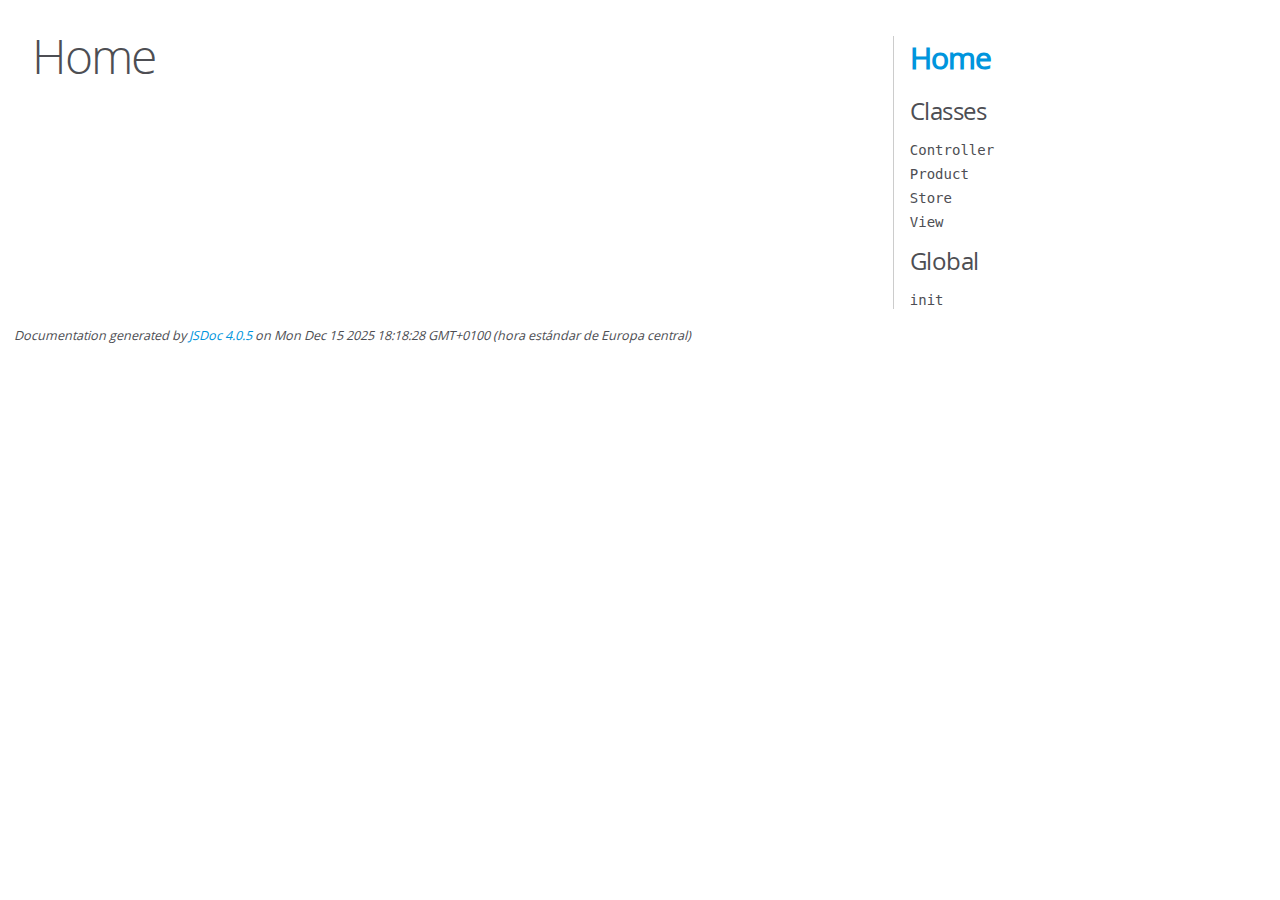
<file: docs/index.html>
<!DOCTYPE html>
<html lang="en">
<head>
    <meta charset="utf-8">
    <title>JSDoc: Home</title>

    <script src="scripts/prettify/prettify.js"> </script>
    <script src="scripts/prettify/lang-css.js"> </script>
    <!--[if lt IE 9]>
      <script src="//html5shiv.googlecode.com/svn/trunk/html5.js"></script>
    <![endif]-->
    <link type="text/css" rel="stylesheet" href="styles/prettify-tomorrow.css">
    <link type="text/css" rel="stylesheet" href="styles/jsdoc-default.css">
</head>

<body>

<div id="main">

    <h1 class="page-title">Home</h1>

    



    


    <h3> </h3>










    









</div>

<nav>
    <h2><a href="index.html">Home</a></h2><h3>Classes</h3><ul><li><a href="Controller.html">Controller</a></li><li><a href="Product.html">Product</a></li><li><a href="Store_Store.html">Store</a></li><li><a href="View.html">View</a></li></ul><h3>Global</h3><ul><li><a href="global.html#init">init</a></li></ul>
</nav>

<br class="clear">

<footer>
    Documentation generated by <a href="https://github.com/jsdoc/jsdoc">JSDoc 4.0.5</a> on Mon Dec 15 2025 18:18:28 GMT+0100 (hora estándar de Europa central)
</footer>

<script> prettyPrint(); </script>
<script src="scripts/linenumber.js"> </script>
</body>
</html>
</file>
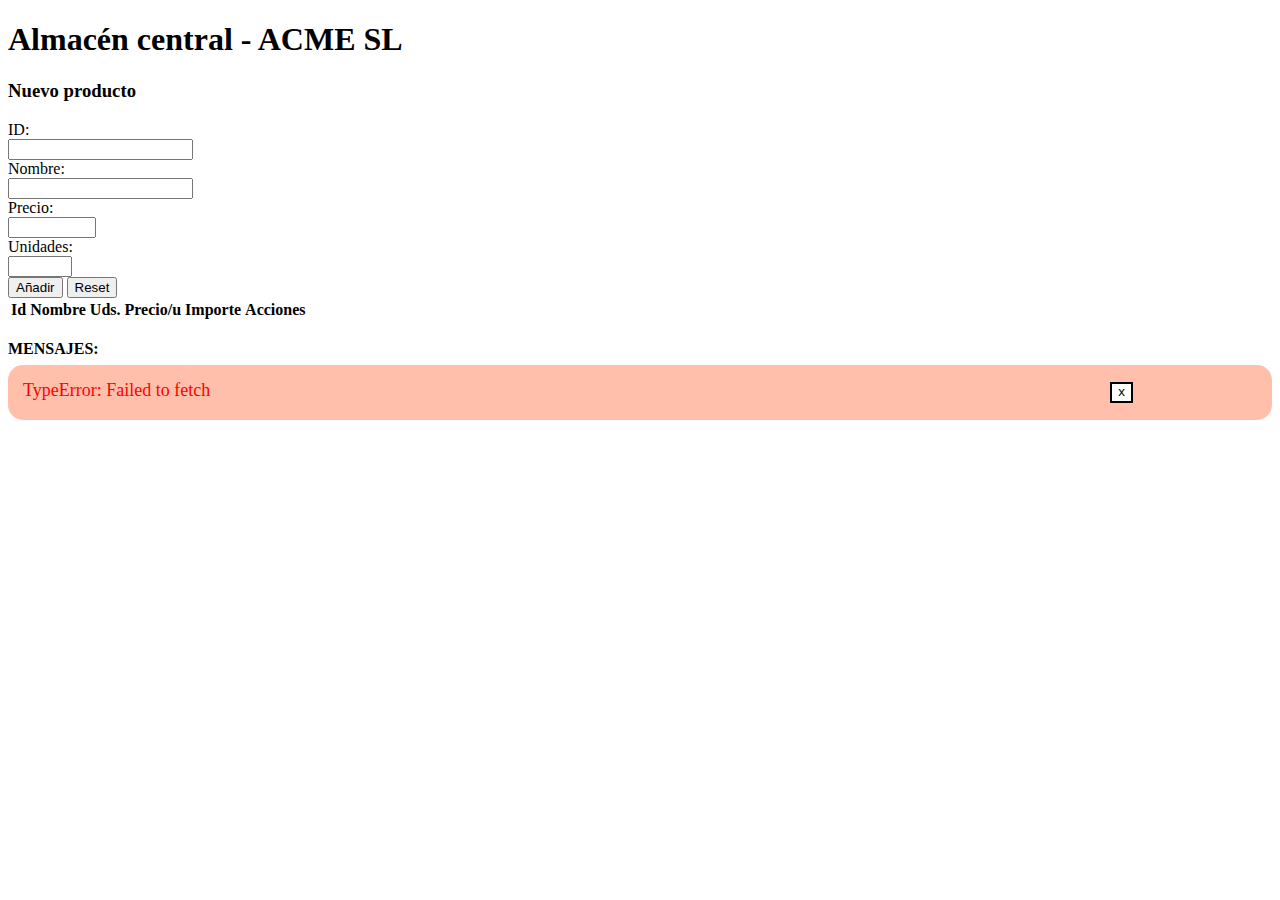
<file: src/index.html>
<!DOCTYPE html>
<html lang="en">
<head>
    <meta charset="UTF-8">
    <meta name="viewport" content="width=device-width, initial-scale=1.0">
    <title>Document</title>
    <link href="https://cdn.jsdelivr.net/npm/bootstrap@5.3.8/dist/css/bootstrap.min.css" rel="stylesheet" integrity="sha384-sRIl4kxILFvY47J16cr9ZwB07vP4J8+LH7qKQnuqkuIAvNWLzeN8tE5YBujZqJLB" crossorigin="anonymous">
    <link rel="stylesheet" href="https://cdn.jsdelivr.net/npm/bootstrap-icons@1.13.1/font/bootstrap-icons.min.css">
    <link href="css/style.css" rel="stylesheet">
</head>
<body>
    
    <div class="container">
        <h1>Almacén central - ACME SL</h1>
        
        <div class="col">
            <form id="newprod" class="border border-1 border-black p-2">
                <h3>Nuevo producto</h3>
                <label class="form-label" for="id">ID:</label><br><input type="text" id="id" class="form-control" pattern="^[A-Z]{3}-[0-9]{4}$" required><br>
                <label class="form-label" for="name">Nombre:</label><br><input type="text" id="name" class="form-control" minlength="5" maxlength="25" required><br>
                <label class="form-label" for="price">Precio:</label><br><input type="number" id="price" class="form-control" step="0.01" min="0.01" max="999.99" required><br>
                <label name="uds" class="form-label" for="units">Unidades:</label><br><input type="number" id="units" min="0" max="100" class="form-control"><br>
                <input type="submit" class="btn btn-primary" value="Añadir"></input>
                <input type="reset" class="btn btn-secondary" value="Reset"></input>
            </form>
        </div>
        

        <div class="row">
            <table class="table table-light table-striped table-hover" id="table">
                <thead class="table-dark">
                    <th>Id</th>
                    <th>Nombre</th>
                    <th>Uds.</th>
                    <th>Precio/u</th>
                    <th>Importe</th>
                    <th>Acciones</th>
                </thead>
                <tbody>
                    
                </tbody>
            </table>
        </div>
        <div id="total">
        </div>
        <br>
        <div id="messages">
            <strong>MENSAJES:</strong>
        </div>
    </div>
    
    <script src="https://cdn.jsdelivr.net/npm/bootstrap@5.3.8/dist/js/bootstrap.bundle.min.js" integrity="sha384-FKyoEForCGlyvwx9Hj09JcYn3nv7wiPVlz7YYwJrWVcXK/BmnVDxM+D2scQbITxI" crossorigin="anonymous"></script>
    
    <script src="index.js" type="module"></script>
</body>
</html>
</file>
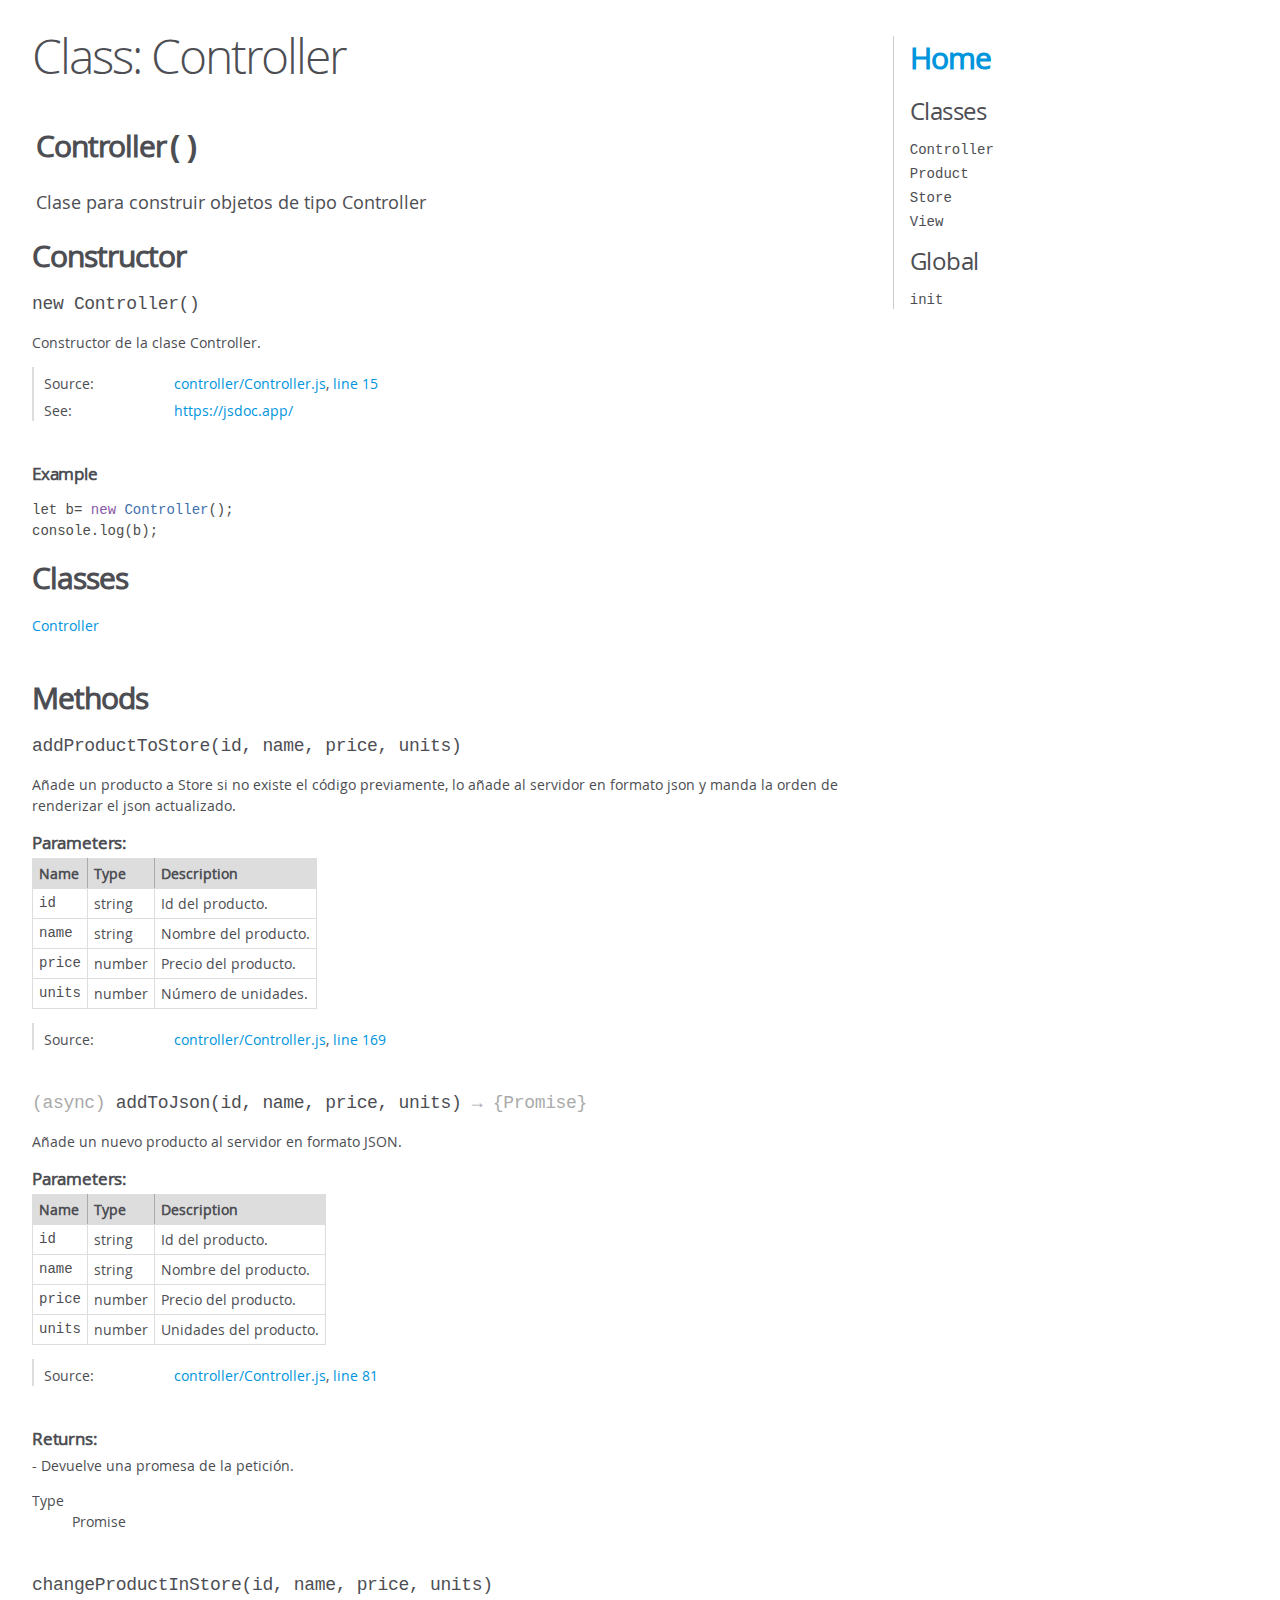
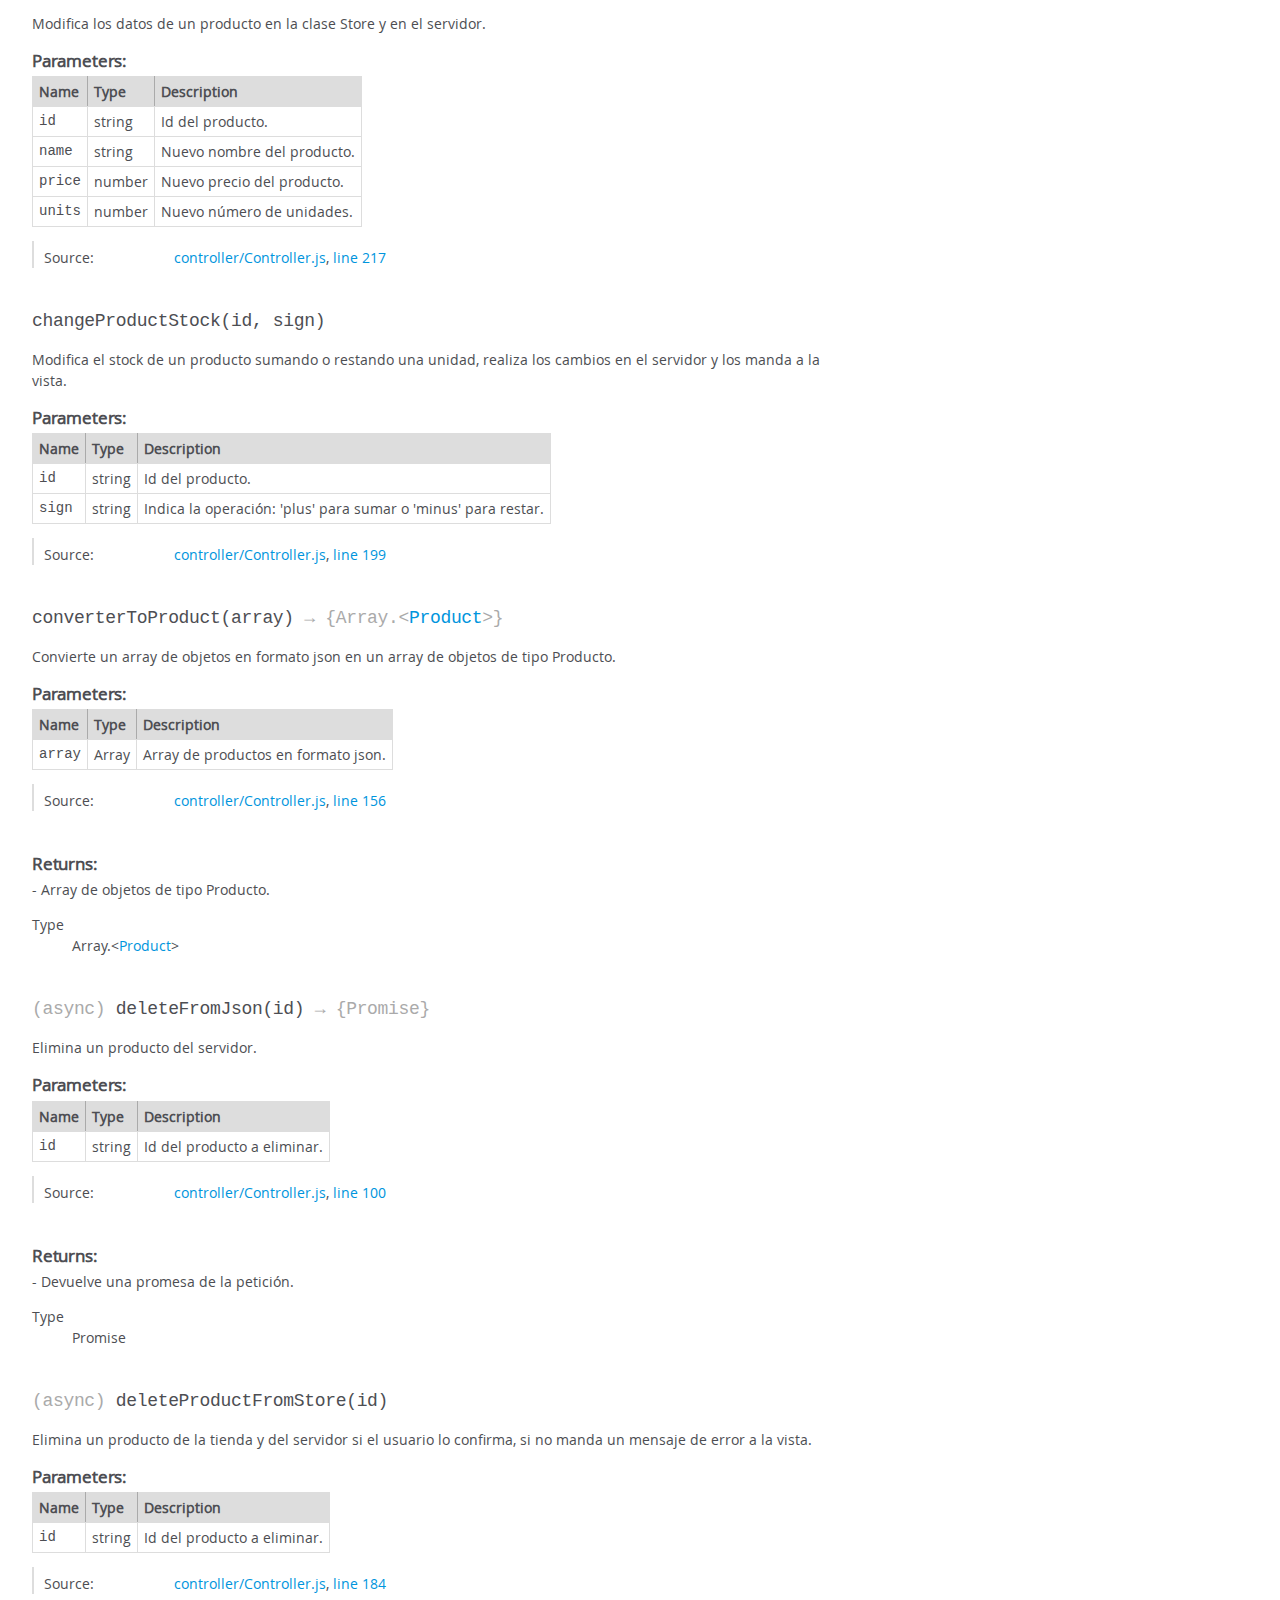
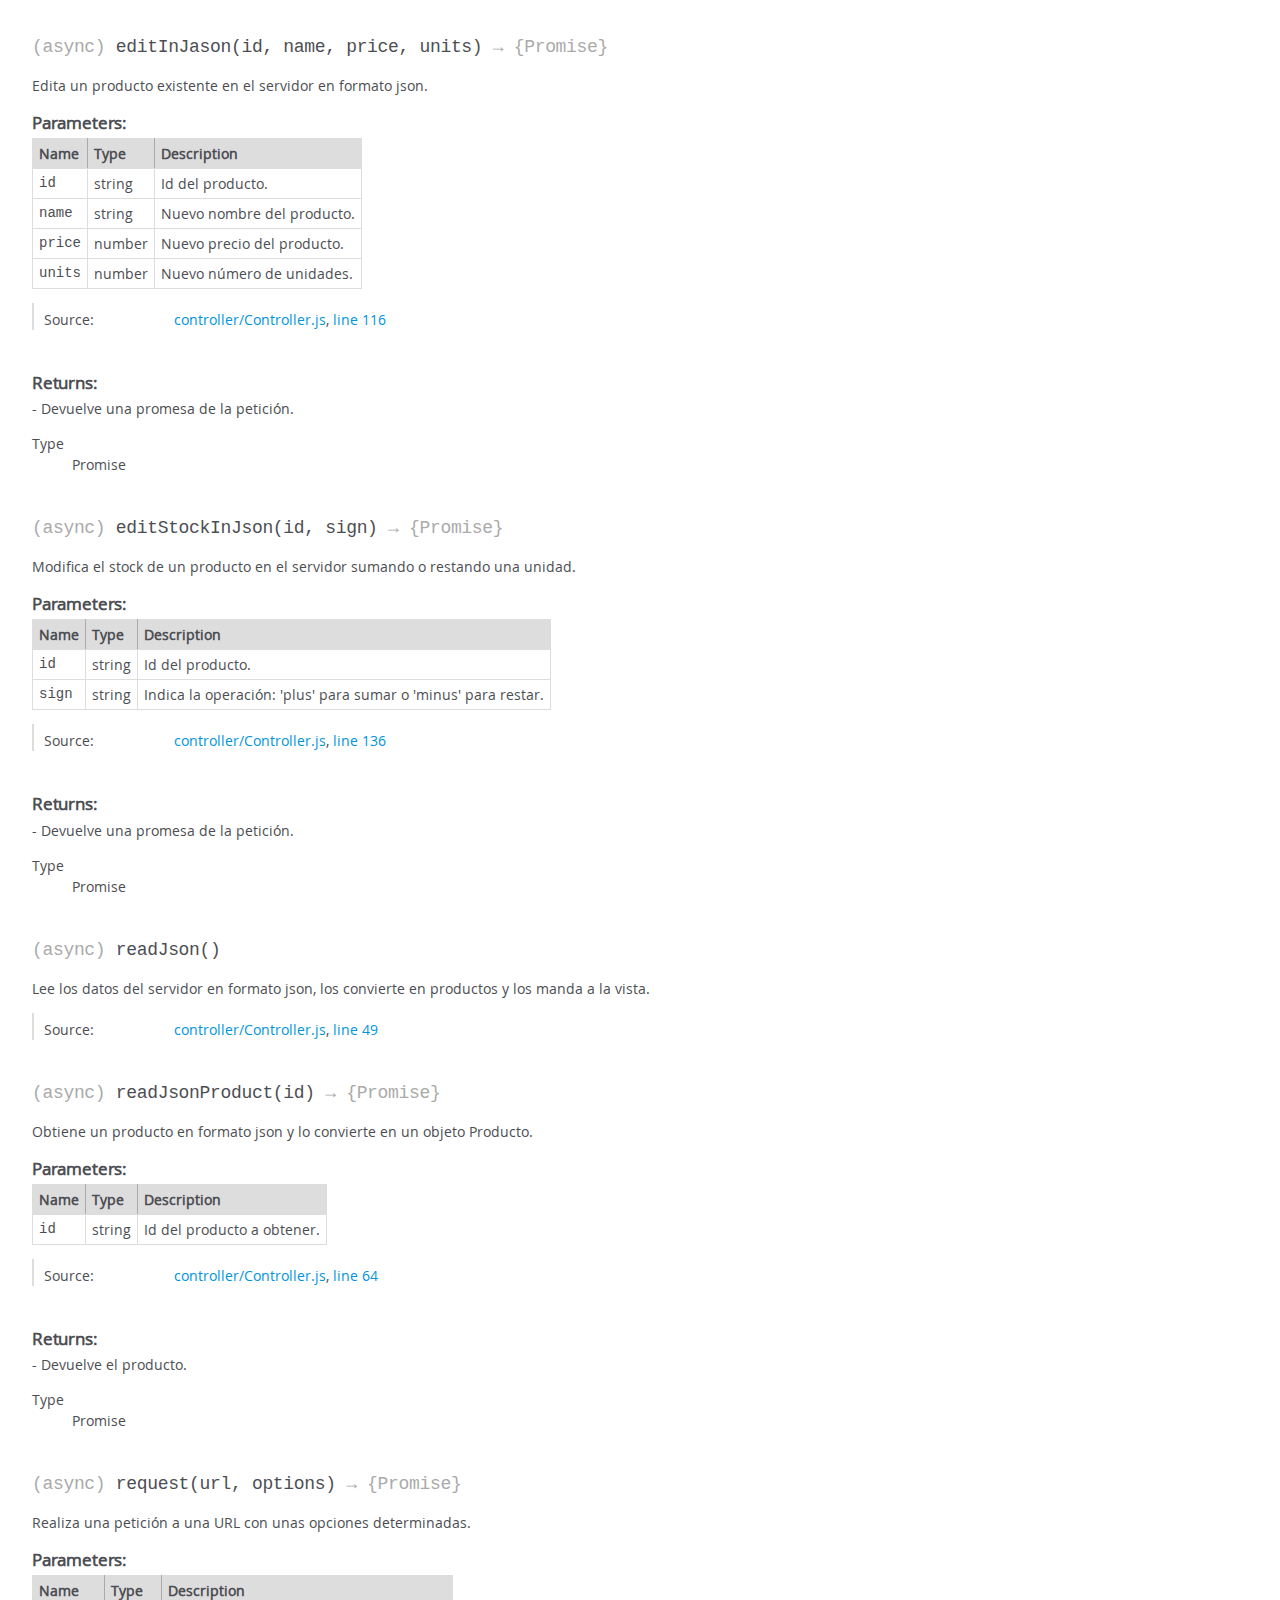
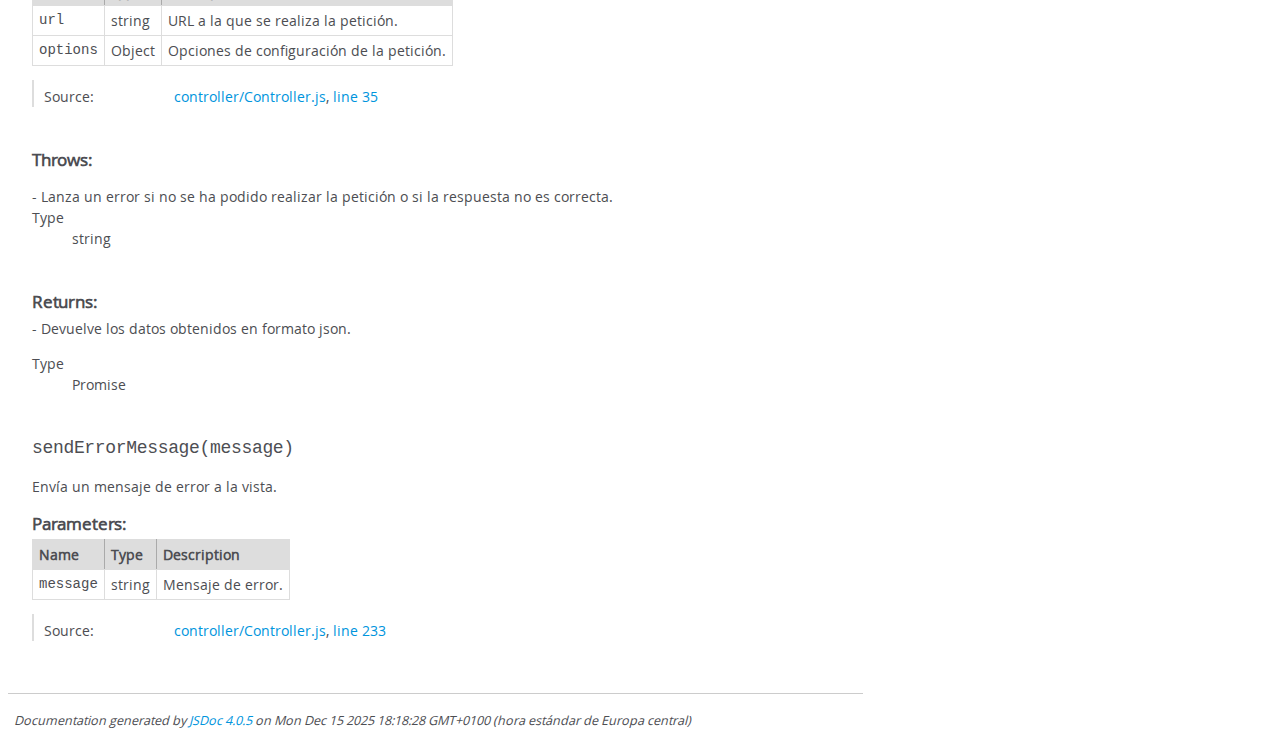
<file: docs/Controller.html>
<!DOCTYPE html>
<html lang="en">
<head>
    <meta charset="utf-8">
    <title>JSDoc: Class: Controller</title>

    <script src="scripts/prettify/prettify.js"> </script>
    <script src="scripts/prettify/lang-css.js"> </script>
    <!--[if lt IE 9]>
      <script src="//html5shiv.googlecode.com/svn/trunk/html5.js"></script>
    <![endif]-->
    <link type="text/css" rel="stylesheet" href="styles/prettify-tomorrow.css">
    <link type="text/css" rel="stylesheet" href="styles/jsdoc-default.css">
</head>

<body>

<div id="main">

    <h1 class="page-title">Class: Controller</h1>

    




<section>

<header>
    
        <h2><span class="attribs"><span class="type-signature"></span></span>Controller<span class="signature">()</span><span class="type-signature"></span></h2>
        
            <div class="class-description">Clase para construir objetos de tipo Controller</div>
        
    
</header>

<article>
    <div class="container-overview">
    
        

    
    <h2>Constructor</h2>
    

    
    <h4 class="name" id="Controller"><span class="type-signature"></span>new Controller<span class="signature">()</span><span class="type-signature"></span></h4>
    

    



<div class="description">
    Constructor de la clase Controller.
</div>













<dl class="details">

    

    

    

    

    

    

    

    

    

    

    

    

    
    <dt class="tag-source">Source:</dt>
    <dd class="tag-source"><ul class="dummy"><li>
        <a href="controller_Controller.js.html">controller/Controller.js</a>, <a href="controller_Controller.js.html#line15">line 15</a>
    </li></ul></dd>
    

    

    
    <dt class="tag-see">See:</dt>
    <dd class="tag-see">
        <ul>
            <li><a href="https://jsdoc.app/">https://jsdoc.app/</a></li>
        </ul>
    </dd>
    

    
</dl>



















    <h5>Example</h5>
    
    <pre class="prettyprint"><code>let b= new Controller();console.log(b);</code></pre>



    
    </div>

    

    

    
        <h3 class="subsection-title">Classes</h3>

        <dl>
            <dt><a href="Controller.html">Controller</a></dt>
            <dd></dd>
        </dl>
    

    

    

    

    

    
        <h3 class="subsection-title">Methods</h3>

        
            

    

    
    <h4 class="name" id="addProductToStore"><span class="type-signature"></span>addProductToStore<span class="signature">(id, name, price, units)</span><span class="type-signature"></span></h4>
    

    



<div class="description">
    Añade un producto a Store si no existe el código previamente, lo añade al servidor en formato json y manda la orden de renderizar el json actualizado.
</div>









    <h5>Parameters:</h5>
    

<table class="params">
    <thead>
    <tr>
        
        <th>Name</th>
        

        <th>Type</th>

        

        

        <th class="last">Description</th>
    </tr>
    </thead>

    <tbody>
    

        <tr>
            
                <td class="name"><code>id</code></td>
            

            <td class="type">
            
                
<span class="param-type">string</span>


            
            </td>

            

            

            <td class="description last">Id del producto.</td>
        </tr>

    

        <tr>
            
                <td class="name"><code>name</code></td>
            

            <td class="type">
            
                
<span class="param-type">string</span>


            
            </td>

            

            

            <td class="description last">Nombre del producto.</td>
        </tr>

    

        <tr>
            
                <td class="name"><code>price</code></td>
            

            <td class="type">
            
                
<span class="param-type">number</span>


            
            </td>

            

            

            <td class="description last">Precio del producto.</td>
        </tr>

    

        <tr>
            
                <td class="name"><code>units</code></td>
            

            <td class="type">
            
                
<span class="param-type">number</span>


            
            </td>

            

            

            <td class="description last">Número de unidades.</td>
        </tr>

    
    </tbody>
</table>






<dl class="details">

    

    

    

    

    

    

    

    

    

    

    

    

    
    <dt class="tag-source">Source:</dt>
    <dd class="tag-source"><ul class="dummy"><li>
        <a href="controller_Controller.js.html">controller/Controller.js</a>, <a href="controller_Controller.js.html#line169">line 169</a>
    </li></ul></dd>
    

    

    

    
</dl>




















        
            

    

    
    <h4 class="name" id="addToJson"><span class="type-signature">(async) </span>addToJson<span class="signature">(id, name, price, units)</span><span class="type-signature"> &rarr; {Promise}</span></h4>
    

    



<div class="description">
    Añade un nuevo producto al servidor en formato JSON.
</div>









    <h5>Parameters:</h5>
    

<table class="params">
    <thead>
    <tr>
        
        <th>Name</th>
        

        <th>Type</th>

        

        

        <th class="last">Description</th>
    </tr>
    </thead>

    <tbody>
    

        <tr>
            
                <td class="name"><code>id</code></td>
            

            <td class="type">
            
                
<span class="param-type">string</span>


            
            </td>

            

            

            <td class="description last">Id del producto.</td>
        </tr>

    

        <tr>
            
                <td class="name"><code>name</code></td>
            

            <td class="type">
            
                
<span class="param-type">string</span>


            
            </td>

            

            

            <td class="description last">Nombre del producto.</td>
        </tr>

    

        <tr>
            
                <td class="name"><code>price</code></td>
            

            <td class="type">
            
                
<span class="param-type">number</span>


            
            </td>

            

            

            <td class="description last">Precio del producto.</td>
        </tr>

    

        <tr>
            
                <td class="name"><code>units</code></td>
            

            <td class="type">
            
                
<span class="param-type">number</span>


            
            </td>

            

            

            <td class="description last">Unidades del producto.</td>
        </tr>

    
    </tbody>
</table>






<dl class="details">

    

    

    

    

    

    

    

    

    

    

    

    

    
    <dt class="tag-source">Source:</dt>
    <dd class="tag-source"><ul class="dummy"><li>
        <a href="controller_Controller.js.html">controller/Controller.js</a>, <a href="controller_Controller.js.html#line81">line 81</a>
    </li></ul></dd>
    

    

    

    
</dl>















<h5>Returns:</h5>

        
<div class="param-desc">
    - Devuelve una promesa de la petición.
</div>



<dl>
    <dt>
        Type
    </dt>
    <dd>
        
<span class="param-type">Promise</span>


    </dd>
</dl>

    





        
            

    

    
    <h4 class="name" id="changeProductInStore"><span class="type-signature"></span>changeProductInStore<span class="signature">(id, name, price, units)</span><span class="type-signature"></span></h4>
    

    



<div class="description">
    Modifica los datos de un producto en la clase Store y en el servidor.
</div>









    <h5>Parameters:</h5>
    

<table class="params">
    <thead>
    <tr>
        
        <th>Name</th>
        

        <th>Type</th>

        

        

        <th class="last">Description</th>
    </tr>
    </thead>

    <tbody>
    

        <tr>
            
                <td class="name"><code>id</code></td>
            

            <td class="type">
            
                
<span class="param-type">string</span>


            
            </td>

            

            

            <td class="description last">Id del producto.</td>
        </tr>

    

        <tr>
            
                <td class="name"><code>name</code></td>
            

            <td class="type">
            
                
<span class="param-type">string</span>


            
            </td>

            

            

            <td class="description last">Nuevo nombre del producto.</td>
        </tr>

    

        <tr>
            
                <td class="name"><code>price</code></td>
            

            <td class="type">
            
                
<span class="param-type">number</span>


            
            </td>

            

            

            <td class="description last">Nuevo precio del producto.</td>
        </tr>

    

        <tr>
            
                <td class="name"><code>units</code></td>
            

            <td class="type">
            
                
<span class="param-type">number</span>


            
            </td>

            

            

            <td class="description last">Nuevo número de unidades.</td>
        </tr>

    
    </tbody>
</table>






<dl class="details">

    

    

    

    

    

    

    

    

    

    

    

    

    
    <dt class="tag-source">Source:</dt>
    <dd class="tag-source"><ul class="dummy"><li>
        <a href="controller_Controller.js.html">controller/Controller.js</a>, <a href="controller_Controller.js.html#line217">line 217</a>
    </li></ul></dd>
    

    

    

    
</dl>




















        
            

    

    
    <h4 class="name" id="changeProductStock"><span class="type-signature"></span>changeProductStock<span class="signature">(id, sign)</span><span class="type-signature"></span></h4>
    

    



<div class="description">
    Modifica el stock de un producto sumando o restando una unidad, realiza los cambios en el servidor y los manda a la vista.
</div>









    <h5>Parameters:</h5>
    

<table class="params">
    <thead>
    <tr>
        
        <th>Name</th>
        

        <th>Type</th>

        

        

        <th class="last">Description</th>
    </tr>
    </thead>

    <tbody>
    

        <tr>
            
                <td class="name"><code>id</code></td>
            

            <td class="type">
            
                
<span class="param-type">string</span>


            
            </td>

            

            

            <td class="description last">Id del producto.</td>
        </tr>

    

        <tr>
            
                <td class="name"><code>sign</code></td>
            

            <td class="type">
            
                
<span class="param-type">string</span>


            
            </td>

            

            

            <td class="description last">Indica la operación: 'plus' para sumar o 'minus' para restar.</td>
        </tr>

    
    </tbody>
</table>






<dl class="details">

    

    

    

    

    

    

    

    

    

    

    

    

    
    <dt class="tag-source">Source:</dt>
    <dd class="tag-source"><ul class="dummy"><li>
        <a href="controller_Controller.js.html">controller/Controller.js</a>, <a href="controller_Controller.js.html#line199">line 199</a>
    </li></ul></dd>
    

    

    

    
</dl>




















        
            

    

    
    <h4 class="name" id="converterToProduct"><span class="type-signature"></span>converterToProduct<span class="signature">(array)</span><span class="type-signature"> &rarr; {Array.&lt;<a href="Product.html">Product</a>>}</span></h4>
    

    



<div class="description">
    Convierte un array de objetos en formato json en un array de objetos de tipo Producto.
</div>









    <h5>Parameters:</h5>
    

<table class="params">
    <thead>
    <tr>
        
        <th>Name</th>
        

        <th>Type</th>

        

        

        <th class="last">Description</th>
    </tr>
    </thead>

    <tbody>
    

        <tr>
            
                <td class="name"><code>array</code></td>
            

            <td class="type">
            
                
<span class="param-type">Array</span>


            
            </td>

            

            

            <td class="description last">Array de productos en formato json.</td>
        </tr>

    
    </tbody>
</table>






<dl class="details">

    

    

    

    

    

    

    

    

    

    

    

    

    
    <dt class="tag-source">Source:</dt>
    <dd class="tag-source"><ul class="dummy"><li>
        <a href="controller_Controller.js.html">controller/Controller.js</a>, <a href="controller_Controller.js.html#line156">line 156</a>
    </li></ul></dd>
    

    

    

    
</dl>















<h5>Returns:</h5>

        
<div class="param-desc">
    - Array de objetos de tipo Producto.
</div>



<dl>
    <dt>
        Type
    </dt>
    <dd>
        
<span class="param-type">Array.&lt;<a href="Product.html">Product</a>></span>


    </dd>
</dl>

    





        
            

    

    
    <h4 class="name" id="deleteFromJson"><span class="type-signature">(async) </span>deleteFromJson<span class="signature">(id)</span><span class="type-signature"> &rarr; {Promise}</span></h4>
    

    



<div class="description">
    Elimina un producto del servidor.
</div>









    <h5>Parameters:</h5>
    

<table class="params">
    <thead>
    <tr>
        
        <th>Name</th>
        

        <th>Type</th>

        

        

        <th class="last">Description</th>
    </tr>
    </thead>

    <tbody>
    

        <tr>
            
                <td class="name"><code>id</code></td>
            

            <td class="type">
            
                
<span class="param-type">string</span>


            
            </td>

            

            

            <td class="description last">Id del producto a eliminar.</td>
        </tr>

    
    </tbody>
</table>






<dl class="details">

    

    

    

    

    

    

    

    

    

    

    

    

    
    <dt class="tag-source">Source:</dt>
    <dd class="tag-source"><ul class="dummy"><li>
        <a href="controller_Controller.js.html">controller/Controller.js</a>, <a href="controller_Controller.js.html#line100">line 100</a>
    </li></ul></dd>
    

    

    

    
</dl>















<h5>Returns:</h5>

        
<div class="param-desc">
    - Devuelve una promesa de la petición.
</div>



<dl>
    <dt>
        Type
    </dt>
    <dd>
        
<span class="param-type">Promise</span>


    </dd>
</dl>

    





        
            

    

    
    <h4 class="name" id="deleteProductFromStore"><span class="type-signature">(async) </span>deleteProductFromStore<span class="signature">(id)</span><span class="type-signature"></span></h4>
    

    



<div class="description">
    Elimina un producto de la tienda y del servidor si el usuario lo confirma, si no manda un mensaje de error a la vista.
</div>









    <h5>Parameters:</h5>
    

<table class="params">
    <thead>
    <tr>
        
        <th>Name</th>
        

        <th>Type</th>

        

        

        <th class="last">Description</th>
    </tr>
    </thead>

    <tbody>
    

        <tr>
            
                <td class="name"><code>id</code></td>
            

            <td class="type">
            
                
<span class="param-type">string</span>


            
            </td>

            

            

            <td class="description last">Id del producto a eliminar.</td>
        </tr>

    
    </tbody>
</table>






<dl class="details">

    

    

    

    

    

    

    

    

    

    

    

    

    
    <dt class="tag-source">Source:</dt>
    <dd class="tag-source"><ul class="dummy"><li>
        <a href="controller_Controller.js.html">controller/Controller.js</a>, <a href="controller_Controller.js.html#line184">line 184</a>
    </li></ul></dd>
    

    

    

    
</dl>




















        
            

    

    
    <h4 class="name" id="editInJason"><span class="type-signature">(async) </span>editInJason<span class="signature">(id, name, price, units)</span><span class="type-signature"> &rarr; {Promise}</span></h4>
    

    



<div class="description">
    Edita un producto existente en el servidor en formato json.
</div>









    <h5>Parameters:</h5>
    

<table class="params">
    <thead>
    <tr>
        
        <th>Name</th>
        

        <th>Type</th>

        

        

        <th class="last">Description</th>
    </tr>
    </thead>

    <tbody>
    

        <tr>
            
                <td class="name"><code>id</code></td>
            

            <td class="type">
            
                
<span class="param-type">string</span>


            
            </td>

            

            

            <td class="description last">Id del producto.</td>
        </tr>

    

        <tr>
            
                <td class="name"><code>name</code></td>
            

            <td class="type">
            
                
<span class="param-type">string</span>


            
            </td>

            

            

            <td class="description last">Nuevo nombre del producto.</td>
        </tr>

    

        <tr>
            
                <td class="name"><code>price</code></td>
            

            <td class="type">
            
                
<span class="param-type">number</span>


            
            </td>

            

            

            <td class="description last">Nuevo precio del producto.</td>
        </tr>

    

        <tr>
            
                <td class="name"><code>units</code></td>
            

            <td class="type">
            
                
<span class="param-type">number</span>


            
            </td>

            

            

            <td class="description last">Nuevo número de unidades.</td>
        </tr>

    
    </tbody>
</table>






<dl class="details">

    

    

    

    

    

    

    

    

    

    

    

    

    
    <dt class="tag-source">Source:</dt>
    <dd class="tag-source"><ul class="dummy"><li>
        <a href="controller_Controller.js.html">controller/Controller.js</a>, <a href="controller_Controller.js.html#line116">line 116</a>
    </li></ul></dd>
    

    

    

    
</dl>















<h5>Returns:</h5>

        
<div class="param-desc">
    - Devuelve una promesa de la petición.
</div>



<dl>
    <dt>
        Type
    </dt>
    <dd>
        
<span class="param-type">Promise</span>


    </dd>
</dl>

    





        
            

    

    
    <h4 class="name" id="editStockInJson"><span class="type-signature">(async) </span>editStockInJson<span class="signature">(id, sign)</span><span class="type-signature"> &rarr; {Promise}</span></h4>
    

    



<div class="description">
    Modifica el stock de un producto en el servidor sumando o restando una unidad.
</div>









    <h5>Parameters:</h5>
    

<table class="params">
    <thead>
    <tr>
        
        <th>Name</th>
        

        <th>Type</th>

        

        

        <th class="last">Description</th>
    </tr>
    </thead>

    <tbody>
    

        <tr>
            
                <td class="name"><code>id</code></td>
            

            <td class="type">
            
                
<span class="param-type">string</span>


            
            </td>

            

            

            <td class="description last">Id del producto.</td>
        </tr>

    

        <tr>
            
                <td class="name"><code>sign</code></td>
            

            <td class="type">
            
                
<span class="param-type">string</span>


            
            </td>

            

            

            <td class="description last">Indica la operación: 'plus' para sumar o 'minus' para restar.</td>
        </tr>

    
    </tbody>
</table>






<dl class="details">

    

    

    

    

    

    

    

    

    

    

    

    

    
    <dt class="tag-source">Source:</dt>
    <dd class="tag-source"><ul class="dummy"><li>
        <a href="controller_Controller.js.html">controller/Controller.js</a>, <a href="controller_Controller.js.html#line136">line 136</a>
    </li></ul></dd>
    

    

    

    
</dl>















<h5>Returns:</h5>

        
<div class="param-desc">
    - Devuelve una promesa de la petición.
</div>



<dl>
    <dt>
        Type
    </dt>
    <dd>
        
<span class="param-type">Promise</span>


    </dd>
</dl>

    





        
            

    

    
    <h4 class="name" id="readJson"><span class="type-signature">(async) </span>readJson<span class="signature">()</span><span class="type-signature"></span></h4>
    

    



<div class="description">
    Lee los datos del servidor en formato json, los convierte en productos y los manda a la vista.
</div>













<dl class="details">

    

    

    

    

    

    

    

    

    

    

    

    

    
    <dt class="tag-source">Source:</dt>
    <dd class="tag-source"><ul class="dummy"><li>
        <a href="controller_Controller.js.html">controller/Controller.js</a>, <a href="controller_Controller.js.html#line49">line 49</a>
    </li></ul></dd>
    

    

    

    
</dl>




















        
            

    

    
    <h4 class="name" id="readJsonProduct"><span class="type-signature">(async) </span>readJsonProduct<span class="signature">(id)</span><span class="type-signature"> &rarr; {Promise}</span></h4>
    

    



<div class="description">
    Obtiene un producto en formato json y lo convierte en un objeto Producto.
</div>









    <h5>Parameters:</h5>
    

<table class="params">
    <thead>
    <tr>
        
        <th>Name</th>
        

        <th>Type</th>

        

        

        <th class="last">Description</th>
    </tr>
    </thead>

    <tbody>
    

        <tr>
            
                <td class="name"><code>id</code></td>
            

            <td class="type">
            
                
<span class="param-type">string</span>


            
            </td>

            

            

            <td class="description last">Id del producto a obtener.</td>
        </tr>

    
    </tbody>
</table>






<dl class="details">

    

    

    

    

    

    

    

    

    

    

    

    

    
    <dt class="tag-source">Source:</dt>
    <dd class="tag-source"><ul class="dummy"><li>
        <a href="controller_Controller.js.html">controller/Controller.js</a>, <a href="controller_Controller.js.html#line64">line 64</a>
    </li></ul></dd>
    

    

    

    
</dl>















<h5>Returns:</h5>

        
<div class="param-desc">
    - Devuelve el producto.
</div>



<dl>
    <dt>
        Type
    </dt>
    <dd>
        
<span class="param-type">Promise</span>


    </dd>
</dl>

    





        
            

    

    
    <h4 class="name" id="request"><span class="type-signature">(async) </span>request<span class="signature">(url, options)</span><span class="type-signature"> &rarr; {Promise}</span></h4>
    

    



<div class="description">
    Realiza una petición a una URL con unas opciones determinadas.
</div>









    <h5>Parameters:</h5>
    

<table class="params">
    <thead>
    <tr>
        
        <th>Name</th>
        

        <th>Type</th>

        

        

        <th class="last">Description</th>
    </tr>
    </thead>

    <tbody>
    

        <tr>
            
                <td class="name"><code>url</code></td>
            

            <td class="type">
            
                
<span class="param-type">string</span>


            
            </td>

            

            

            <td class="description last">URL a la que se realiza la petición.</td>
        </tr>

    

        <tr>
            
                <td class="name"><code>options</code></td>
            

            <td class="type">
            
                
<span class="param-type">Object</span>


            
            </td>

            

            

            <td class="description last">Opciones de configuración de la petición.</td>
        </tr>

    
    </tbody>
</table>






<dl class="details">

    

    

    

    

    

    

    

    

    

    

    

    

    
    <dt class="tag-source">Source:</dt>
    <dd class="tag-source"><ul class="dummy"><li>
        <a href="controller_Controller.js.html">controller/Controller.js</a>, <a href="controller_Controller.js.html#line35">line 35</a>
    </li></ul></dd>
    

    

    

    
</dl>













<h5>Throws:</h5>

        

<dl>
    <dt>
        <div class="param-desc">
        - Lanza un error si no se ha podido realizar la petición o si la respuesta no es correcta.
        </div>
    </dt>
    <dd></dd>
    <dt>
        <dl>
            <dt>
                Type
            </dt>
            <dd>
                
<span class="param-type">string</span>


            </dd>
        </dl>
    </dt>
    <dd></dd>
</dl>


    


<h5>Returns:</h5>

        
<div class="param-desc">
    - Devuelve los datos obtenidos en formato json.
</div>



<dl>
    <dt>
        Type
    </dt>
    <dd>
        
<span class="param-type">Promise</span>


    </dd>
</dl>

    





        
            

    

    
    <h4 class="name" id="sendErrorMessage"><span class="type-signature"></span>sendErrorMessage<span class="signature">(message)</span><span class="type-signature"></span></h4>
    

    



<div class="description">
    Envía un mensaje de error a la vista.
</div>









    <h5>Parameters:</h5>
    

<table class="params">
    <thead>
    <tr>
        
        <th>Name</th>
        

        <th>Type</th>

        

        

        <th class="last">Description</th>
    </tr>
    </thead>

    <tbody>
    

        <tr>
            
                <td class="name"><code>message</code></td>
            

            <td class="type">
            
                
<span class="param-type">string</span>


            
            </td>

            

            

            <td class="description last">Mensaje de error.</td>
        </tr>

    
    </tbody>
</table>






<dl class="details">

    

    

    

    

    

    

    

    

    

    

    

    

    
    <dt class="tag-source">Source:</dt>
    <dd class="tag-source"><ul class="dummy"><li>
        <a href="controller_Controller.js.html">controller/Controller.js</a>, <a href="controller_Controller.js.html#line233">line 233</a>
    </li></ul></dd>
    

    

    

    
</dl>




















        
    

    

    
</article>

</section>




</div>

<nav>
    <h2><a href="index.html">Home</a></h2><h3>Classes</h3><ul><li><a href="Controller.html">Controller</a></li><li><a href="Product.html">Product</a></li><li><a href="Store_Store.html">Store</a></li><li><a href="View.html">View</a></li></ul><h3>Global</h3><ul><li><a href="global.html#init">init</a></li></ul>
</nav>

<br class="clear">

<footer>
    Documentation generated by <a href="https://github.com/jsdoc/jsdoc">JSDoc 4.0.5</a> on Mon Dec 15 2025 18:18:28 GMT+0100 (hora estándar de Europa central)
</footer>

<script> prettyPrint(); </script>
<script src="scripts/linenumber.js"> </script>
</body>
</html>
</file>
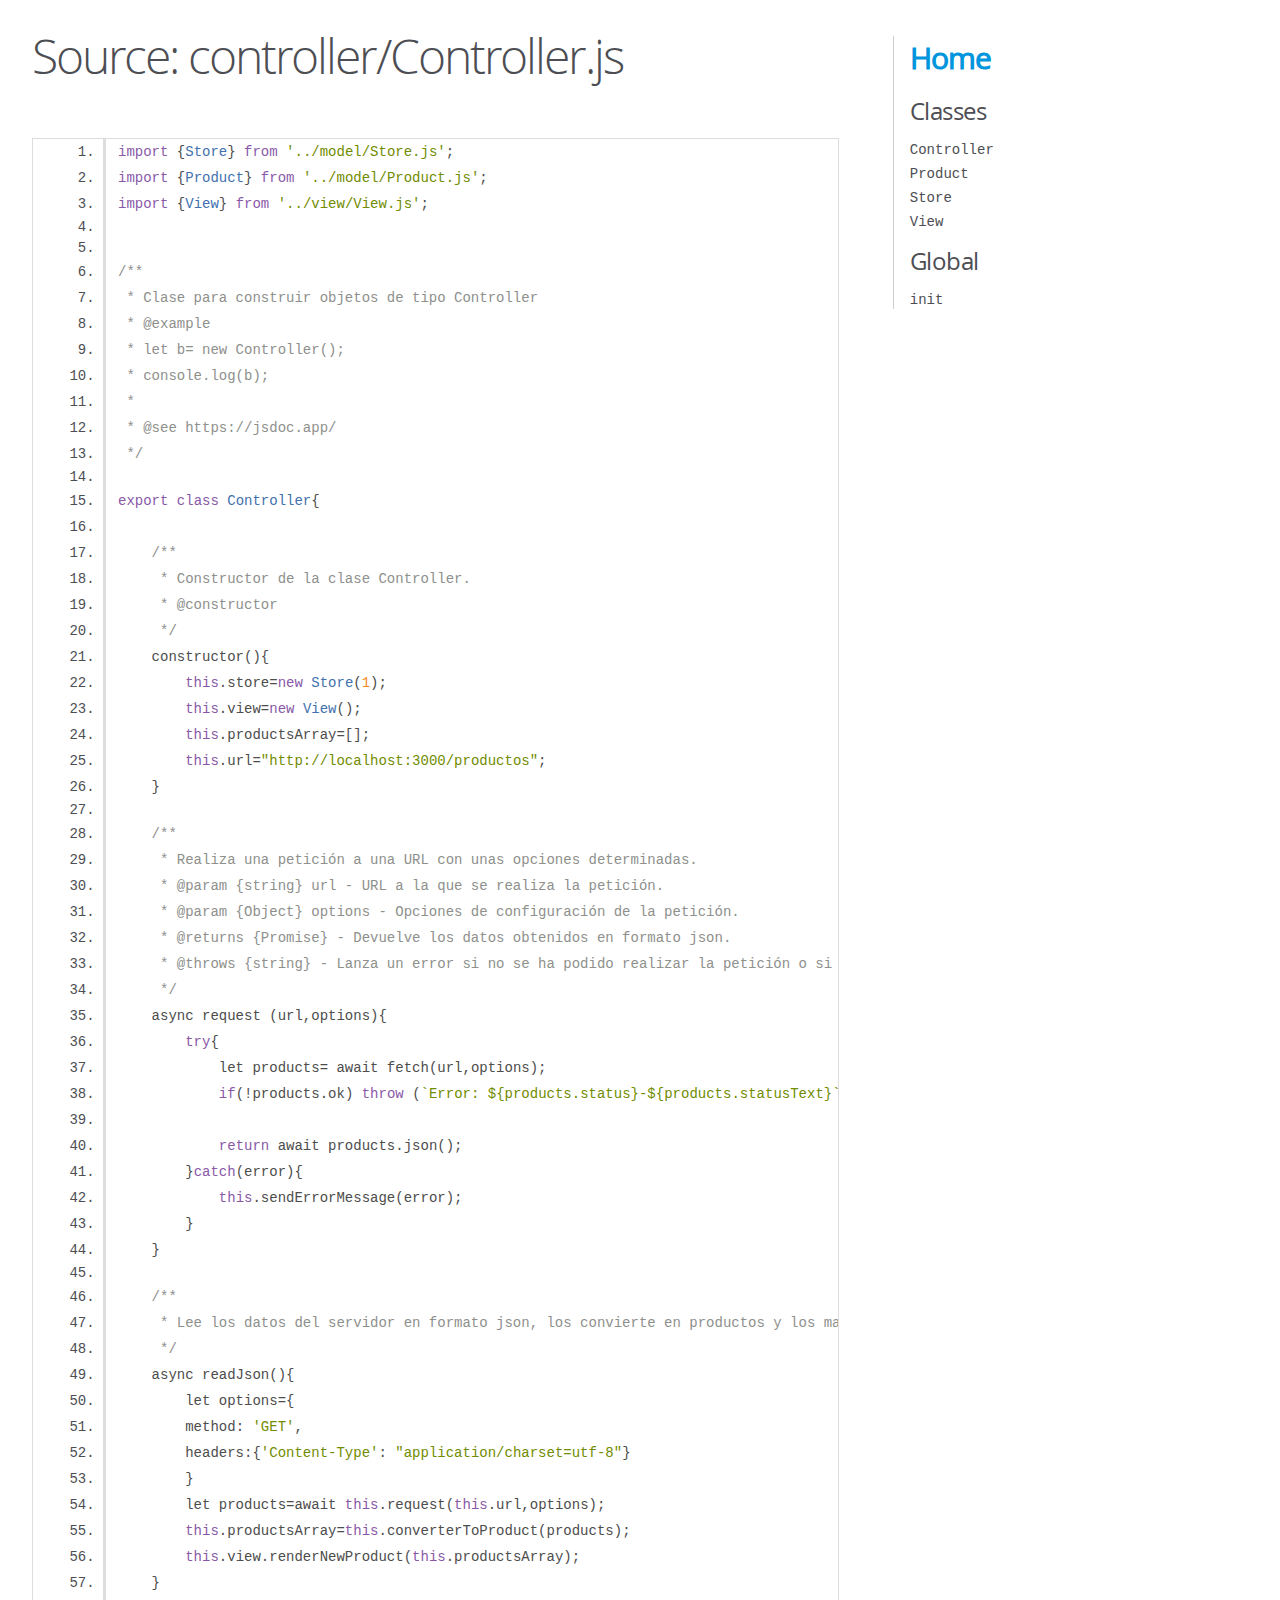
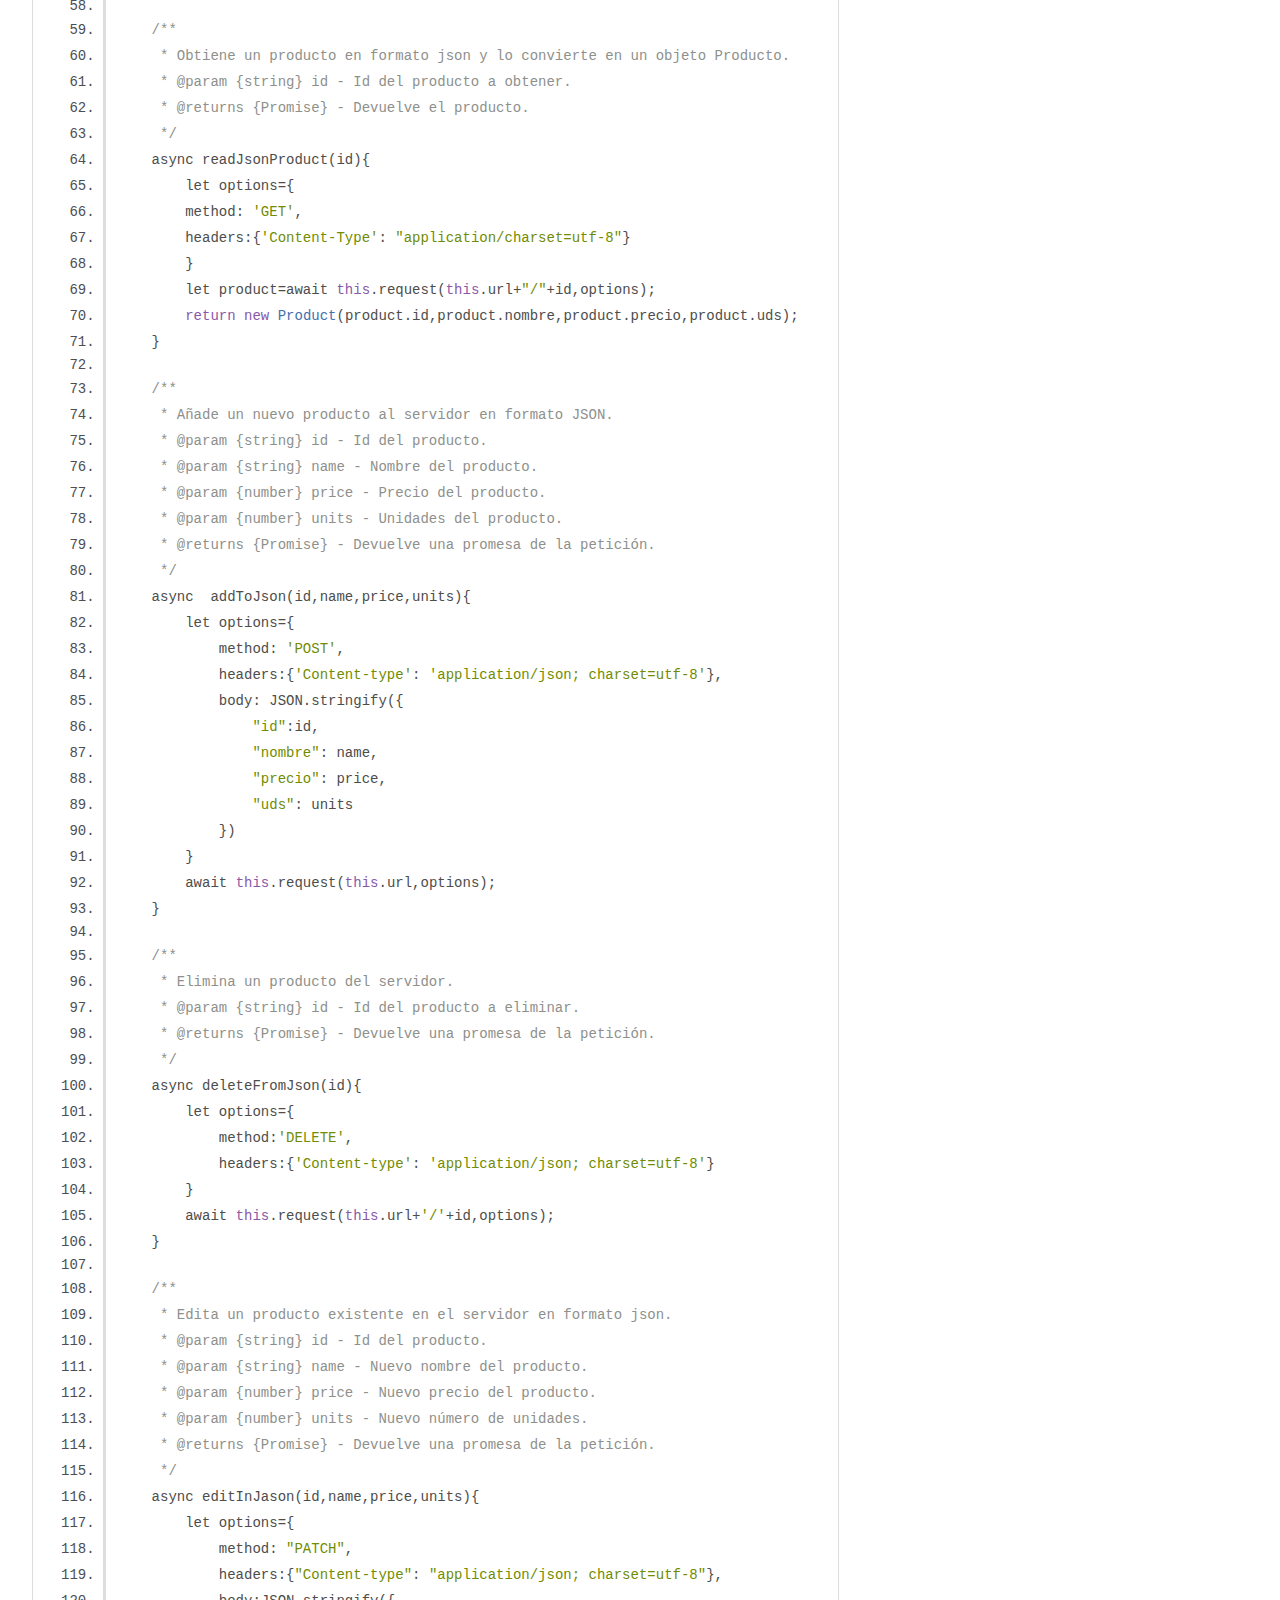
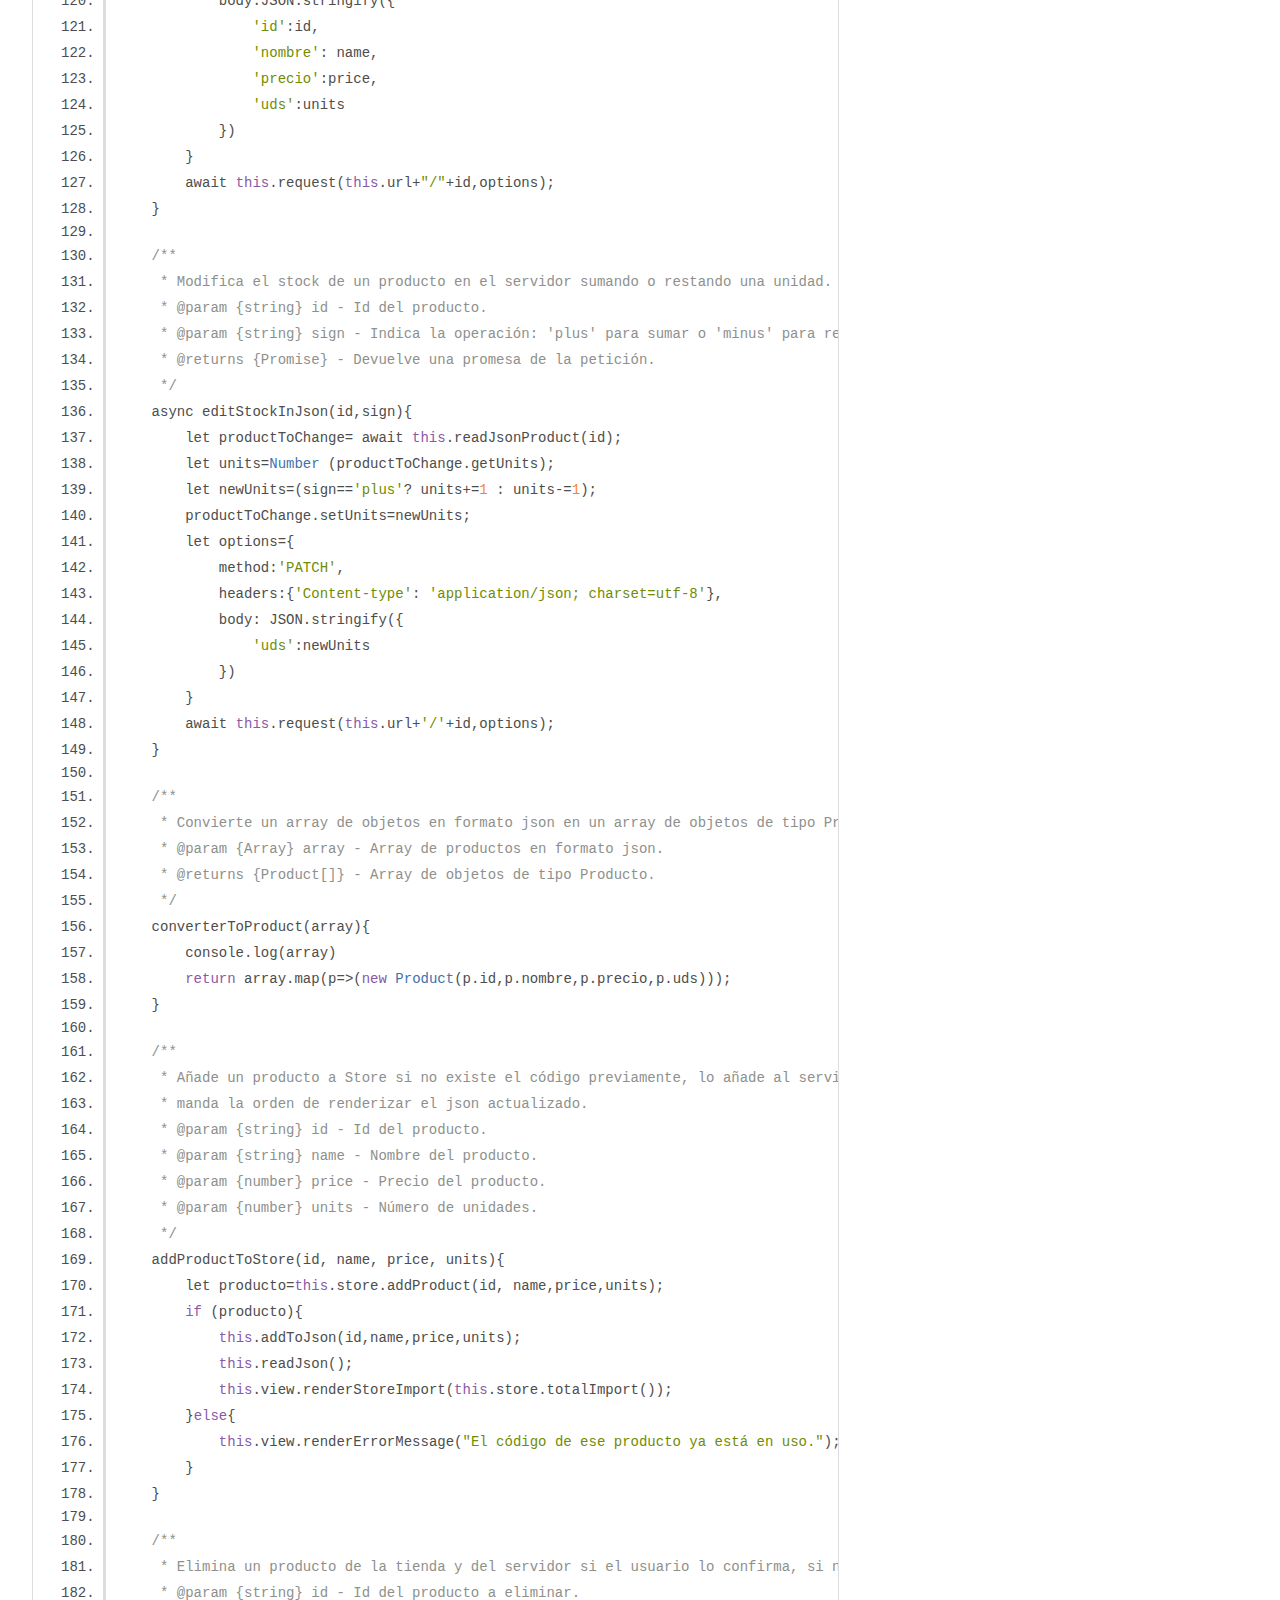
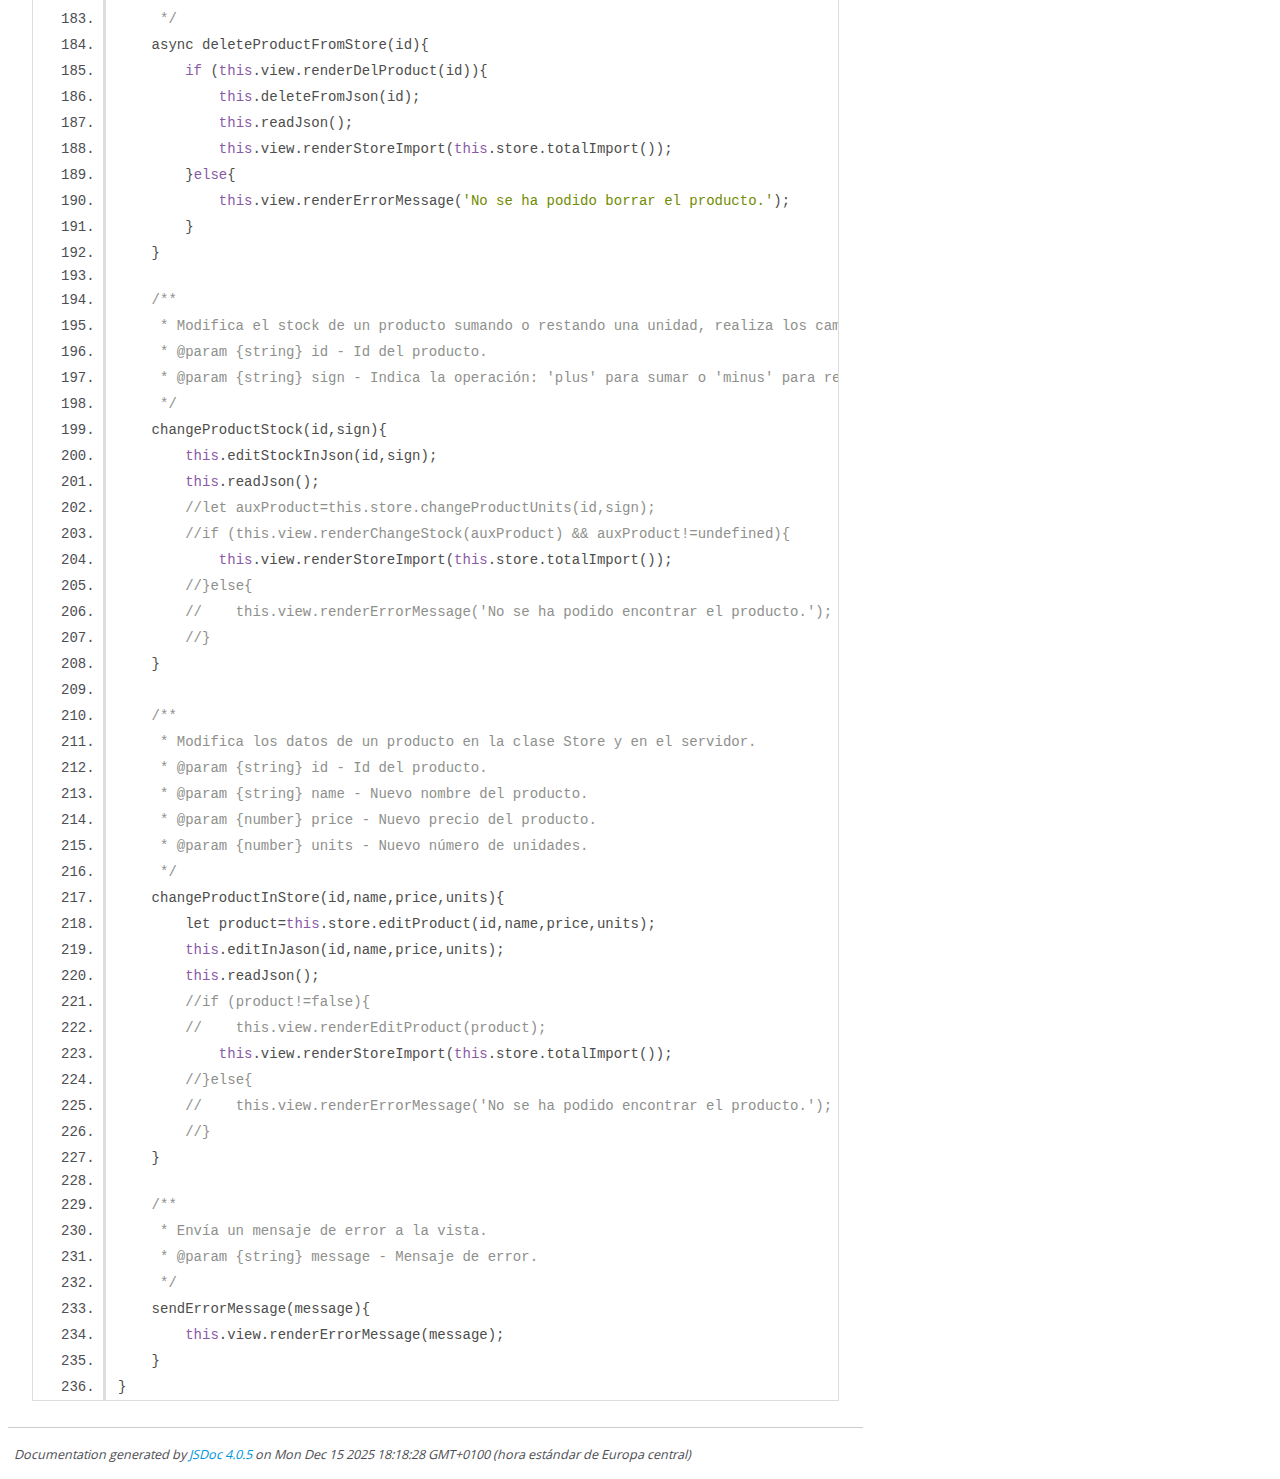
<file: docs/controller_Controller.js.html>
<!DOCTYPE html>
<html lang="en">
<head>
    <meta charset="utf-8">
    <title>JSDoc: Source: controller/Controller.js</title>

    <script src="scripts/prettify/prettify.js"> </script>
    <script src="scripts/prettify/lang-css.js"> </script>
    <!--[if lt IE 9]>
      <script src="//html5shiv.googlecode.com/svn/trunk/html5.js"></script>
    <![endif]-->
    <link type="text/css" rel="stylesheet" href="styles/prettify-tomorrow.css">
    <link type="text/css" rel="stylesheet" href="styles/jsdoc-default.css">
</head>

<body>

<div id="main">

    <h1 class="page-title">Source: controller/Controller.js</h1>

    



    
    <section>
        <article>
            <pre class="prettyprint source linenums"><code>import {Store} from '../model/Store.js';
import {Product} from '../model/Product.js';
import {View} from '../view/View.js';


/**
 * Clase para construir objetos de tipo Controller
 * @example
 * let b= new Controller();
 * console.log(b);
 * 
 * @see https://jsdoc.app/
 */

export class Controller{
    
    /**
     * Constructor de la clase Controller.
     * @constructor
     */
    constructor(){
        this.store=new Store(1);
        this.view=new View();
        this.productsArray=[];
        this.url="http://localhost:3000/productos";
    }

    /**
     * Realiza una petición a una URL con unas opciones determinadas.
     * @param {string} url - URL a la que se realiza la petición.
     * @param {Object} options - Opciones de configuración de la petición.
     * @returns {Promise} - Devuelve los datos obtenidos en formato json.
     * @throws {string} - Lanza un error si no se ha podido realizar la petición o si la respuesta no es correcta.
     */
    async request (url,options){
        try{
            let products= await fetch(url,options);
            if(!products.ok) throw (`Error: ${products.status}-${products.statusText}`);
            
            return await products.json();
        }catch(error){
            this.sendErrorMessage(error);
        }
    }

    /**
     * Lee los datos del servidor en formato json, los convierte en productos y los manda a la vista.
     */
    async readJson(){  
        let options={
        method: 'GET', 
        headers:{'Content-Type': "application/charset=utf-8"}
        }
        let products=await this.request(this.url,options);
        this.productsArray=this.converterToProduct(products);
        this.view.renderNewProduct(this.productsArray);
    }

    /**
     * Obtiene un producto en formato json y lo convierte en un objeto Producto.
     * @param {string} id - Id del producto a obtener.
     * @returns {Promise} - Devuelve el producto.
     */
    async readJsonProduct(id){  
        let options={
        method: 'GET', 
        headers:{'Content-Type': "application/charset=utf-8"}
        }
        let product=await this.request(this.url+"/"+id,options);
        return new Product(product.id,product.nombre,product.precio,product.uds);
    }

    /**
     * Añade un nuevo producto al servidor en formato JSON.
     * @param {string} id - Id del producto.
     * @param {string} name - Nombre del producto.
     * @param {number} price - Precio del producto.
     * @param {number} units - Unidades del producto.
     * @returns {Promise} - Devuelve una promesa de la petición.
     */
    async  addToJson(id,name,price,units){
        let options={
            method: 'POST',
            headers:{'Content-type': 'application/json; charset=utf-8'},
            body: JSON.stringify({
                "id":id,
                "nombre": name,
                "precio": price,
                "uds": units
            })
        }
        await this.request(this.url,options);
    }

    /**
     * Elimina un producto del servidor.
     * @param {string} id - Id del producto a eliminar.
     * @returns {Promise} - Devuelve una promesa de la petición.
     */
    async deleteFromJson(id){
        let options={
            method:'DELETE',
            headers:{'Content-type': 'application/json; charset=utf-8'}
        }
        await this.request(this.url+'/'+id,options);
    }

    /**
     * Edita un producto existente en el servidor en formato json.
     * @param {string} id - Id del producto.
     * @param {string} name - Nuevo nombre del producto.
     * @param {number} price - Nuevo precio del producto.
     * @param {number} units - Nuevo número de unidades.
     * @returns {Promise} - Devuelve una promesa de la petición.
     */
    async editInJason(id,name,price,units){
        let options={
            method: "PATCH",
            headers:{"Content-type": "application/json; charset=utf-8"},
            body:JSON.stringify({
                'id':id,
                'nombre': name,
                'precio':price,
                'uds':units
            })
        }
        await this.request(this.url+"/"+id,options);
    }

    /**
     * Modifica el stock de un producto en el servidor sumando o restando una unidad.
     * @param {string} id - Id del producto.
     * @param {string} sign - Indica la operación: 'plus' para sumar o 'minus' para restar.
     * @returns {Promise} - Devuelve una promesa de la petición.
     */
    async editStockInJson(id,sign){
        let productToChange= await this.readJsonProduct(id);
        let units=Number (productToChange.getUnits);
        let newUnits=(sign=='plus'? units+=1 : units-=1);
        productToChange.setUnits=newUnits;
        let options={
            method:'PATCH',
            headers:{'Content-type': 'application/json; charset=utf-8'},
            body: JSON.stringify({
                'uds':newUnits
            })
        }
        await this.request(this.url+'/'+id,options);
    }

    /**
     * Convierte un array de objetos en formato json en un array de objetos de tipo Producto.
     * @param {Array} array - Array de productos en formato json.
     * @returns {Product[]} - Array de objetos de tipo Producto.
     */
    converterToProduct(array){
        console.log(array)
        return array.map(p=>(new Product(p.id,p.nombre,p.precio,p.uds)));
    }

    /**
     * Añade un producto a Store si no existe el código previamente, lo añade al servidor en formato json y 
     * manda la orden de renderizar el json actualizado.
     * @param {string} id - Id del producto.
     * @param {string} name - Nombre del producto.
     * @param {number} price - Precio del producto.
     * @param {number} units - Número de unidades.
     */
    addProductToStore(id, name, price, units){
        let producto=this.store.addProduct(id, name,price,units);
        if (producto){
            this.addToJson(id,name,price,units);
            this.readJson();
            this.view.renderStoreImport(this.store.totalImport());
        }else{
            this.view.renderErrorMessage("El código de ese producto ya está en uso.");
        }
    }

    /**
     * Elimina un producto de la tienda y del servidor si el usuario lo confirma, si no manda un mensaje de error a la vista.
     * @param {string} id - Id del producto a eliminar.
     */
    async deleteProductFromStore(id){
        if (this.view.renderDelProduct(id)){
            this.deleteFromJson(id);
            this.readJson();
            this.view.renderStoreImport(this.store.totalImport());
        }else{
            this.view.renderErrorMessage('No se ha podido borrar el producto.');
        }
    }

    /**
     * Modifica el stock de un producto sumando o restando una unidad, realiza los cambios en el servidor y los manda a la vista.
     * @param {string} id - Id del producto.
     * @param {string} sign - Indica la operación: 'plus' para sumar o 'minus' para restar.
     */
    changeProductStock(id,sign){
        this.editStockInJson(id,sign);
        this.readJson();
        //let auxProduct=this.store.changeProductUnits(id,sign);
        //if (this.view.renderChangeStock(auxProduct) &amp;&amp; auxProduct!=undefined){
            this.view.renderStoreImport(this.store.totalImport());
        //}else{
        //    this.view.renderErrorMessage('No se ha podido encontrar el producto.');
        //}
    }
    
    /**
     * Modifica los datos de un producto en la clase Store y en el servidor.
     * @param {string} id - Id del producto.
     * @param {string} name - Nuevo nombre del producto.
     * @param {number} price - Nuevo precio del producto.
     * @param {number} units - Nuevo número de unidades.
     */
    changeProductInStore(id,name,price,units){
        let product=this.store.editProduct(id,name,price,units);
        this.editInJason(id,name,price,units);
        this.readJson();
        //if (product!=false){
        //    this.view.renderEditProduct(product);
            this.view.renderStoreImport(this.store.totalImport());
        //}else{
        //    this.view.renderErrorMessage('No se ha podido encontrar el producto.');
        //}
    }

    /**
     * Envía un mensaje de error a la vista.
     * @param {string} message - Mensaje de error.
     */
    sendErrorMessage(message){
        this.view.renderErrorMessage(message);
    }
}</code></pre>
        </article>
    </section>




</div>

<nav>
    <h2><a href="index.html">Home</a></h2><h3>Classes</h3><ul><li><a href="Controller.html">Controller</a></li><li><a href="Product.html">Product</a></li><li><a href="Store_Store.html">Store</a></li><li><a href="View.html">View</a></li></ul><h3>Global</h3><ul><li><a href="global.html#init">init</a></li></ul>
</nav>

<br class="clear">

<footer>
    Documentation generated by <a href="https://github.com/jsdoc/jsdoc">JSDoc 4.0.5</a> on Mon Dec 15 2025 18:18:28 GMT+0100 (hora estándar de Europa central)
</footer>

<script> prettyPrint(); </script>
<script src="scripts/linenumber.js"> </script>
</body>
</html>
</file>
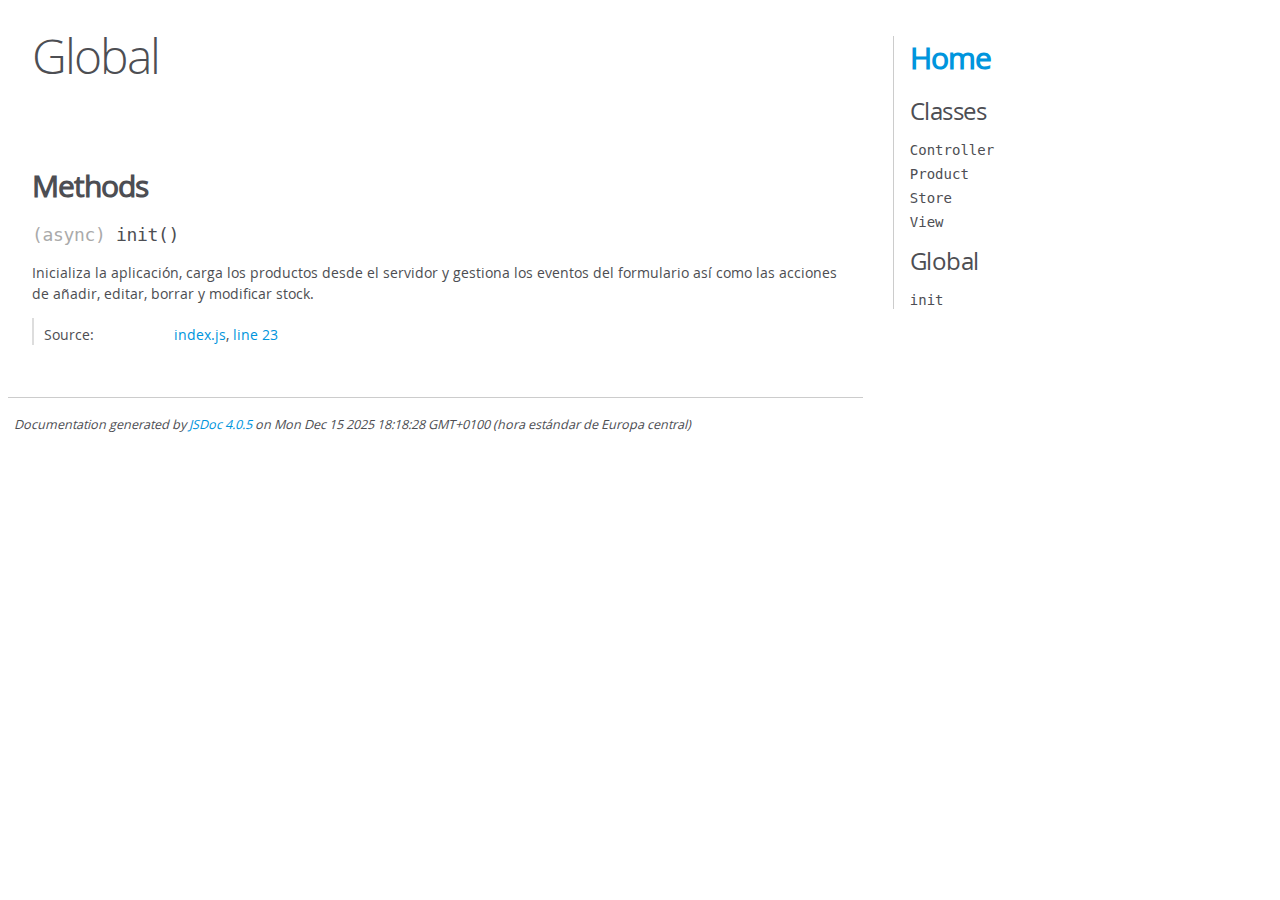
<file: docs/global.html>
<!DOCTYPE html>
<html lang="en">
<head>
    <meta charset="utf-8">
    <title>JSDoc: Global</title>

    <script src="scripts/prettify/prettify.js"> </script>
    <script src="scripts/prettify/lang-css.js"> </script>
    <!--[if lt IE 9]>
      <script src="//html5shiv.googlecode.com/svn/trunk/html5.js"></script>
    <![endif]-->
    <link type="text/css" rel="stylesheet" href="styles/prettify-tomorrow.css">
    <link type="text/css" rel="stylesheet" href="styles/jsdoc-default.css">
</head>

<body>

<div id="main">

    <h1 class="page-title">Global</h1>

    




<section>

<header>
    
        <h2></h2>
        
    
</header>

<article>
    <div class="container-overview">
    
        

        


<dl class="details">

    

    

    

    

    

    

    

    

    

    

    

    

    

    

    

    
</dl>


        
    
    </div>

    

    

    

    

    

    

    

    
        <h3 class="subsection-title">Methods</h3>

        
            

    

    
    <h4 class="name" id="init"><span class="type-signature">(async) </span>init<span class="signature">()</span><span class="type-signature"></span></h4>
    

    



<div class="description">
    Inicializa la aplicación, carga los productos desde el servidor y gestiona los eventos del formulario así como las
   acciones de añadir, editar, borrar y modificar stock.
</div>













<dl class="details">

    

    

    

    

    

    

    

    

    

    

    

    

    
    <dt class="tag-source">Source:</dt>
    <dd class="tag-source"><ul class="dummy"><li>
        <a href="index.js.html">index.js</a>, <a href="index.js.html#line23">line 23</a>
    </li></ul></dd>
    

    

    

    
</dl>




















        
    

    

    
</article>

</section>




</div>

<nav>
    <h2><a href="index.html">Home</a></h2><h3>Classes</h3><ul><li><a href="Controller.html">Controller</a></li><li><a href="Product.html">Product</a></li><li><a href="Store_Store.html">Store</a></li><li><a href="View.html">View</a></li></ul><h3>Global</h3><ul><li><a href="global.html#init">init</a></li></ul>
</nav>

<br class="clear">

<footer>
    Documentation generated by <a href="https://github.com/jsdoc/jsdoc">JSDoc 4.0.5</a> on Mon Dec 15 2025 18:18:28 GMT+0100 (hora estándar de Europa central)
</footer>

<script> prettyPrint(); </script>
<script src="scripts/linenumber.js"> </script>
</body>
</html>
</file>
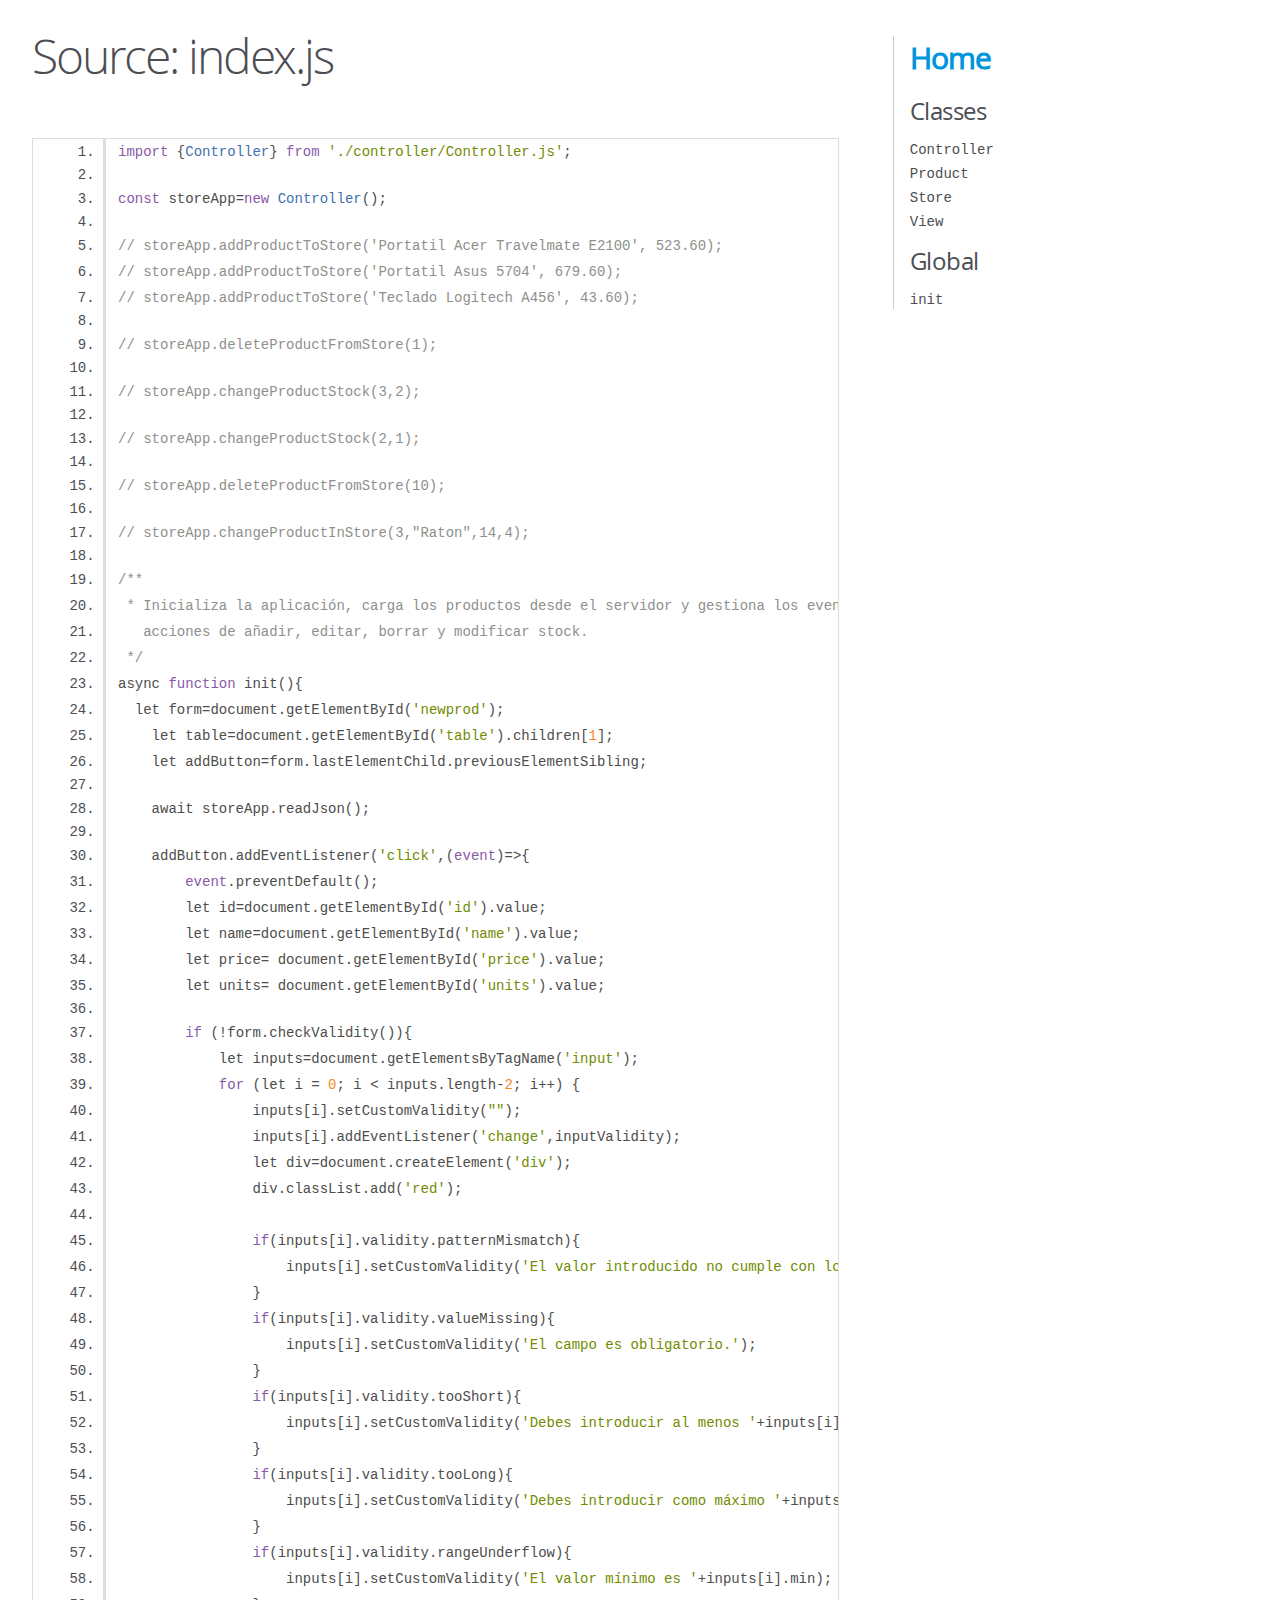
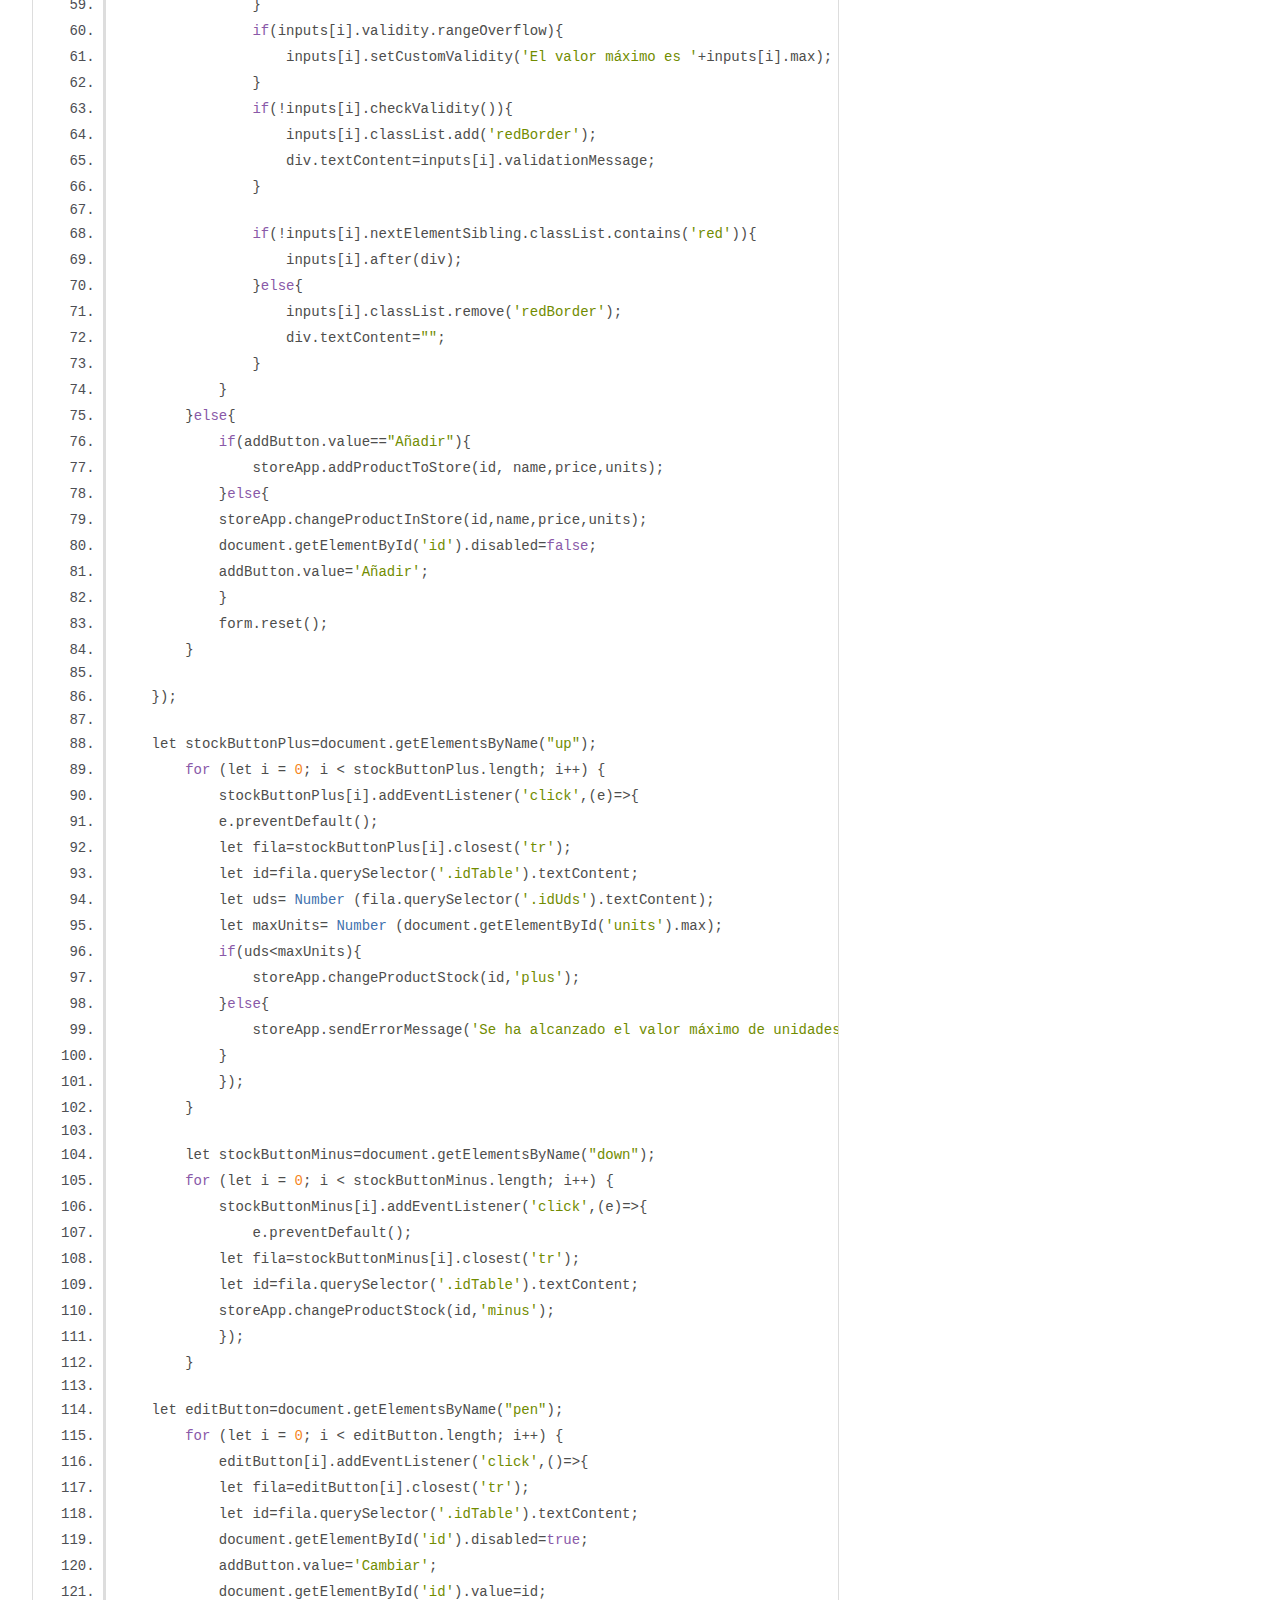
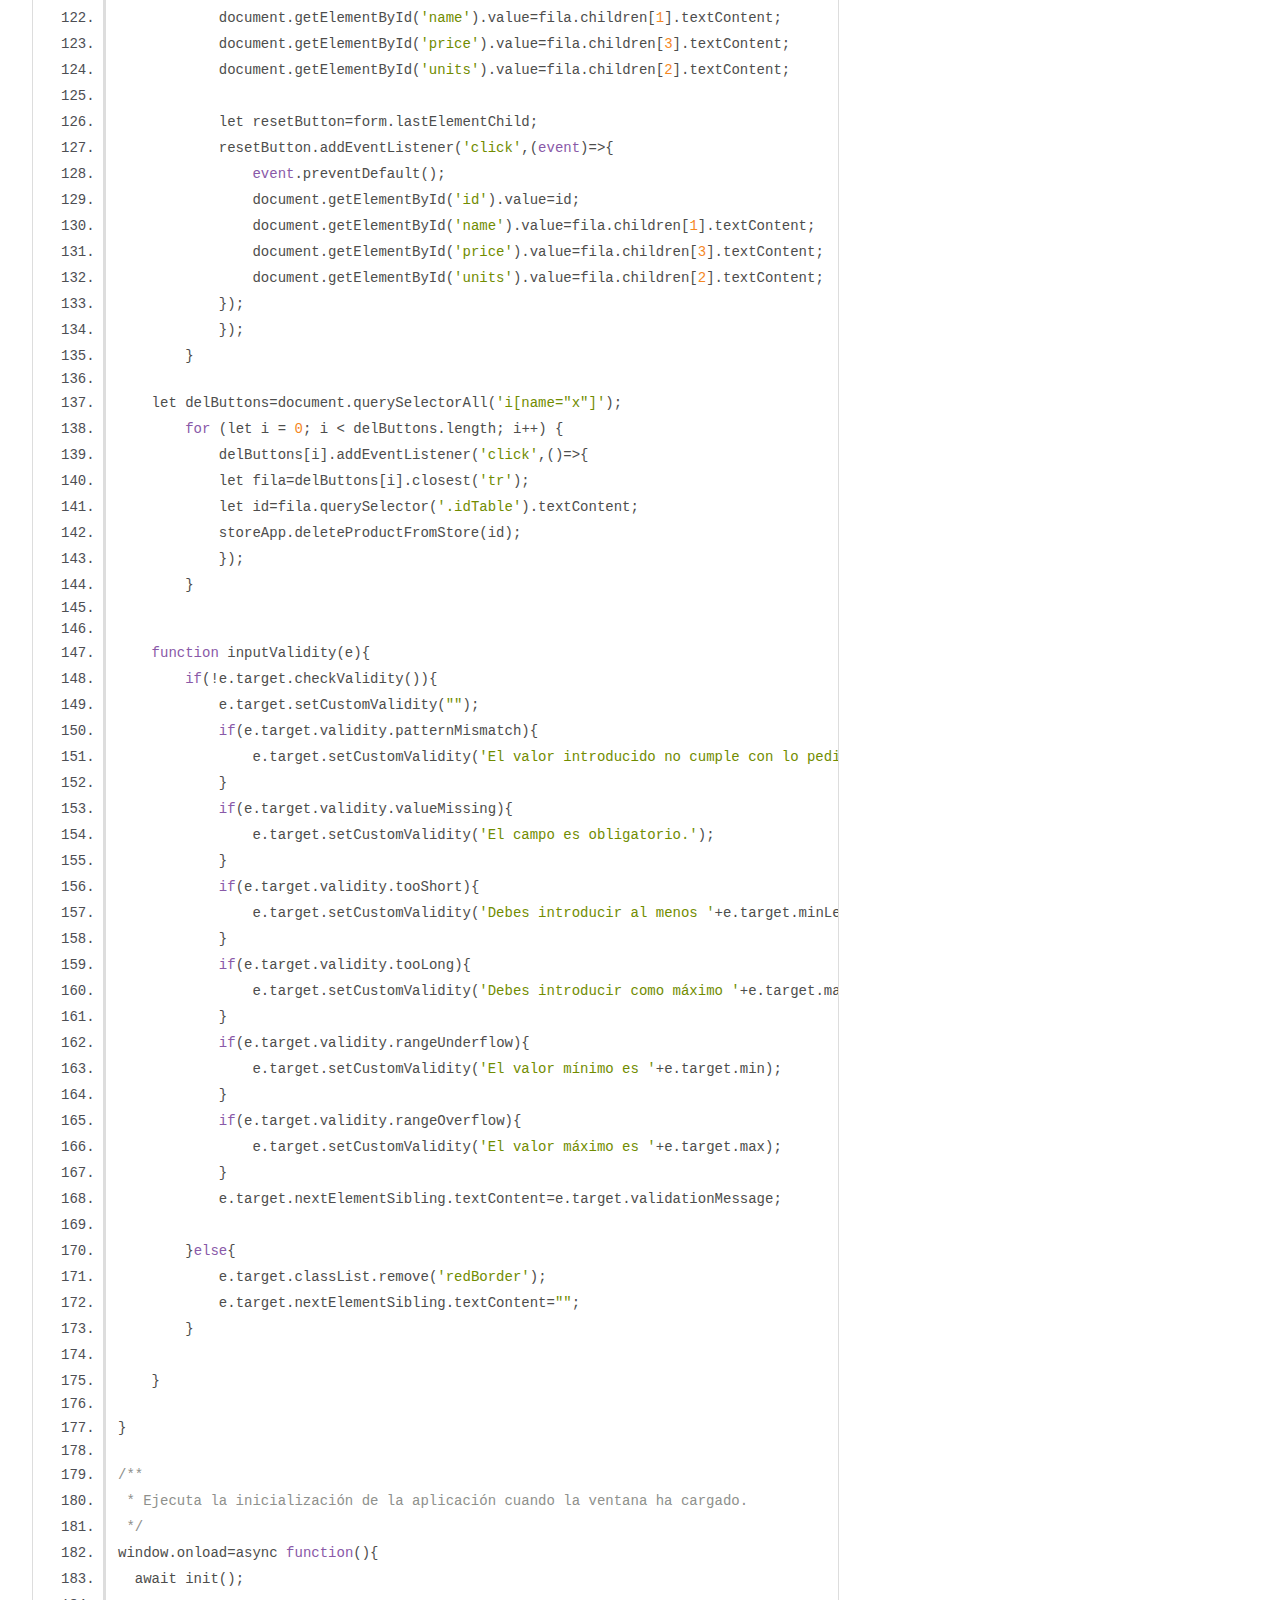
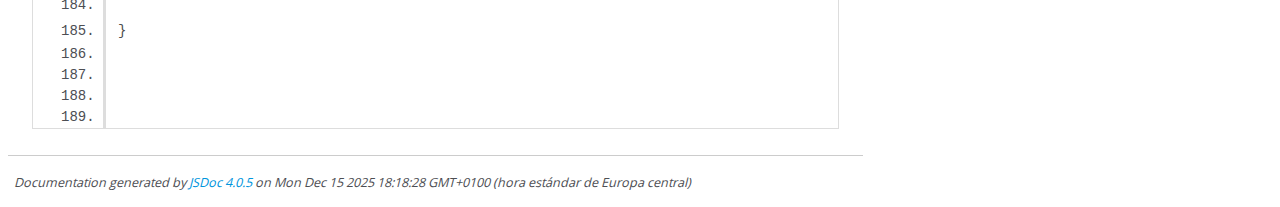
<file: docs/index.js.html>
<!DOCTYPE html>
<html lang="en">
<head>
    <meta charset="utf-8">
    <title>JSDoc: Source: index.js</title>

    <script src="scripts/prettify/prettify.js"> </script>
    <script src="scripts/prettify/lang-css.js"> </script>
    <!--[if lt IE 9]>
      <script src="//html5shiv.googlecode.com/svn/trunk/html5.js"></script>
    <![endif]-->
    <link type="text/css" rel="stylesheet" href="styles/prettify-tomorrow.css">
    <link type="text/css" rel="stylesheet" href="styles/jsdoc-default.css">
</head>

<body>

<div id="main">

    <h1 class="page-title">Source: index.js</h1>

    



    
    <section>
        <article>
            <pre class="prettyprint source linenums"><code>import {Controller} from './controller/Controller.js';

const storeApp=new Controller();

// storeApp.addProductToStore('Portatil Acer Travelmate E2100', 523.60);
// storeApp.addProductToStore('Portatil Asus 5704', 679.60);
// storeApp.addProductToStore('Teclado Logitech A456', 43.60);

// storeApp.deleteProductFromStore(1);

// storeApp.changeProductStock(3,2);

// storeApp.changeProductStock(2,1);

// storeApp.deleteProductFromStore(10);

// storeApp.changeProductInStore(3,"Raton",14,4);

/**
 * Inicializa la aplicación, carga los productos desde el servidor y gestiona los eventos del formulario así como las
   acciones de añadir, editar, borrar y modificar stock.
 */
async function init(){
  let form=document.getElementById('newprod');
    let table=document.getElementById('table').children[1];
    let addButton=form.lastElementChild.previousElementSibling;

    await storeApp.readJson();

    addButton.addEventListener('click',(event)=>{
        event.preventDefault();
        let id=document.getElementById('id').value;
        let name=document.getElementById('name').value;
        let price= document.getElementById('price').value;
        let units= document.getElementById('units').value;

        if (!form.checkValidity()){
            let inputs=document.getElementsByTagName('input');
            for (let i = 0; i &lt; inputs.length-2; i++) {
                inputs[i].setCustomValidity("");
                inputs[i].addEventListener('change',inputValidity);
                let div=document.createElement('div');
                div.classList.add('red');
                
                if(inputs[i].validity.patternMismatch){
                    inputs[i].setCustomValidity('El valor introducido no cumple con lo pedido.');
                }
                if(inputs[i].validity.valueMissing){
                    inputs[i].setCustomValidity('El campo es obligatorio.');
                }
                if(inputs[i].validity.tooShort){
                    inputs[i].setCustomValidity('Debes introducir al menos '+inputs[i].minLength+' caracteres.');
                }
                if(inputs[i].validity.tooLong){
                    inputs[i].setCustomValidity('Debes introducir como máximo '+inputs[i].maxLength+' caracteres.');
                }
                if(inputs[i].validity.rangeUnderflow){
                    inputs[i].setCustomValidity('El valor mínimo es '+inputs[i].min);
                }
                if(inputs[i].validity.rangeOverflow){
                    inputs[i].setCustomValidity('El valor máximo es '+inputs[i].max);
                }
                if(!inputs[i].checkValidity()){
                    inputs[i].classList.add('redBorder');
                    div.textContent=inputs[i].validationMessage;
                }

                if(!inputs[i].nextElementSibling.classList.contains('red')){
                    inputs[i].after(div);
                }else{
                    inputs[i].classList.remove('redBorder');
                    div.textContent="";
                }
            }
        }else{
            if(addButton.value=="Añadir"){
                storeApp.addProductToStore(id, name,price,units);
            }else{
            storeApp.changeProductInStore(id,name,price,units);
            document.getElementById('id').disabled=false;
            addButton.value='Añadir';
            }
            form.reset();
        }

    });

    let stockButtonPlus=document.getElementsByName("up");
        for (let i = 0; i &lt; stockButtonPlus.length; i++) {
            stockButtonPlus[i].addEventListener('click',(e)=>{
            e.preventDefault();
            let fila=stockButtonPlus[i].closest('tr');
            let id=fila.querySelector('.idTable').textContent;
            let uds= Number (fila.querySelector('.idUds').textContent);
            let maxUnits= Number (document.getElementById('units').max);
            if(uds&lt;maxUnits){
                storeApp.changeProductStock(id,'plus');
            }else{
                storeApp.sendErrorMessage('Se ha alcanzado el valor máximo de unidades.');
            }
            });
        }

        let stockButtonMinus=document.getElementsByName("down");
        for (let i = 0; i &lt; stockButtonMinus.length; i++) {
            stockButtonMinus[i].addEventListener('click',(e)=>{
                e.preventDefault();
            let fila=stockButtonMinus[i].closest('tr');
            let id=fila.querySelector('.idTable').textContent;
            storeApp.changeProductStock(id,'minus');
            });
        }

    let editButton=document.getElementsByName("pen");
        for (let i = 0; i &lt; editButton.length; i++) {
            editButton[i].addEventListener('click',()=>{
            let fila=editButton[i].closest('tr');
            let id=fila.querySelector('.idTable').textContent;
            document.getElementById('id').disabled=true;
            addButton.value='Cambiar';
            document.getElementById('id').value=id;
            document.getElementById('name').value=fila.children[1].textContent;
            document.getElementById('price').value=fila.children[3].textContent;
            document.getElementById('units').value=fila.children[2].textContent;
            
            let resetButton=form.lastElementChild;
            resetButton.addEventListener('click',(event)=>{
                event.preventDefault();
                document.getElementById('id').value=id;
                document.getElementById('name').value=fila.children[1].textContent;
                document.getElementById('price').value=fila.children[3].textContent;
                document.getElementById('units').value=fila.children[2].textContent;
            });
            });
        }

    let delButtons=document.querySelectorAll('i[name="x"]');
        for (let i = 0; i &lt; delButtons.length; i++) {
            delButtons[i].addEventListener('click',()=>{
            let fila=delButtons[i].closest('tr');
            let id=fila.querySelector('.idTable').textContent;
            storeApp.deleteProductFromStore(id);
            }); 
        }


    function inputValidity(e){
        if(!e.target.checkValidity()){
            e.target.setCustomValidity("");
            if(e.target.validity.patternMismatch){
                e.target.setCustomValidity('El valor introducido no cumple con lo pedido.');
            }
            if(e.target.validity.valueMissing){
                e.target.setCustomValidity('El campo es obligatorio.');
            }
            if(e.target.validity.tooShort){
                e.target.setCustomValidity('Debes introducir al menos '+e.target.minLength+' caracteres.');
            }
            if(e.target.validity.tooLong){
                e.target.setCustomValidity('Debes introducir como máximo '+e.target.maxLength+' caracteres.');
            }
            if(e.target.validity.rangeUnderflow){
                e.target.setCustomValidity('El valor mínimo es '+e.target.min);
            }
            if(e.target.validity.rangeOverflow){
                e.target.setCustomValidity('El valor máximo es '+e.target.max);
            }
            e.target.nextElementSibling.textContent=e.target.validationMessage;
            
        }else{
            e.target.classList.remove('redBorder');
            e.target.nextElementSibling.textContent="";
        }
        
    }

}

/**
 * Ejecuta la inicialización de la aplicación cuando la ventana ha cargado.
 */
window.onload=async function(){
  await init();
    
}




</code></pre>
        </article>
    </section>




</div>

<nav>
    <h2><a href="index.html">Home</a></h2><h3>Classes</h3><ul><li><a href="Controller.html">Controller</a></li><li><a href="Product.html">Product</a></li><li><a href="Store_Store.html">Store</a></li><li><a href="View.html">View</a></li></ul><h3>Global</h3><ul><li><a href="global.html#init">init</a></li></ul>
</nav>

<br class="clear">

<footer>
    Documentation generated by <a href="https://github.com/jsdoc/jsdoc">JSDoc 4.0.5</a> on Mon Dec 15 2025 18:18:28 GMT+0100 (hora estándar de Europa central)
</footer>

<script> prettyPrint(); </script>
<script src="scripts/linenumber.js"> </script>
</body>
</html>
</file>
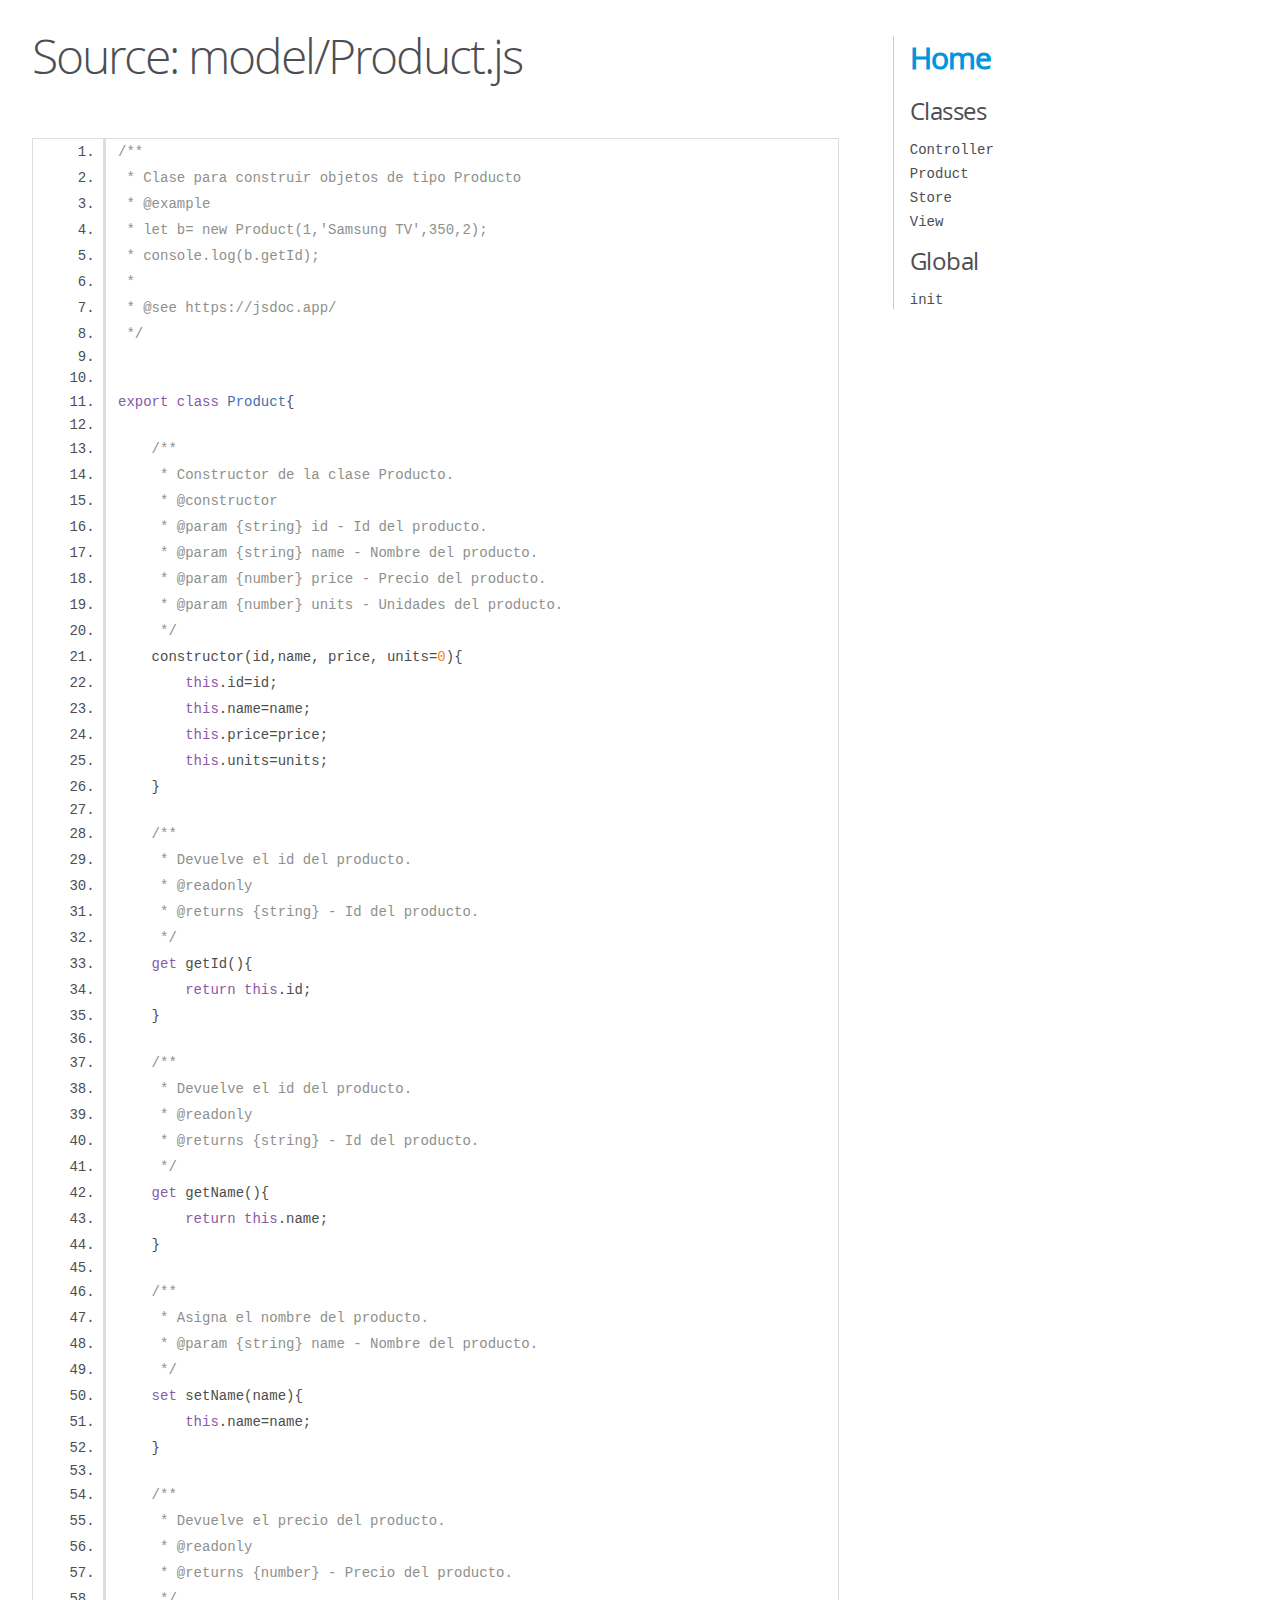
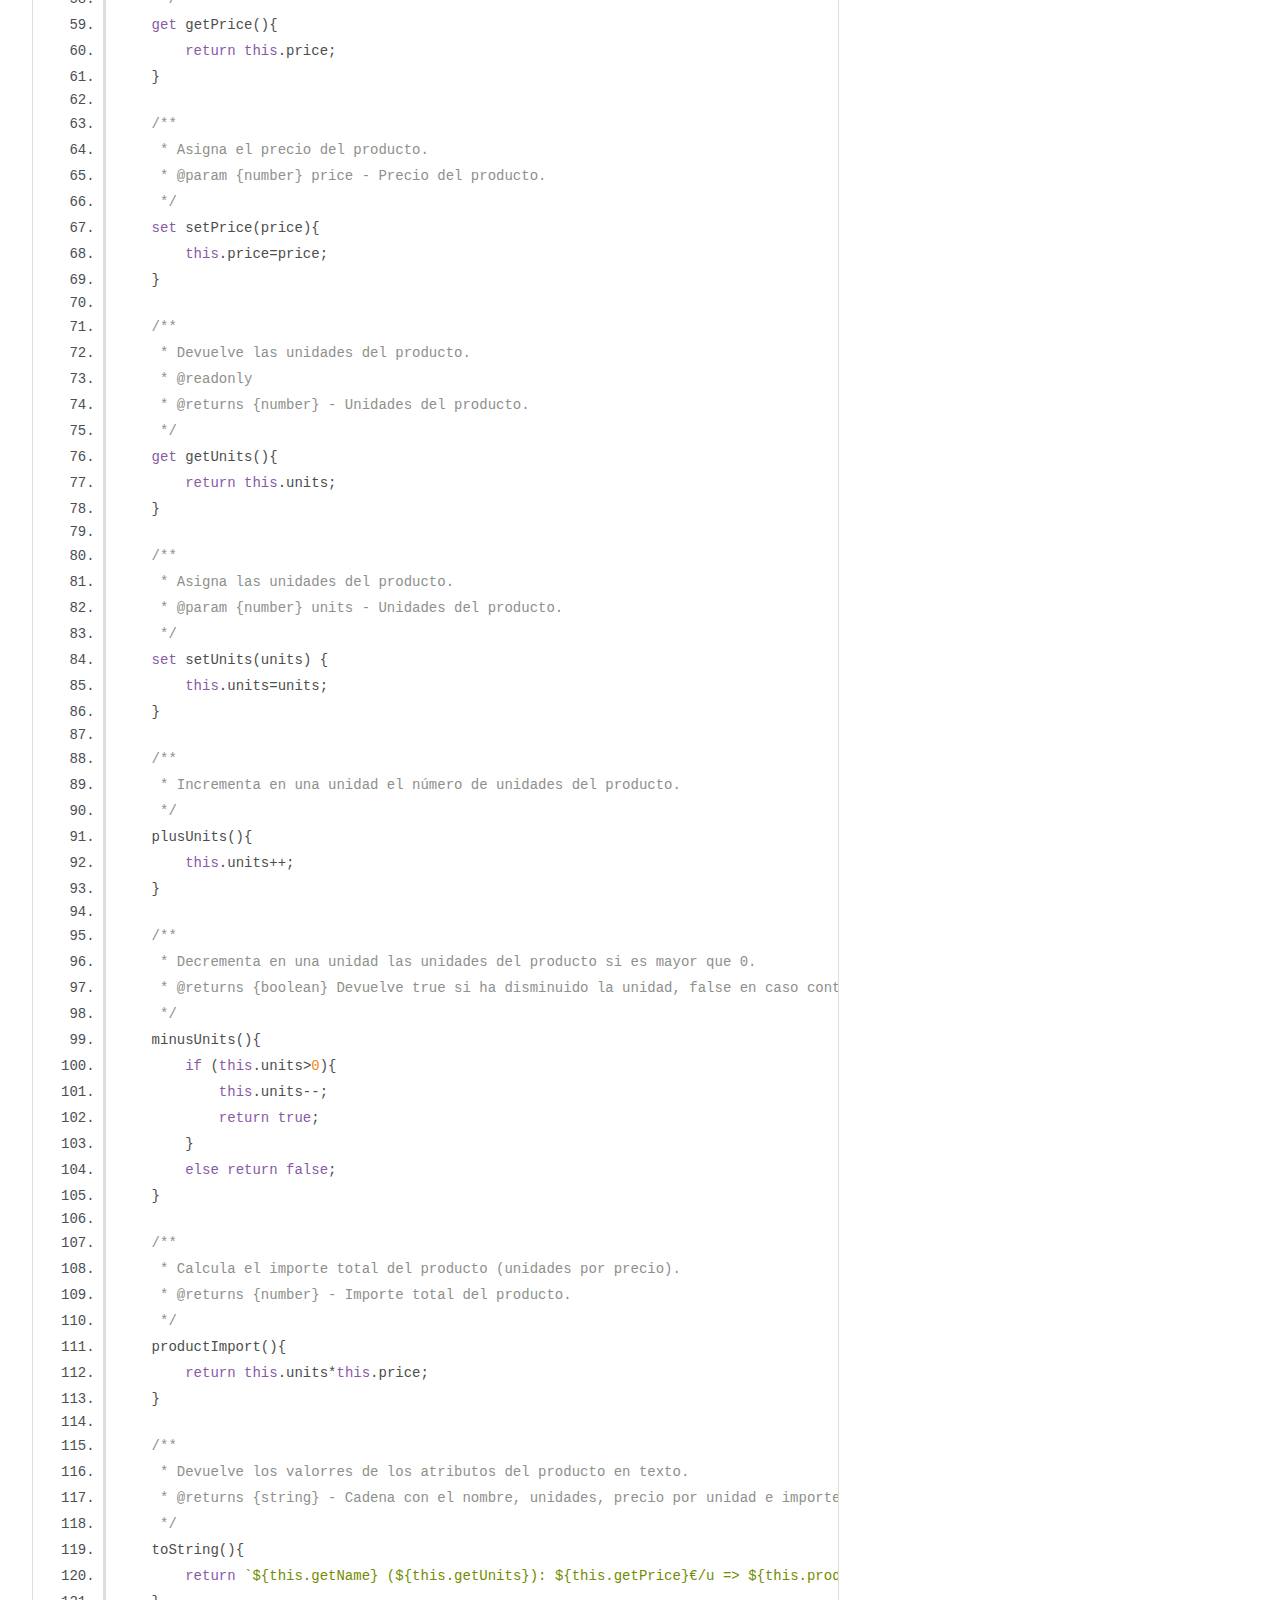
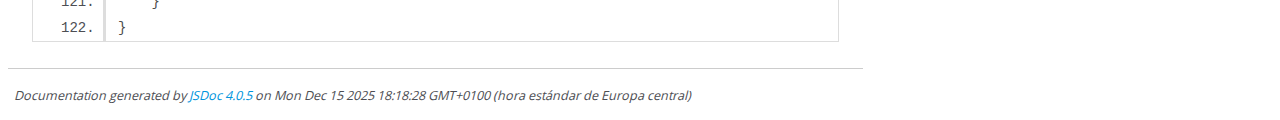
<file: docs/model_Product.js.html>
<!DOCTYPE html>
<html lang="en">
<head>
    <meta charset="utf-8">
    <title>JSDoc: Source: model/Product.js</title>

    <script src="scripts/prettify/prettify.js"> </script>
    <script src="scripts/prettify/lang-css.js"> </script>
    <!--[if lt IE 9]>
      <script src="//html5shiv.googlecode.com/svn/trunk/html5.js"></script>
    <![endif]-->
    <link type="text/css" rel="stylesheet" href="styles/prettify-tomorrow.css">
    <link type="text/css" rel="stylesheet" href="styles/jsdoc-default.css">
</head>

<body>

<div id="main">

    <h1 class="page-title">Source: model/Product.js</h1>

    



    
    <section>
        <article>
            <pre class="prettyprint source linenums"><code>/**
 * Clase para construir objetos de tipo Producto
 * @example
 * let b= new Product(1,'Samsung TV',350,2);
 * console.log(b.getId);
 * 
 * @see https://jsdoc.app/
 */


export class Product{   

    /**
     * Constructor de la clase Producto.
     * @constructor
     * @param {string} id - Id del producto.
     * @param {string} name - Nombre del producto.
     * @param {number} price - Precio del producto.
     * @param {number} units - Unidades del producto.
     */
    constructor(id,name, price, units=0){
        this.id=id;
        this.name=name;
        this.price=price;
        this.units=units;
    }

    /**
     * Devuelve el id del producto.
     * @readonly
     * @returns {string} - Id del producto.
     */
    get getId(){
        return this.id;
    }

    /**
     * Devuelve el id del producto.
     * @readonly
     * @returns {string} - Id del producto.
     */
    get getName(){
        return this.name;
    }

    /**
     * Asigna el nombre del producto.
     * @param {string} name - Nombre del producto.
     */
    set setName(name){
        this.name=name;
    }

    /**
     * Devuelve el precio del producto.
     * @readonly
     * @returns {number} - Precio del producto.
     */
    get getPrice(){
        return this.price;
    }

    /**
     * Asigna el precio del producto.
     * @param {number} price - Precio del producto.
     */
    set setPrice(price){
        this.price=price;
    }

    /**
     * Devuelve las unidades del producto.
     * @readonly
     * @returns {number} - Unidades del producto.
     */
    get getUnits(){
        return this.units;
    }

    /**
     * Asigna las unidades del producto.
     * @param {number} units - Unidades del producto.
     */
    set setUnits(units) {
        this.units=units;
    }

    /**
     * Incrementa en una unidad el número de unidades del producto.
     */
    plusUnits(){
        this.units++;
    }

    /**
     * Decrementa en una unidad las unidades del producto si es mayor que 0.
     * @returns {boolean} Devuelve true si ha disminuido la unidad, false en caso contrario.
     */
    minusUnits(){
        if (this.units>0){
            this.units--;
            return true;
        }
        else return false;
    }

    /**
     * Calcula el importe total del producto (unidades por precio).
     * @returns {number} - Importe total del producto.
     */
    productImport(){
        return this.units*this.price;
    }

    /**
     * Devuelve los valorres de los atributos del producto en texto.
     * @returns {string} - Cadena con el nombre, unidades, precio por unidad e importe total.
     */
    toString(){
        return `${this.getName} (${this.getUnits}): ${this.getPrice}€/u => ${this.productImport().toFixed(2)}€`;
    }
}
</code></pre>
        </article>
    </section>




</div>

<nav>
    <h2><a href="index.html">Home</a></h2><h3>Classes</h3><ul><li><a href="Controller.html">Controller</a></li><li><a href="Product.html">Product</a></li><li><a href="Store_Store.html">Store</a></li><li><a href="View.html">View</a></li></ul><h3>Global</h3><ul><li><a href="global.html#init">init</a></li></ul>
</nav>

<br class="clear">

<footer>
    Documentation generated by <a href="https://github.com/jsdoc/jsdoc">JSDoc 4.0.5</a> on Mon Dec 15 2025 18:18:28 GMT+0100 (hora estándar de Europa central)
</footer>

<script> prettyPrint(); </script>
<script src="scripts/linenumber.js"> </script>
</body>
</html>
</file>
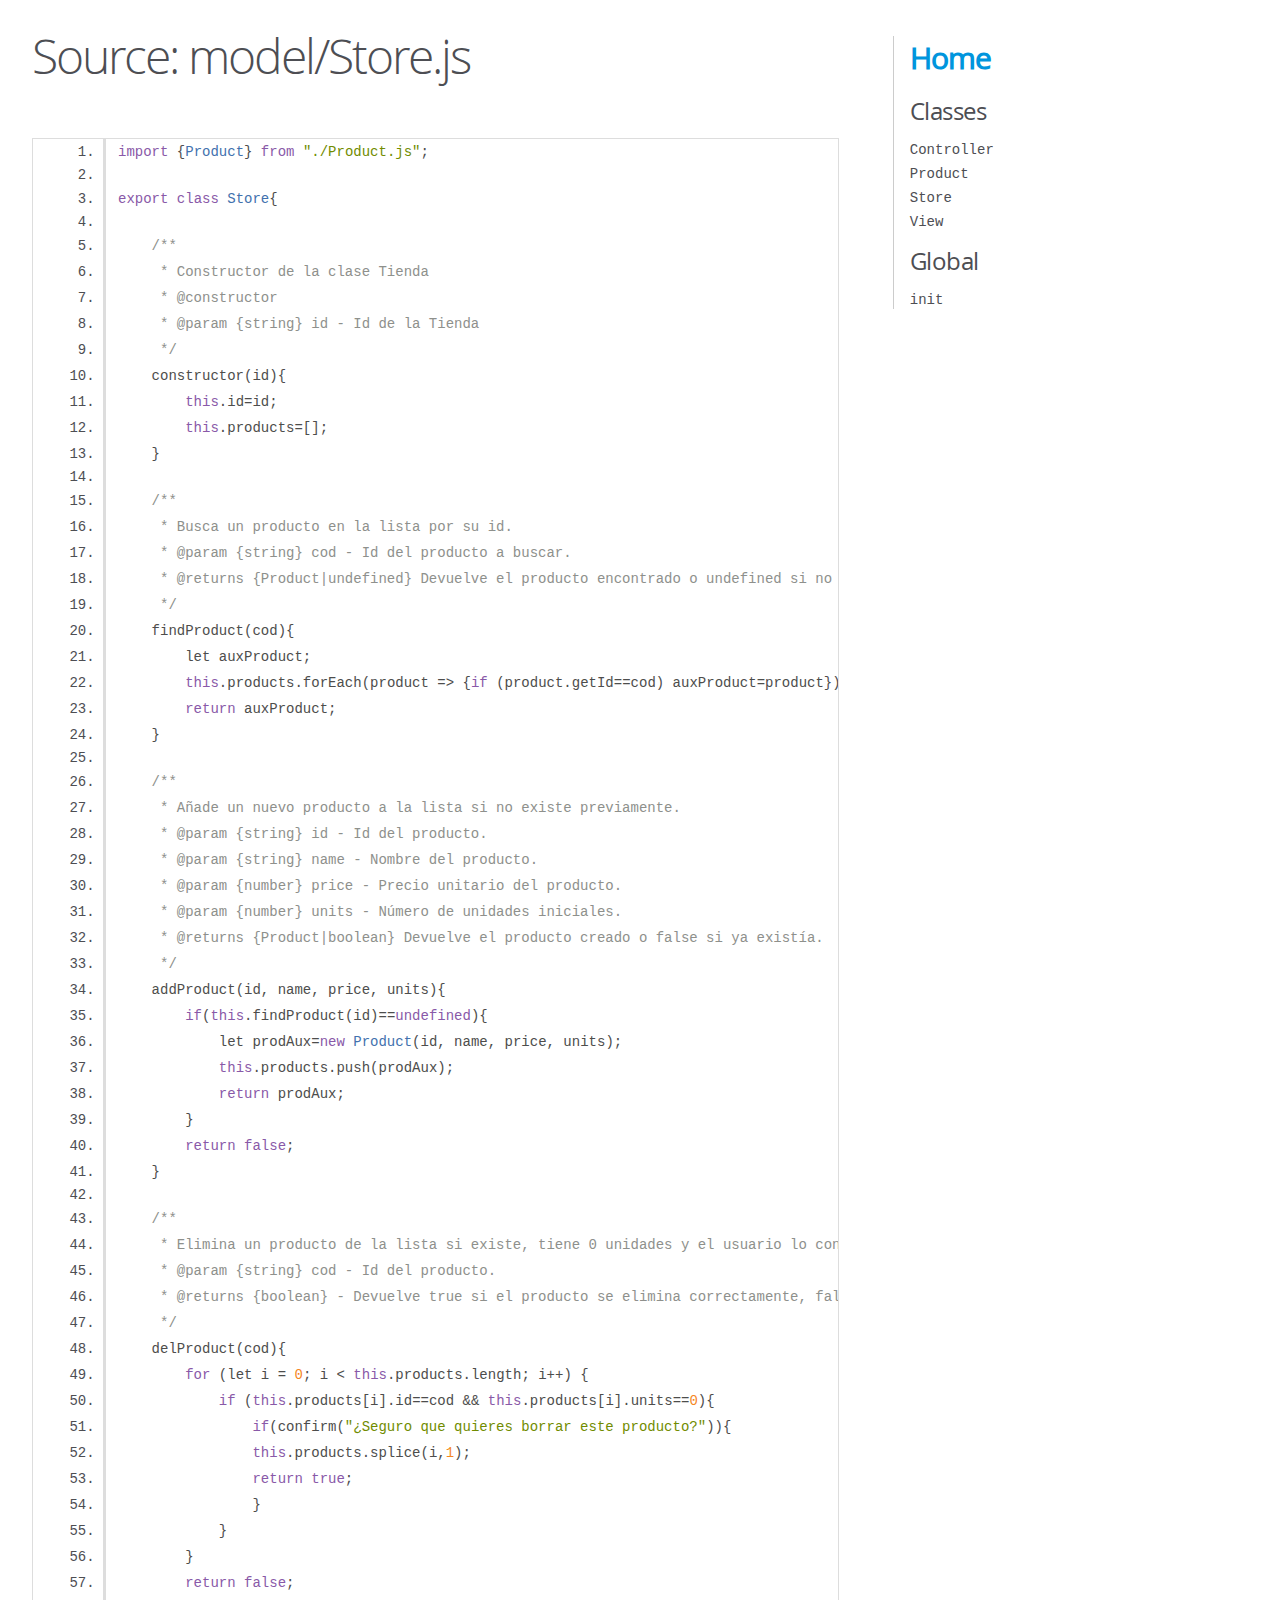
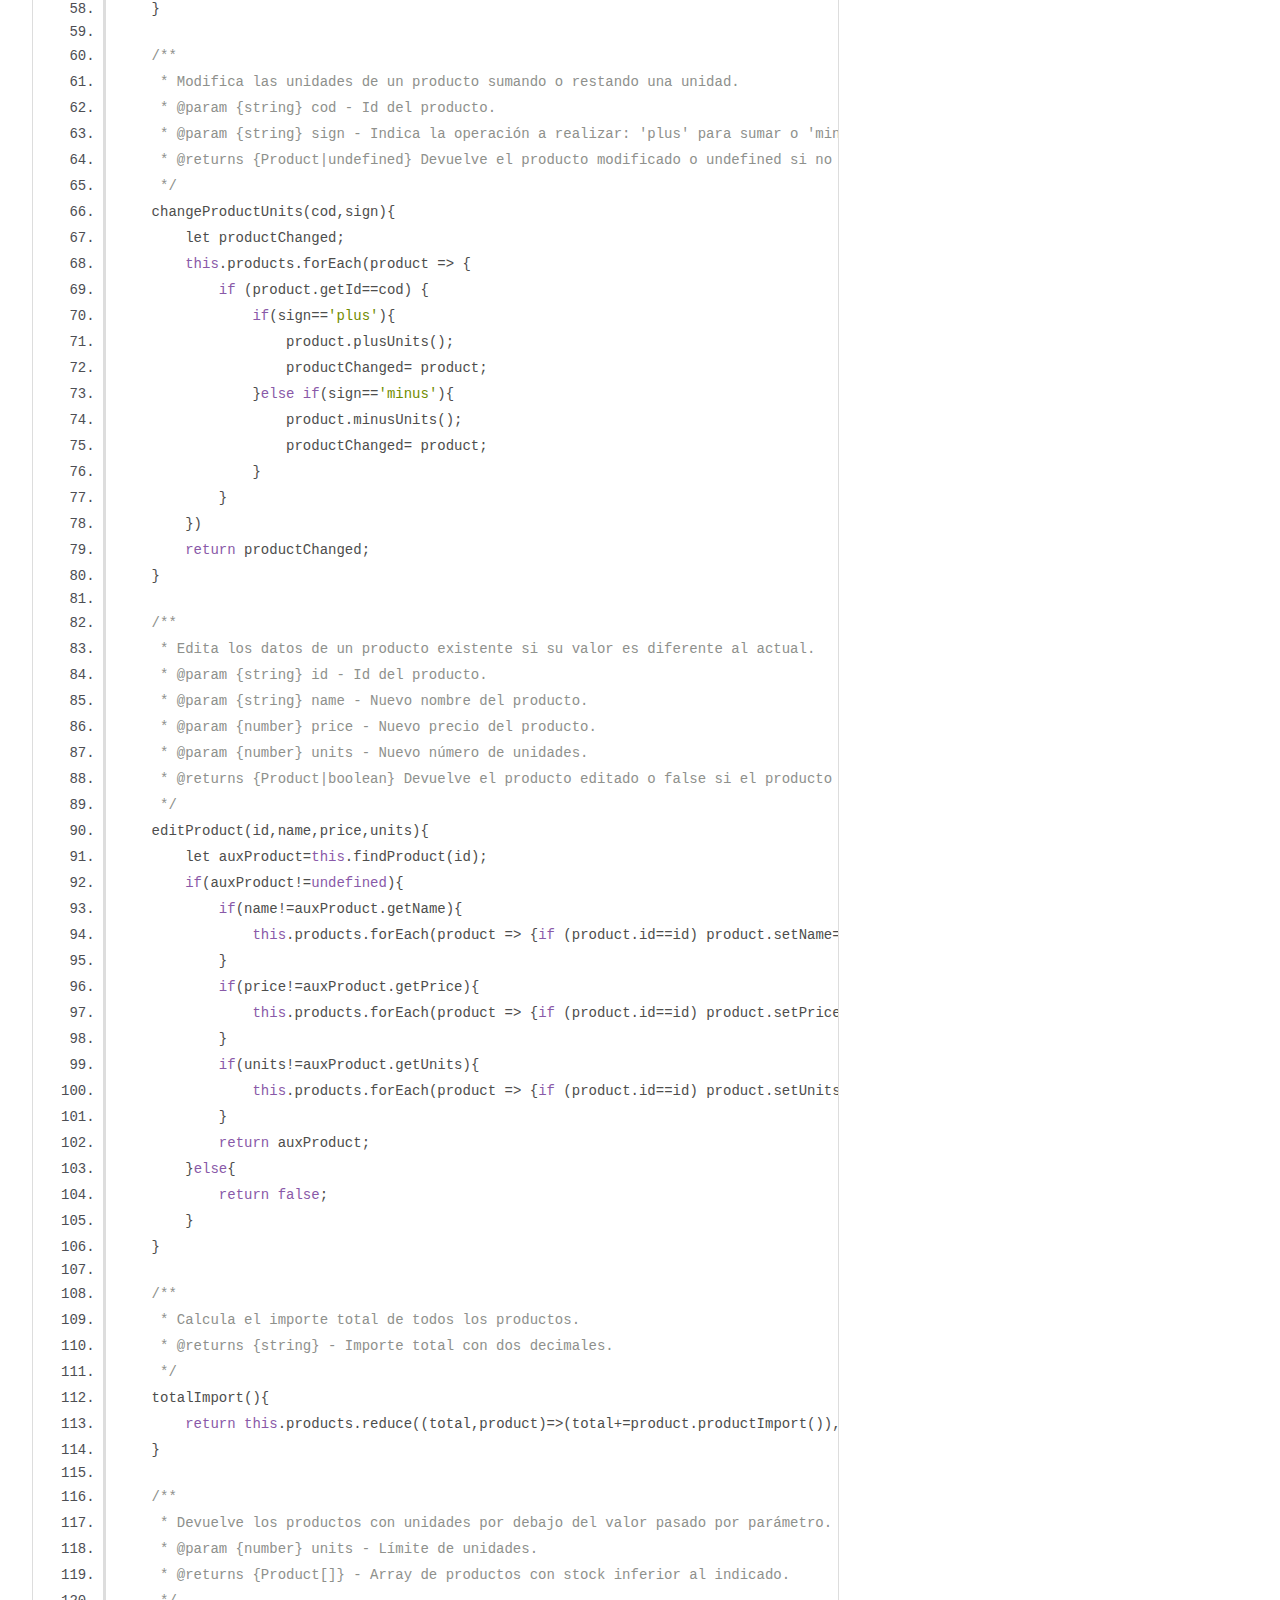
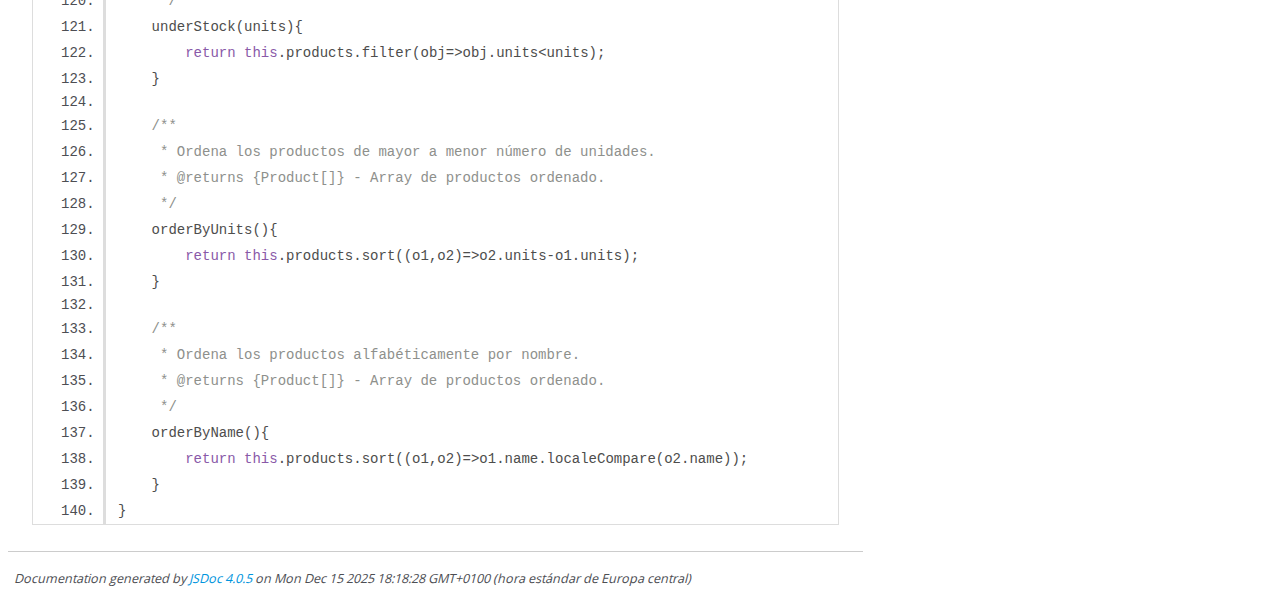
<file: docs/model_Store.js.html>
<!DOCTYPE html>
<html lang="en">
<head>
    <meta charset="utf-8">
    <title>JSDoc: Source: model/Store.js</title>

    <script src="scripts/prettify/prettify.js"> </script>
    <script src="scripts/prettify/lang-css.js"> </script>
    <!--[if lt IE 9]>
      <script src="//html5shiv.googlecode.com/svn/trunk/html5.js"></script>
    <![endif]-->
    <link type="text/css" rel="stylesheet" href="styles/prettify-tomorrow.css">
    <link type="text/css" rel="stylesheet" href="styles/jsdoc-default.css">
</head>

<body>

<div id="main">

    <h1 class="page-title">Source: model/Store.js</h1>

    



    
    <section>
        <article>
            <pre class="prettyprint source linenums"><code>import {Product} from "./Product.js";

export class Store{

    /**
     * Constructor de la clase Tienda
     * @constructor
     * @param {string} id - Id de la Tienda
     */
    constructor(id){
        this.id=id;
        this.products=[];
    }

    /**
     * Busca un producto en la lista por su id.
     * @param {string} cod - Id del producto a buscar.
     * @returns {Product|undefined} Devuelve el producto encontrado o undefined si no existe.
     */
    findProduct(cod){
        let auxProduct;
        this.products.forEach(product => {if (product.getId==cod) auxProduct=product});
        return auxProduct;
    }

    /**
     * Añade un nuevo producto a la lista si no existe previamente.
     * @param {string} id - Id del producto.
     * @param {string} name - Nombre del producto.
     * @param {number} price - Precio unitario del producto.
     * @param {number} units - Número de unidades iniciales.
     * @returns {Product|boolean} Devuelve el producto creado o false si ya existía.
     */
    addProduct(id, name, price, units){
        if(this.findProduct(id)==undefined){
            let prodAux=new Product(id, name, price, units);
            this.products.push(prodAux);
            return prodAux;
        }
        return false;
    }

    /**
     * Elimina un producto de la lista si existe, tiene 0 unidades y el usuario lo confirma.
     * @param {string} cod - Id del producto.
     * @returns {boolean} - Devuelve true si el producto se elimina correctamente, false en caso contrario.
     */
    delProduct(cod){
        for (let i = 0; i &lt; this.products.length; i++) {
            if (this.products[i].id==cod &amp;&amp; this.products[i].units==0){
                if(confirm("¿Seguro que quieres borrar este producto?")){
                this.products.splice(i,1);
                return true;
                }
            }  
        }
        return false;
    }

    /**
     * Modifica las unidades de un producto sumando o restando una unidad.
     * @param {string} cod - Id del producto.
     * @param {string} sign - Indica la operación a realizar: 'plus' para sumar o 'minus' para restar.
     * @returns {Product|undefined} Devuelve el producto modificado o undefined si no se encuentra.
     */
    changeProductUnits(cod,sign){
        let productChanged;
        this.products.forEach(product => {
            if (product.getId==cod) {
                if(sign=='plus'){
                    product.plusUnits();
                    productChanged= product;
                }else if(sign=='minus'){
                    product.minusUnits();
                    productChanged= product;
                }
            }
        })
        return productChanged;
    }

    /**
     * Edita los datos de un producto existente si su valor es diferente al actual.
     * @param {string} id - Id del producto.
     * @param {string} name - Nuevo nombre del producto.
     * @param {number} price - Nuevo precio del producto.
     * @param {number} units - Nuevo número de unidades.
     * @returns {Product|boolean} Devuelve el producto editado o false si el producto no existe.
     */
    editProduct(id,name,price,units){
        let auxProduct=this.findProduct(id);
        if(auxProduct!=undefined){
            if(name!=auxProduct.getName){
                this.products.forEach(product => {if (product.id==id) product.setName=name});
            }
            if(price!=auxProduct.getPrice){
                this.products.forEach(product => {if (product.id==id) product.setPrice=price});
            }
            if(units!=auxProduct.getUnits){
                this.products.forEach(product => {if (product.id==id) product.setUnits=units});
            }
            return auxProduct;
        }else{
            return false;
        }
    }

    /**
     * Calcula el importe total de todos los productos.
     * @returns {string} - Importe total con dos decimales.
     */
    totalImport(){
        return this.products.reduce((total,product)=>(total+=product.productImport()),0).toFixed(2);
    }

    /**
     * Devuelve los productos con unidades por debajo del valor pasado por parámetro.
     * @param {number} units - Límite de unidades.
     * @returns {Product[]} - Array de productos con stock inferior al indicado.
     */
    underStock(units){
        return this.products.filter(obj=>obj.units&lt;units);
    }

    /**
     * Ordena los productos de mayor a menor número de unidades.
     * @returns {Product[]} - Array de productos ordenado.
     */
    orderByUnits(){
        return this.products.sort((o1,o2)=>o2.units-o1.units);
    }

    /**
     * Ordena los productos alfabéticamente por nombre.
     * @returns {Product[]} - Array de productos ordenado.
     */
    orderByName(){
        return this.products.sort((o1,o2)=>o1.name.localeCompare(o2.name));
    }
}
</code></pre>
        </article>
    </section>




</div>

<nav>
    <h2><a href="index.html">Home</a></h2><h3>Classes</h3><ul><li><a href="Controller.html">Controller</a></li><li><a href="Product.html">Product</a></li><li><a href="Store_Store.html">Store</a></li><li><a href="View.html">View</a></li></ul><h3>Global</h3><ul><li><a href="global.html#init">init</a></li></ul>
</nav>

<br class="clear">

<footer>
    Documentation generated by <a href="https://github.com/jsdoc/jsdoc">JSDoc 4.0.5</a> on Mon Dec 15 2025 18:18:28 GMT+0100 (hora estándar de Europa central)
</footer>

<script> prettyPrint(); </script>
<script src="scripts/linenumber.js"> </script>
</body>
</html>
</file>
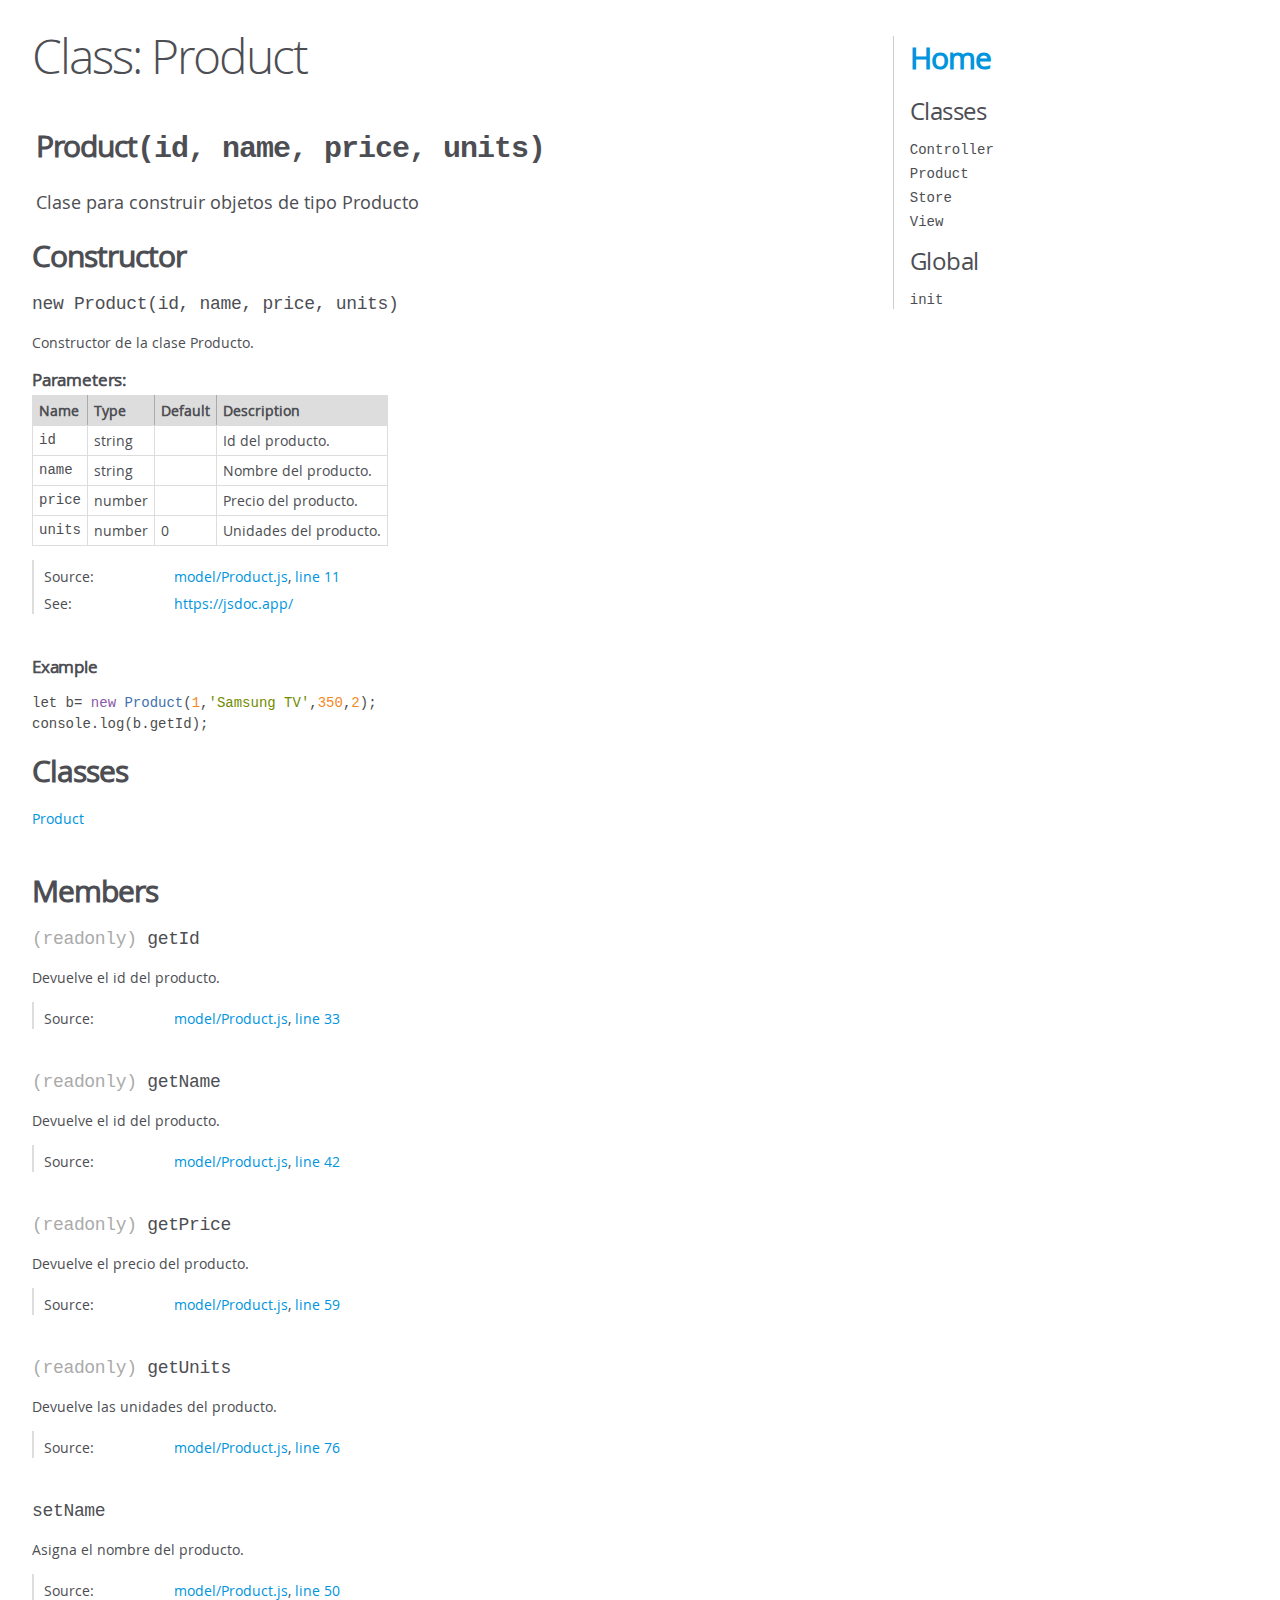
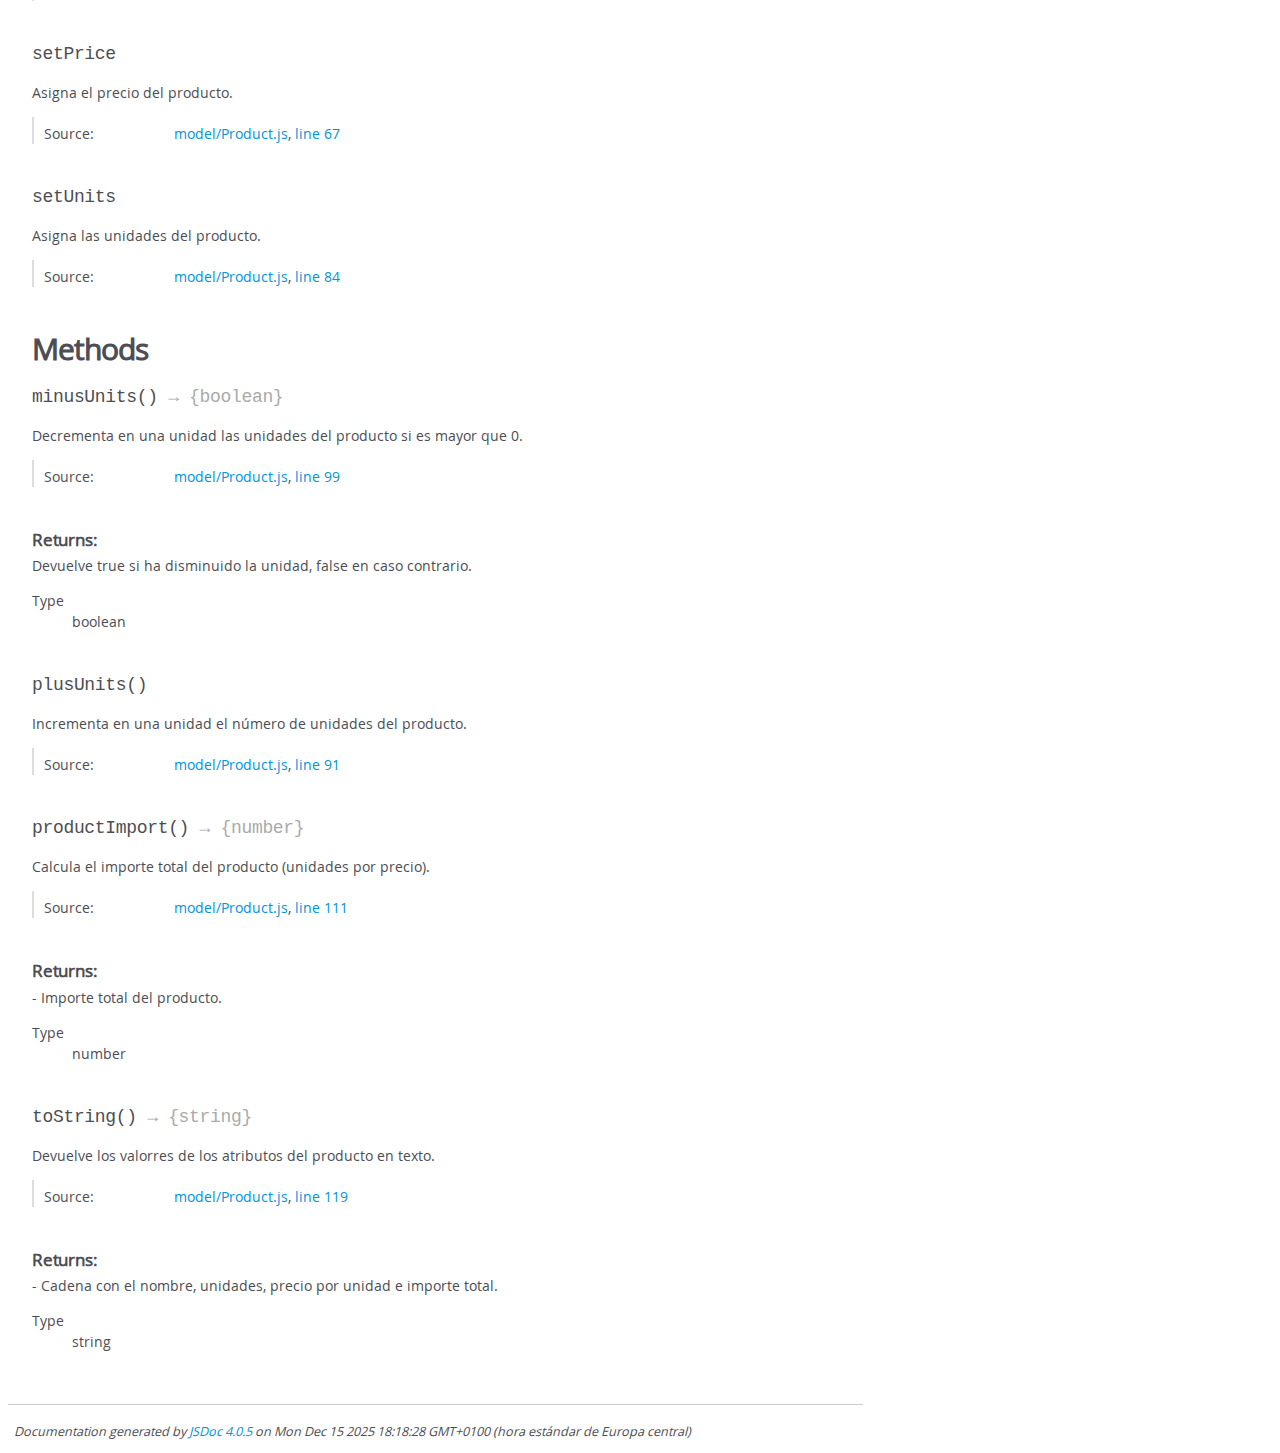
<file: docs/Product.html>
<!DOCTYPE html>
<html lang="en">
<head>
    <meta charset="utf-8">
    <title>JSDoc: Class: Product</title>

    <script src="scripts/prettify/prettify.js"> </script>
    <script src="scripts/prettify/lang-css.js"> </script>
    <!--[if lt IE 9]>
      <script src="//html5shiv.googlecode.com/svn/trunk/html5.js"></script>
    <![endif]-->
    <link type="text/css" rel="stylesheet" href="styles/prettify-tomorrow.css">
    <link type="text/css" rel="stylesheet" href="styles/jsdoc-default.css">
</head>

<body>

<div id="main">

    <h1 class="page-title">Class: Product</h1>

    




<section>

<header>
    
        <h2><span class="attribs"><span class="type-signature"></span></span>Product<span class="signature">(id, name, price, units)</span><span class="type-signature"></span></h2>
        
            <div class="class-description">Clase para construir objetos de tipo Producto</div>
        
    
</header>

<article>
    <div class="container-overview">
    
        

    
    <h2>Constructor</h2>
    

    
    <h4 class="name" id="Product"><span class="type-signature"></span>new Product<span class="signature">(id, name, price, units)</span><span class="type-signature"></span></h4>
    

    



<div class="description">
    Constructor de la clase Producto.
</div>









    <h5>Parameters:</h5>
    

<table class="params">
    <thead>
    <tr>
        
        <th>Name</th>
        

        <th>Type</th>

        

        
        <th>Default</th>
        

        <th class="last">Description</th>
    </tr>
    </thead>

    <tbody>
    

        <tr>
            
                <td class="name"><code>id</code></td>
            

            <td class="type">
            
                
<span class="param-type">string</span>


            
            </td>

            

            
                <td class="default">
                
                </td>
            

            <td class="description last">Id del producto.</td>
        </tr>

    

        <tr>
            
                <td class="name"><code>name</code></td>
            

            <td class="type">
            
                
<span class="param-type">string</span>


            
            </td>

            

            
                <td class="default">
                
                </td>
            

            <td class="description last">Nombre del producto.</td>
        </tr>

    

        <tr>
            
                <td class="name"><code>price</code></td>
            

            <td class="type">
            
                
<span class="param-type">number</span>


            
            </td>

            

            
                <td class="default">
                
                </td>
            

            <td class="description last">Precio del producto.</td>
        </tr>

    

        <tr>
            
                <td class="name"><code>units</code></td>
            

            <td class="type">
            
                
<span class="param-type">number</span>


            
            </td>

            

            
                <td class="default">
                
                    0
                
                </td>
            

            <td class="description last">Unidades del producto.</td>
        </tr>

    
    </tbody>
</table>






<dl class="details">

    

    

    

    

    

    

    

    

    

    

    

    

    
    <dt class="tag-source">Source:</dt>
    <dd class="tag-source"><ul class="dummy"><li>
        <a href="model_Product.js.html">model/Product.js</a>, <a href="model_Product.js.html#line11">line 11</a>
    </li></ul></dd>
    

    

    
    <dt class="tag-see">See:</dt>
    <dd class="tag-see">
        <ul>
            <li><a href="https://jsdoc.app/">https://jsdoc.app/</a></li>
        </ul>
    </dd>
    

    
</dl>



















    <h5>Example</h5>
    
    <pre class="prettyprint"><code>let b= new Product(1,'Samsung TV',350,2);console.log(b.getId);</code></pre>



    
    </div>

    

    

    
        <h3 class="subsection-title">Classes</h3>

        <dl>
            <dt><a href="Product.html">Product</a></dt>
            <dd></dd>
        </dl>
    

    

    

    

    
        <h3 class="subsection-title">Members</h3>

        
            
<h4 class="name" id="getId"><span class="type-signature">(readonly) </span>getId<span class="type-signature"></span></h4>




<div class="description">
    Devuelve el id del producto.
</div>







<dl class="details">

    

    

    

    

    

    

    

    

    

    

    

    

    
    <dt class="tag-source">Source:</dt>
    <dd class="tag-source"><ul class="dummy"><li>
        <a href="model_Product.js.html">model/Product.js</a>, <a href="model_Product.js.html#line33">line 33</a>
    </li></ul></dd>
    

    

    

    
</dl>






        
            
<h4 class="name" id="getName"><span class="type-signature">(readonly) </span>getName<span class="type-signature"></span></h4>




<div class="description">
    Devuelve el id del producto.
</div>







<dl class="details">

    

    

    

    

    

    

    

    

    

    

    

    

    
    <dt class="tag-source">Source:</dt>
    <dd class="tag-source"><ul class="dummy"><li>
        <a href="model_Product.js.html">model/Product.js</a>, <a href="model_Product.js.html#line42">line 42</a>
    </li></ul></dd>
    

    

    

    
</dl>






        
            
<h4 class="name" id="getPrice"><span class="type-signature">(readonly) </span>getPrice<span class="type-signature"></span></h4>




<div class="description">
    Devuelve el precio del producto.
</div>







<dl class="details">

    

    

    

    

    

    

    

    

    

    

    

    

    
    <dt class="tag-source">Source:</dt>
    <dd class="tag-source"><ul class="dummy"><li>
        <a href="model_Product.js.html">model/Product.js</a>, <a href="model_Product.js.html#line59">line 59</a>
    </li></ul></dd>
    

    

    

    
</dl>






        
            
<h4 class="name" id="getUnits"><span class="type-signature">(readonly) </span>getUnits<span class="type-signature"></span></h4>




<div class="description">
    Devuelve las unidades del producto.
</div>







<dl class="details">

    

    

    

    

    

    

    

    

    

    

    

    

    
    <dt class="tag-source">Source:</dt>
    <dd class="tag-source"><ul class="dummy"><li>
        <a href="model_Product.js.html">model/Product.js</a>, <a href="model_Product.js.html#line76">line 76</a>
    </li></ul></dd>
    

    

    

    
</dl>






        
            
<h4 class="name" id="setName"><span class="type-signature"></span>setName<span class="type-signature"></span></h4>




<div class="description">
    Asigna el nombre del producto.
</div>







<dl class="details">

    

    

    

    

    

    

    

    

    

    

    

    

    
    <dt class="tag-source">Source:</dt>
    <dd class="tag-source"><ul class="dummy"><li>
        <a href="model_Product.js.html">model/Product.js</a>, <a href="model_Product.js.html#line50">line 50</a>
    </li></ul></dd>
    

    

    

    
</dl>






        
            
<h4 class="name" id="setPrice"><span class="type-signature"></span>setPrice<span class="type-signature"></span></h4>




<div class="description">
    Asigna el precio del producto.
</div>







<dl class="details">

    

    

    

    

    

    

    

    

    

    

    

    

    
    <dt class="tag-source">Source:</dt>
    <dd class="tag-source"><ul class="dummy"><li>
        <a href="model_Product.js.html">model/Product.js</a>, <a href="model_Product.js.html#line67">line 67</a>
    </li></ul></dd>
    

    

    

    
</dl>






        
            
<h4 class="name" id="setUnits"><span class="type-signature"></span>setUnits<span class="type-signature"></span></h4>




<div class="description">
    Asigna las unidades del producto.
</div>







<dl class="details">

    

    

    

    

    

    

    

    

    

    

    

    

    
    <dt class="tag-source">Source:</dt>
    <dd class="tag-source"><ul class="dummy"><li>
        <a href="model_Product.js.html">model/Product.js</a>, <a href="model_Product.js.html#line84">line 84</a>
    </li></ul></dd>
    

    

    

    
</dl>






        
    

    
        <h3 class="subsection-title">Methods</h3>

        
            

    

    
    <h4 class="name" id="minusUnits"><span class="type-signature"></span>minusUnits<span class="signature">()</span><span class="type-signature"> &rarr; {boolean}</span></h4>
    

    



<div class="description">
    Decrementa en una unidad las unidades del producto si es mayor que 0.
</div>













<dl class="details">

    

    

    

    

    

    

    

    

    

    

    

    

    
    <dt class="tag-source">Source:</dt>
    <dd class="tag-source"><ul class="dummy"><li>
        <a href="model_Product.js.html">model/Product.js</a>, <a href="model_Product.js.html#line99">line 99</a>
    </li></ul></dd>
    

    

    

    
</dl>















<h5>Returns:</h5>

        
<div class="param-desc">
    Devuelve true si ha disminuido la unidad, false en caso contrario.
</div>



<dl>
    <dt>
        Type
    </dt>
    <dd>
        
<span class="param-type">boolean</span>


    </dd>
</dl>

    





        
            

    

    
    <h4 class="name" id="plusUnits"><span class="type-signature"></span>plusUnits<span class="signature">()</span><span class="type-signature"></span></h4>
    

    



<div class="description">
    Incrementa en una unidad el número de unidades del producto.
</div>













<dl class="details">

    

    

    

    

    

    

    

    

    

    

    

    

    
    <dt class="tag-source">Source:</dt>
    <dd class="tag-source"><ul class="dummy"><li>
        <a href="model_Product.js.html">model/Product.js</a>, <a href="model_Product.js.html#line91">line 91</a>
    </li></ul></dd>
    

    

    

    
</dl>




















        
            

    

    
    <h4 class="name" id="productImport"><span class="type-signature"></span>productImport<span class="signature">()</span><span class="type-signature"> &rarr; {number}</span></h4>
    

    



<div class="description">
    Calcula el importe total del producto (unidades por precio).
</div>













<dl class="details">

    

    

    

    

    

    

    

    

    

    

    

    

    
    <dt class="tag-source">Source:</dt>
    <dd class="tag-source"><ul class="dummy"><li>
        <a href="model_Product.js.html">model/Product.js</a>, <a href="model_Product.js.html#line111">line 111</a>
    </li></ul></dd>
    

    

    

    
</dl>















<h5>Returns:</h5>

        
<div class="param-desc">
    - Importe total del producto.
</div>



<dl>
    <dt>
        Type
    </dt>
    <dd>
        
<span class="param-type">number</span>


    </dd>
</dl>

    





        
            

    

    
    <h4 class="name" id="toString"><span class="type-signature"></span>toString<span class="signature">()</span><span class="type-signature"> &rarr; {string}</span></h4>
    

    



<div class="description">
    Devuelve los valorres de los atributos del producto en texto.
</div>













<dl class="details">

    

    

    

    

    

    

    

    

    

    

    

    

    
    <dt class="tag-source">Source:</dt>
    <dd class="tag-source"><ul class="dummy"><li>
        <a href="model_Product.js.html">model/Product.js</a>, <a href="model_Product.js.html#line119">line 119</a>
    </li></ul></dd>
    

    

    

    
</dl>















<h5>Returns:</h5>

        
<div class="param-desc">
    - Cadena con el nombre, unidades, precio por unidad e importe total.
</div>



<dl>
    <dt>
        Type
    </dt>
    <dd>
        
<span class="param-type">string</span>


    </dd>
</dl>

    





        
    

    

    
</article>

</section>




</div>

<nav>
    <h2><a href="index.html">Home</a></h2><h3>Classes</h3><ul><li><a href="Controller.html">Controller</a></li><li><a href="Product.html">Product</a></li><li><a href="Store_Store.html">Store</a></li><li><a href="View.html">View</a></li></ul><h3>Global</h3><ul><li><a href="global.html#init">init</a></li></ul>
</nav>

<br class="clear">

<footer>
    Documentation generated by <a href="https://github.com/jsdoc/jsdoc">JSDoc 4.0.5</a> on Mon Dec 15 2025 18:18:28 GMT+0100 (hora estándar de Europa central)
</footer>

<script> prettyPrint(); </script>
<script src="scripts/linenumber.js"> </script>
</body>
</html>
</file>
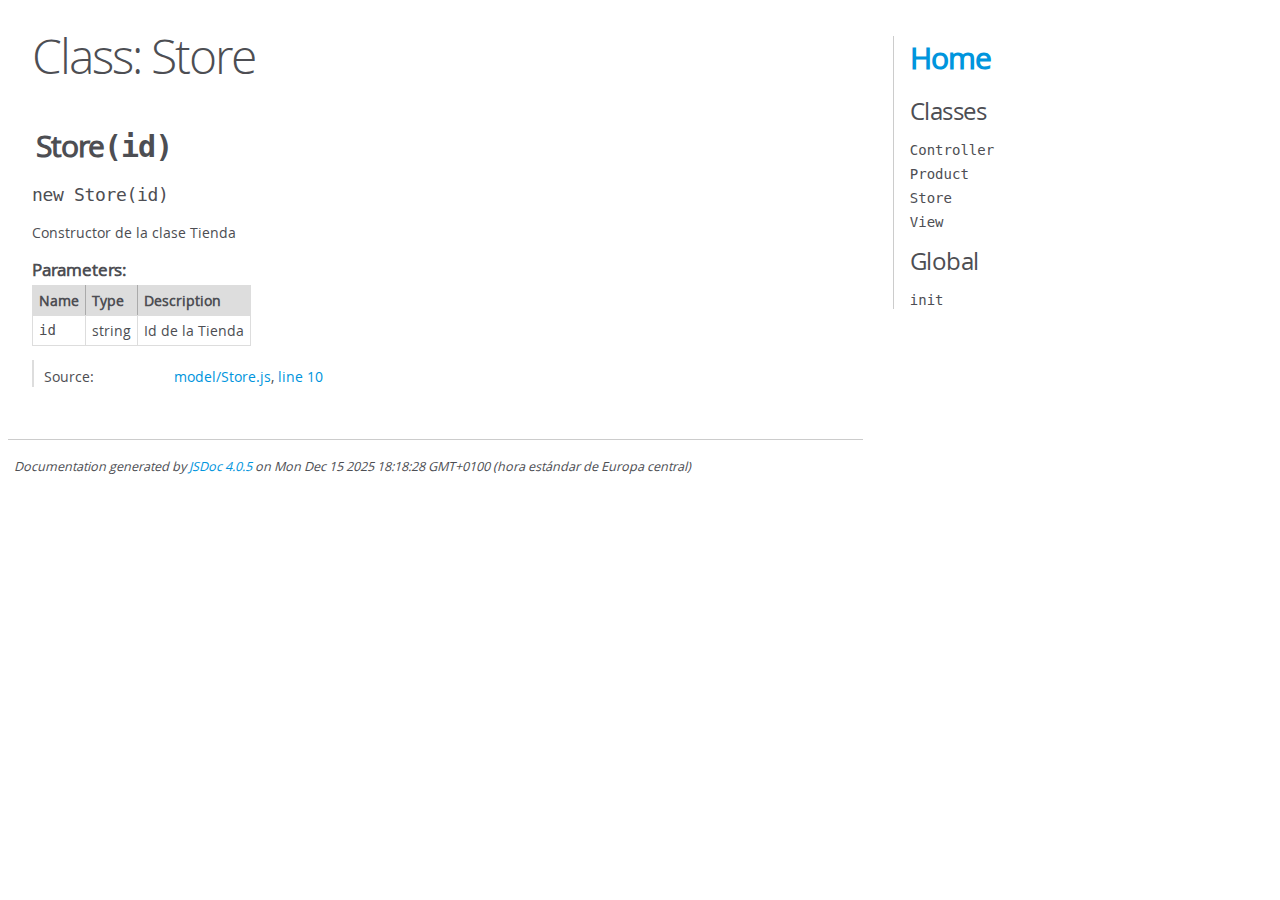
<file: docs/Store_Store.html>
<!DOCTYPE html>
<html lang="en">
<head>
    <meta charset="utf-8">
    <title>JSDoc: Class: Store</title>

    <script src="scripts/prettify/prettify.js"> </script>
    <script src="scripts/prettify/lang-css.js"> </script>
    <!--[if lt IE 9]>
      <script src="//html5shiv.googlecode.com/svn/trunk/html5.js"></script>
    <![endif]-->
    <link type="text/css" rel="stylesheet" href="styles/prettify-tomorrow.css">
    <link type="text/css" rel="stylesheet" href="styles/jsdoc-default.css">
</head>

<body>

<div id="main">

    <h1 class="page-title">Class: Store</h1>

    




<section>

<header>
    
        <h2><span class="attribs"><span class="type-signature"></span></span>Store<span class="signature">(id)</span><span class="type-signature"></span></h2>
        
    
</header>

<article>
    <div class="container-overview">
    
        

    

    
    <h4 class="name" id="Store"><span class="type-signature"></span>new Store<span class="signature">(id)</span><span class="type-signature"></span></h4>
    

    



<div class="description">
    Constructor de la clase Tienda
</div>









    <h5>Parameters:</h5>
    

<table class="params">
    <thead>
    <tr>
        
        <th>Name</th>
        

        <th>Type</th>

        

        

        <th class="last">Description</th>
    </tr>
    </thead>

    <tbody>
    

        <tr>
            
                <td class="name"><code>id</code></td>
            

            <td class="type">
            
                
<span class="param-type">string</span>


            
            </td>

            

            

            <td class="description last">Id de la Tienda</td>
        </tr>

    
    </tbody>
</table>






<dl class="details">

    

    

    

    

    

    

    

    

    

    

    

    

    
    <dt class="tag-source">Source:</dt>
    <dd class="tag-source"><ul class="dummy"><li>
        <a href="model_Store.js.html">model/Store.js</a>, <a href="model_Store.js.html#line10">line 10</a>
    </li></ul></dd>
    

    

    

    
</dl>




















    
    </div>

    

    

    

    

    

    

    

    

    

    
</article>

</section>




</div>

<nav>
    <h2><a href="index.html">Home</a></h2><h3>Classes</h3><ul><li><a href="Controller.html">Controller</a></li><li><a href="Product.html">Product</a></li><li><a href="Store_Store.html">Store</a></li><li><a href="View.html">View</a></li></ul><h3>Global</h3><ul><li><a href="global.html#init">init</a></li></ul>
</nav>

<br class="clear">

<footer>
    Documentation generated by <a href="https://github.com/jsdoc/jsdoc">JSDoc 4.0.5</a> on Mon Dec 15 2025 18:18:28 GMT+0100 (hora estándar de Europa central)
</footer>

<script> prettyPrint(); </script>
<script src="scripts/linenumber.js"> </script>
</body>
</html>
</file>
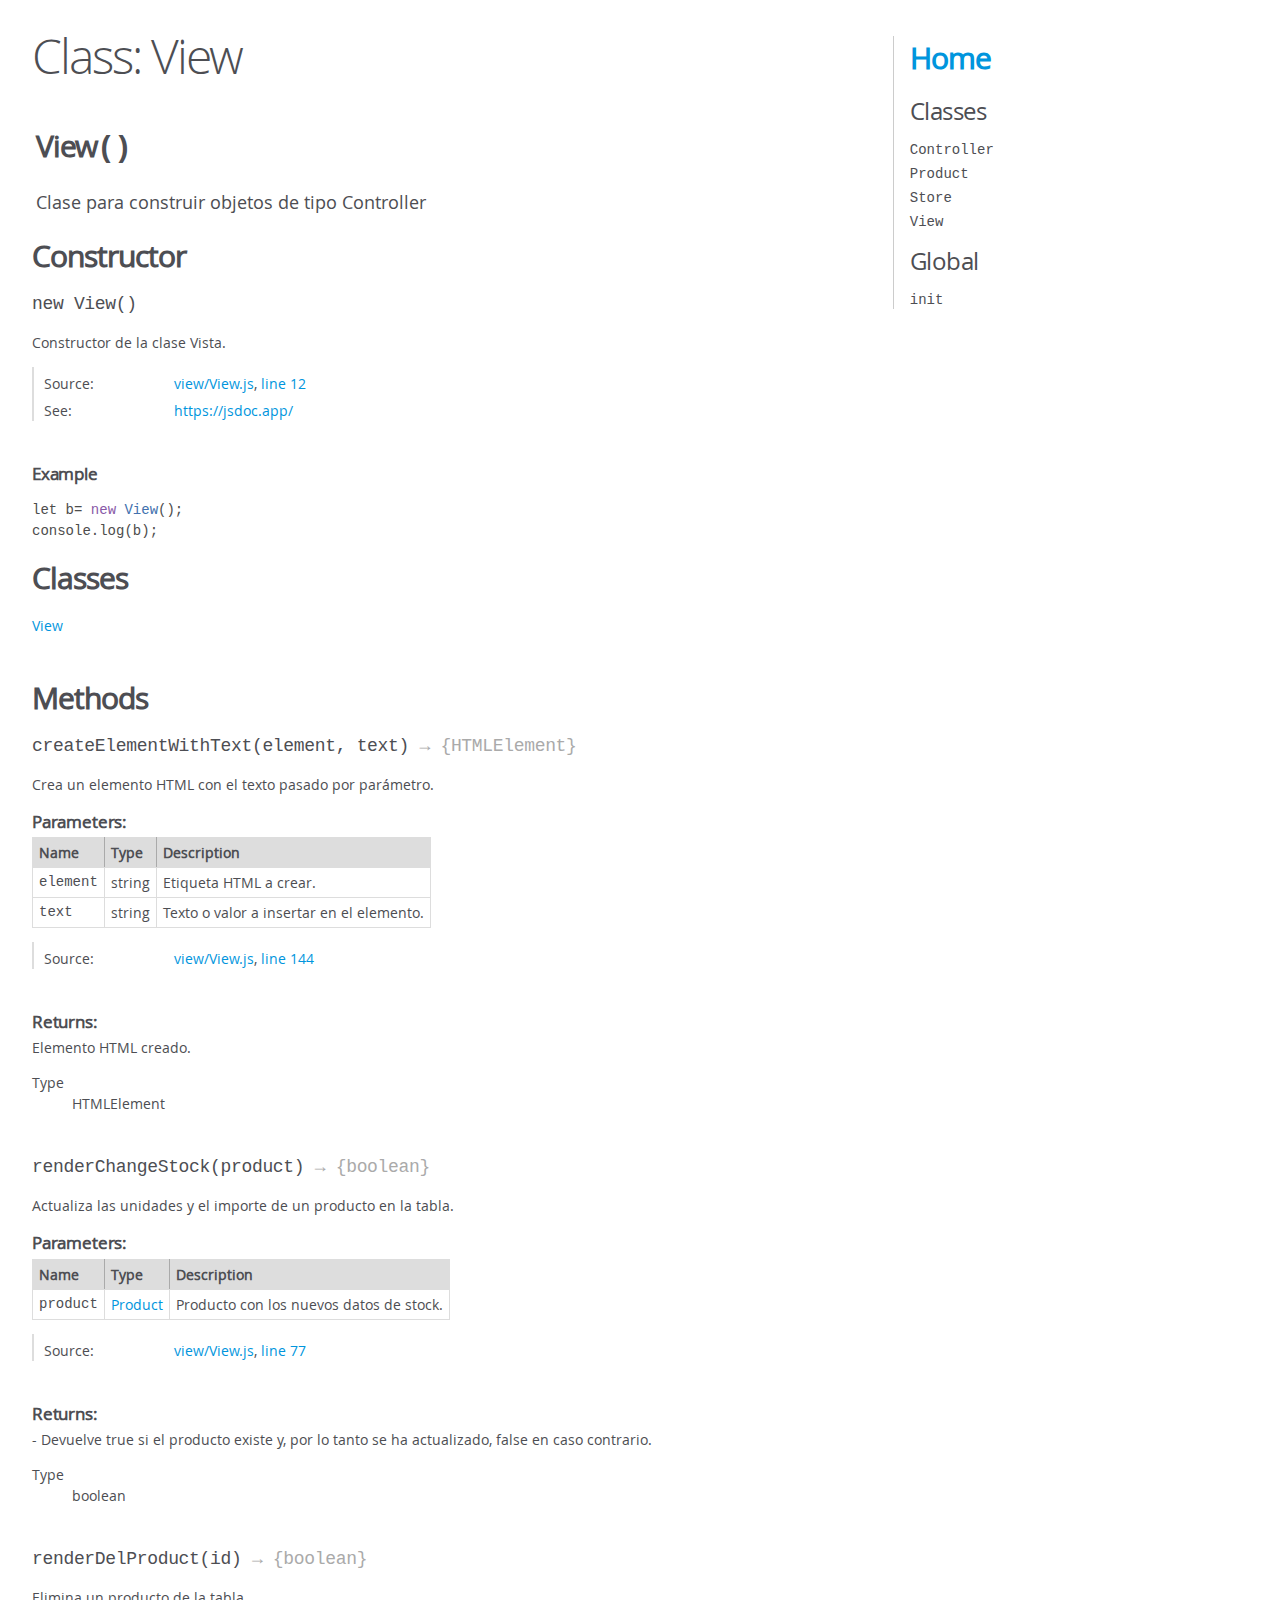
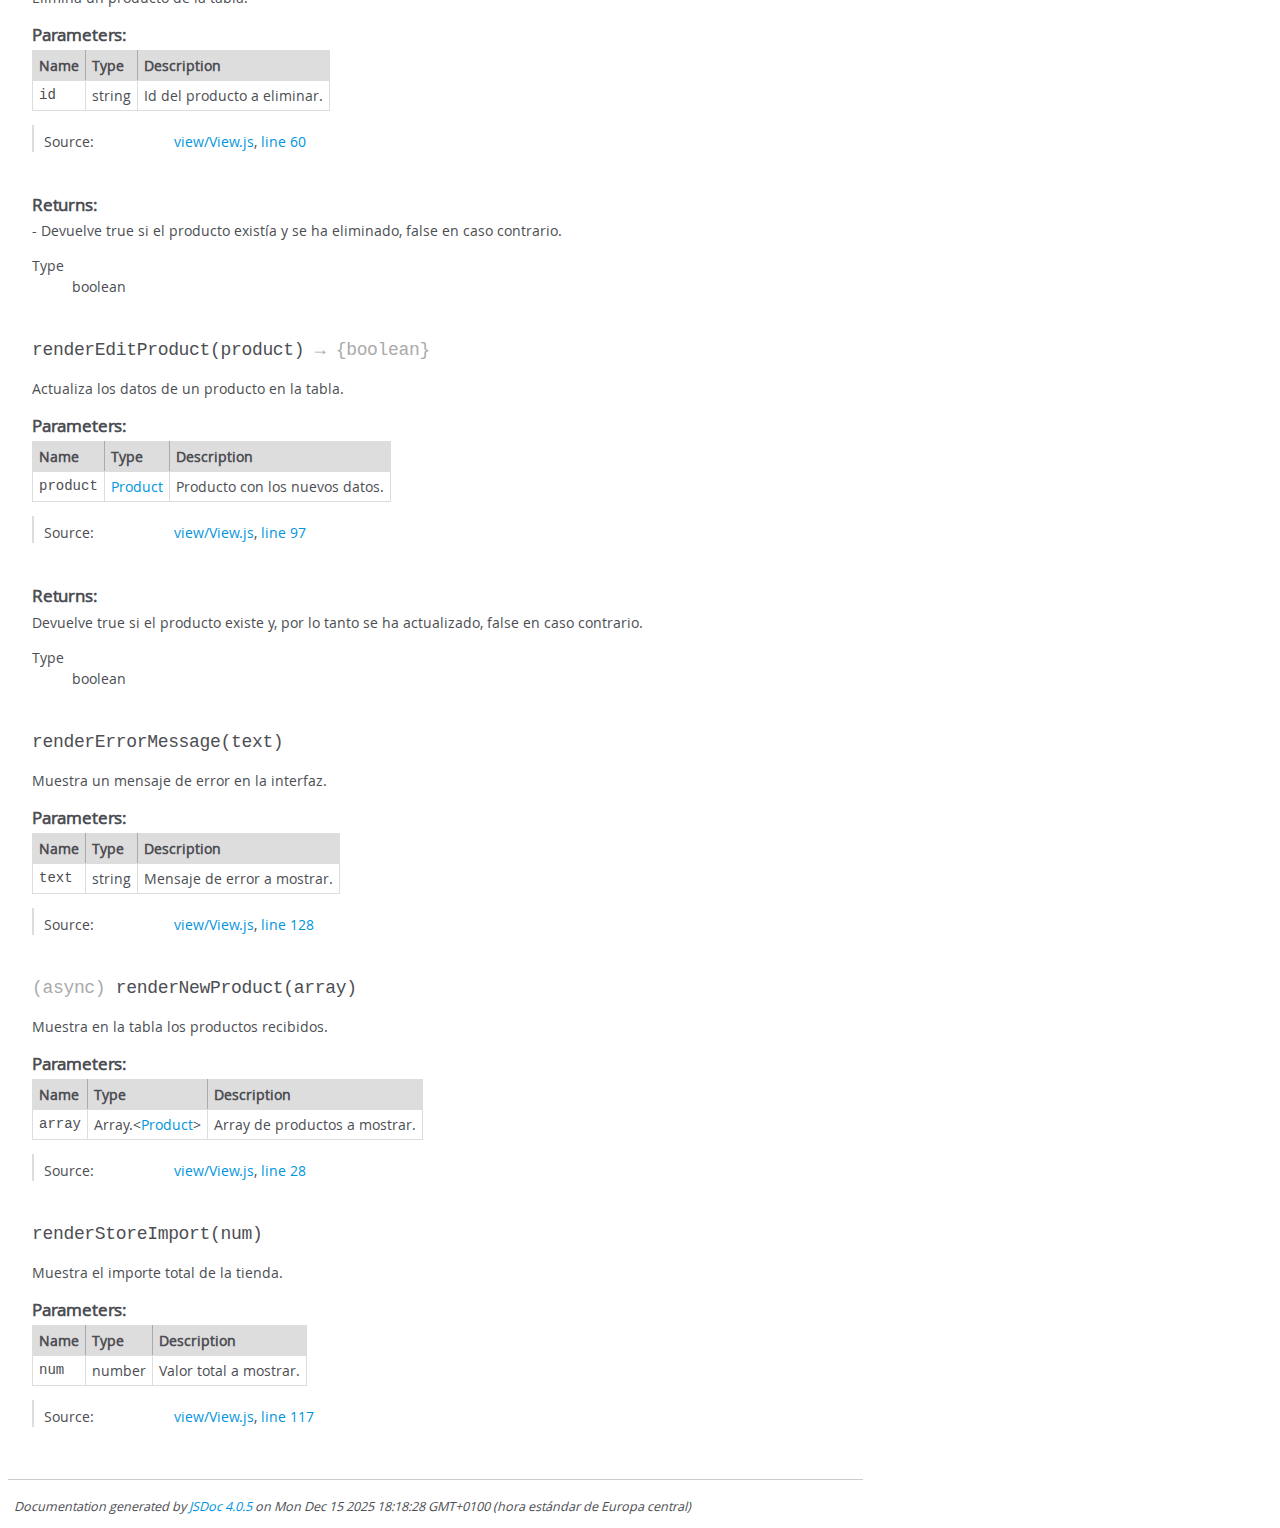
<file: docs/View.html>
<!DOCTYPE html>
<html lang="en">
<head>
    <meta charset="utf-8">
    <title>JSDoc: Class: View</title>

    <script src="scripts/prettify/prettify.js"> </script>
    <script src="scripts/prettify/lang-css.js"> </script>
    <!--[if lt IE 9]>
      <script src="//html5shiv.googlecode.com/svn/trunk/html5.js"></script>
    <![endif]-->
    <link type="text/css" rel="stylesheet" href="styles/prettify-tomorrow.css">
    <link type="text/css" rel="stylesheet" href="styles/jsdoc-default.css">
</head>

<body>

<div id="main">

    <h1 class="page-title">Class: View</h1>

    




<section>

<header>
    
        <h2><span class="attribs"><span class="type-signature"></span></span>View<span class="signature">()</span><span class="type-signature"></span></h2>
        
            <div class="class-description">Clase para construir objetos de tipo Controller</div>
        
    
</header>

<article>
    <div class="container-overview">
    
        

    
    <h2>Constructor</h2>
    

    
    <h4 class="name" id="View"><span class="type-signature"></span>new View<span class="signature">()</span><span class="type-signature"></span></h4>
    

    



<div class="description">
    Constructor de la clase Vista.
</div>













<dl class="details">

    

    

    

    

    

    

    

    

    

    

    

    

    
    <dt class="tag-source">Source:</dt>
    <dd class="tag-source"><ul class="dummy"><li>
        <a href="view_View.js.html">view/View.js</a>, <a href="view_View.js.html#line12">line 12</a>
    </li></ul></dd>
    

    

    
    <dt class="tag-see">See:</dt>
    <dd class="tag-see">
        <ul>
            <li><a href="https://jsdoc.app/">https://jsdoc.app/</a></li>
        </ul>
    </dd>
    

    
</dl>



















    <h5>Example</h5>
    
    <pre class="prettyprint"><code>let b= new View();console.log(b);</code></pre>



    
    </div>

    

    

    
        <h3 class="subsection-title">Classes</h3>

        <dl>
            <dt><a href="View.html">View</a></dt>
            <dd></dd>
        </dl>
    

    

    

    

    

    
        <h3 class="subsection-title">Methods</h3>

        
            

    

    
    <h4 class="name" id="createElementWithText"><span class="type-signature"></span>createElementWithText<span class="signature">(element, text)</span><span class="type-signature"> &rarr; {HTMLElement}</span></h4>
    

    



<div class="description">
    Crea un elemento HTML con el texto pasado por parámetro.
</div>









    <h5>Parameters:</h5>
    

<table class="params">
    <thead>
    <tr>
        
        <th>Name</th>
        

        <th>Type</th>

        

        

        <th class="last">Description</th>
    </tr>
    </thead>

    <tbody>
    

        <tr>
            
                <td class="name"><code>element</code></td>
            

            <td class="type">
            
                
<span class="param-type">string</span>


            
            </td>

            

            

            <td class="description last">Etiqueta HTML a crear.</td>
        </tr>

    

        <tr>
            
                <td class="name"><code>text</code></td>
            

            <td class="type">
            
                
<span class="param-type">string</span>


            
            </td>

            

            

            <td class="description last">Texto o valor a insertar en el elemento.</td>
        </tr>

    
    </tbody>
</table>






<dl class="details">

    

    

    

    

    

    

    

    

    

    

    

    

    
    <dt class="tag-source">Source:</dt>
    <dd class="tag-source"><ul class="dummy"><li>
        <a href="view_View.js.html">view/View.js</a>, <a href="view_View.js.html#line144">line 144</a>
    </li></ul></dd>
    

    

    

    
</dl>















<h5>Returns:</h5>

        
<div class="param-desc">
    Elemento HTML creado.
</div>



<dl>
    <dt>
        Type
    </dt>
    <dd>
        
<span class="param-type">HTMLElement</span>


    </dd>
</dl>

    





        
            

    

    
    <h4 class="name" id="renderChangeStock"><span class="type-signature"></span>renderChangeStock<span class="signature">(product)</span><span class="type-signature"> &rarr; {boolean}</span></h4>
    

    



<div class="description">
    Actualiza las unidades y el importe de un producto en la tabla.
</div>









    <h5>Parameters:</h5>
    

<table class="params">
    <thead>
    <tr>
        
        <th>Name</th>
        

        <th>Type</th>

        

        

        <th class="last">Description</th>
    </tr>
    </thead>

    <tbody>
    

        <tr>
            
                <td class="name"><code>product</code></td>
            

            <td class="type">
            
                
<span class="param-type"><a href="Product.html">Product</a></span>


            
            </td>

            

            

            <td class="description last">Producto con los nuevos datos de stock.</td>
        </tr>

    
    </tbody>
</table>






<dl class="details">

    

    

    

    

    

    

    

    

    

    

    

    

    
    <dt class="tag-source">Source:</dt>
    <dd class="tag-source"><ul class="dummy"><li>
        <a href="view_View.js.html">view/View.js</a>, <a href="view_View.js.html#line77">line 77</a>
    </li></ul></dd>
    

    

    

    
</dl>















<h5>Returns:</h5>

        
<div class="param-desc">
    - Devuelve true si el producto existe y, por lo tanto se ha actualizado, false en caso contrario.
</div>



<dl>
    <dt>
        Type
    </dt>
    <dd>
        
<span class="param-type">boolean</span>


    </dd>
</dl>

    





        
            

    

    
    <h4 class="name" id="renderDelProduct"><span class="type-signature"></span>renderDelProduct<span class="signature">(id)</span><span class="type-signature"> &rarr; {boolean}</span></h4>
    

    



<div class="description">
    Elimina un producto de la tabla.
</div>









    <h5>Parameters:</h5>
    

<table class="params">
    <thead>
    <tr>
        
        <th>Name</th>
        

        <th>Type</th>

        

        

        <th class="last">Description</th>
    </tr>
    </thead>

    <tbody>
    

        <tr>
            
                <td class="name"><code>id</code></td>
            

            <td class="type">
            
                
<span class="param-type">string</span>


            
            </td>

            

            

            <td class="description last">Id del producto a eliminar.</td>
        </tr>

    
    </tbody>
</table>






<dl class="details">

    

    

    

    

    

    

    

    

    

    

    

    

    
    <dt class="tag-source">Source:</dt>
    <dd class="tag-source"><ul class="dummy"><li>
        <a href="view_View.js.html">view/View.js</a>, <a href="view_View.js.html#line60">line 60</a>
    </li></ul></dd>
    

    

    

    
</dl>















<h5>Returns:</h5>

        
<div class="param-desc">
    - Devuelve true si el producto existía y se ha eliminado, false en caso contrario.
</div>



<dl>
    <dt>
        Type
    </dt>
    <dd>
        
<span class="param-type">boolean</span>


    </dd>
</dl>

    





        
            

    

    
    <h4 class="name" id="renderEditProduct"><span class="type-signature"></span>renderEditProduct<span class="signature">(product)</span><span class="type-signature"> &rarr; {boolean}</span></h4>
    

    



<div class="description">
    Actualiza los datos de un producto en la tabla.
</div>









    <h5>Parameters:</h5>
    

<table class="params">
    <thead>
    <tr>
        
        <th>Name</th>
        

        <th>Type</th>

        

        

        <th class="last">Description</th>
    </tr>
    </thead>

    <tbody>
    

        <tr>
            
                <td class="name"><code>product</code></td>
            

            <td class="type">
            
                
<span class="param-type"><a href="Product.html">Product</a></span>


            
            </td>

            

            

            <td class="description last">Producto con los nuevos datos.</td>
        </tr>

    
    </tbody>
</table>






<dl class="details">

    

    

    

    

    

    

    

    

    

    

    

    

    
    <dt class="tag-source">Source:</dt>
    <dd class="tag-source"><ul class="dummy"><li>
        <a href="view_View.js.html">view/View.js</a>, <a href="view_View.js.html#line97">line 97</a>
    </li></ul></dd>
    

    

    

    
</dl>















<h5>Returns:</h5>

        
<div class="param-desc">
    Devuelve true si el producto existe y, por lo tanto se ha actualizado, false en caso contrario.
</div>



<dl>
    <dt>
        Type
    </dt>
    <dd>
        
<span class="param-type">boolean</span>


    </dd>
</dl>

    





        
            

    

    
    <h4 class="name" id="renderErrorMessage"><span class="type-signature"></span>renderErrorMessage<span class="signature">(text)</span><span class="type-signature"></span></h4>
    

    



<div class="description">
    Muestra un mensaje de error en la interfaz.
</div>









    <h5>Parameters:</h5>
    

<table class="params">
    <thead>
    <tr>
        
        <th>Name</th>
        

        <th>Type</th>

        

        

        <th class="last">Description</th>
    </tr>
    </thead>

    <tbody>
    

        <tr>
            
                <td class="name"><code>text</code></td>
            

            <td class="type">
            
                
<span class="param-type">string</span>


            
            </td>

            

            

            <td class="description last">Mensaje de error a mostrar.</td>
        </tr>

    
    </tbody>
</table>






<dl class="details">

    

    

    

    

    

    

    

    

    

    

    

    

    
    <dt class="tag-source">Source:</dt>
    <dd class="tag-source"><ul class="dummy"><li>
        <a href="view_View.js.html">view/View.js</a>, <a href="view_View.js.html#line128">line 128</a>
    </li></ul></dd>
    

    

    

    
</dl>




















        
            

    

    
    <h4 class="name" id="renderNewProduct"><span class="type-signature">(async) </span>renderNewProduct<span class="signature">(array)</span><span class="type-signature"></span></h4>
    

    



<div class="description">
    Muestra en la tabla los productos recibidos.
</div>









    <h5>Parameters:</h5>
    

<table class="params">
    <thead>
    <tr>
        
        <th>Name</th>
        

        <th>Type</th>

        

        

        <th class="last">Description</th>
    </tr>
    </thead>

    <tbody>
    

        <tr>
            
                <td class="name"><code>array</code></td>
            

            <td class="type">
            
                
<span class="param-type">Array.&lt;<a href="Product.html">Product</a>></span>


            
            </td>

            

            

            <td class="description last">Array de productos a mostrar.</td>
        </tr>

    
    </tbody>
</table>






<dl class="details">

    

    

    

    

    

    

    

    

    

    

    

    

    
    <dt class="tag-source">Source:</dt>
    <dd class="tag-source"><ul class="dummy"><li>
        <a href="view_View.js.html">view/View.js</a>, <a href="view_View.js.html#line28">line 28</a>
    </li></ul></dd>
    

    

    

    
</dl>




















        
            

    

    
    <h4 class="name" id="renderStoreImport"><span class="type-signature"></span>renderStoreImport<span class="signature">(num)</span><span class="type-signature"></span></h4>
    

    



<div class="description">
    Muestra el importe total de la tienda.
</div>









    <h5>Parameters:</h5>
    

<table class="params">
    <thead>
    <tr>
        
        <th>Name</th>
        

        <th>Type</th>

        

        

        <th class="last">Description</th>
    </tr>
    </thead>

    <tbody>
    

        <tr>
            
                <td class="name"><code>num</code></td>
            

            <td class="type">
            
                
<span class="param-type">number</span>


            
            </td>

            

            

            <td class="description last">Valor total a mostrar.</td>
        </tr>

    
    </tbody>
</table>






<dl class="details">

    

    

    

    

    

    

    

    

    

    

    

    

    
    <dt class="tag-source">Source:</dt>
    <dd class="tag-source"><ul class="dummy"><li>
        <a href="view_View.js.html">view/View.js</a>, <a href="view_View.js.html#line117">line 117</a>
    </li></ul></dd>
    

    

    

    
</dl>




















        
    

    

    
</article>

</section>




</div>

<nav>
    <h2><a href="index.html">Home</a></h2><h3>Classes</h3><ul><li><a href="Controller.html">Controller</a></li><li><a href="Product.html">Product</a></li><li><a href="Store_Store.html">Store</a></li><li><a href="View.html">View</a></li></ul><h3>Global</h3><ul><li><a href="global.html#init">init</a></li></ul>
</nav>

<br class="clear">

<footer>
    Documentation generated by <a href="https://github.com/jsdoc/jsdoc">JSDoc 4.0.5</a> on Mon Dec 15 2025 18:18:28 GMT+0100 (hora estándar de Europa central)
</footer>

<script> prettyPrint(); </script>
<script src="scripts/linenumber.js"> </script>
</body>
</html>
</file>
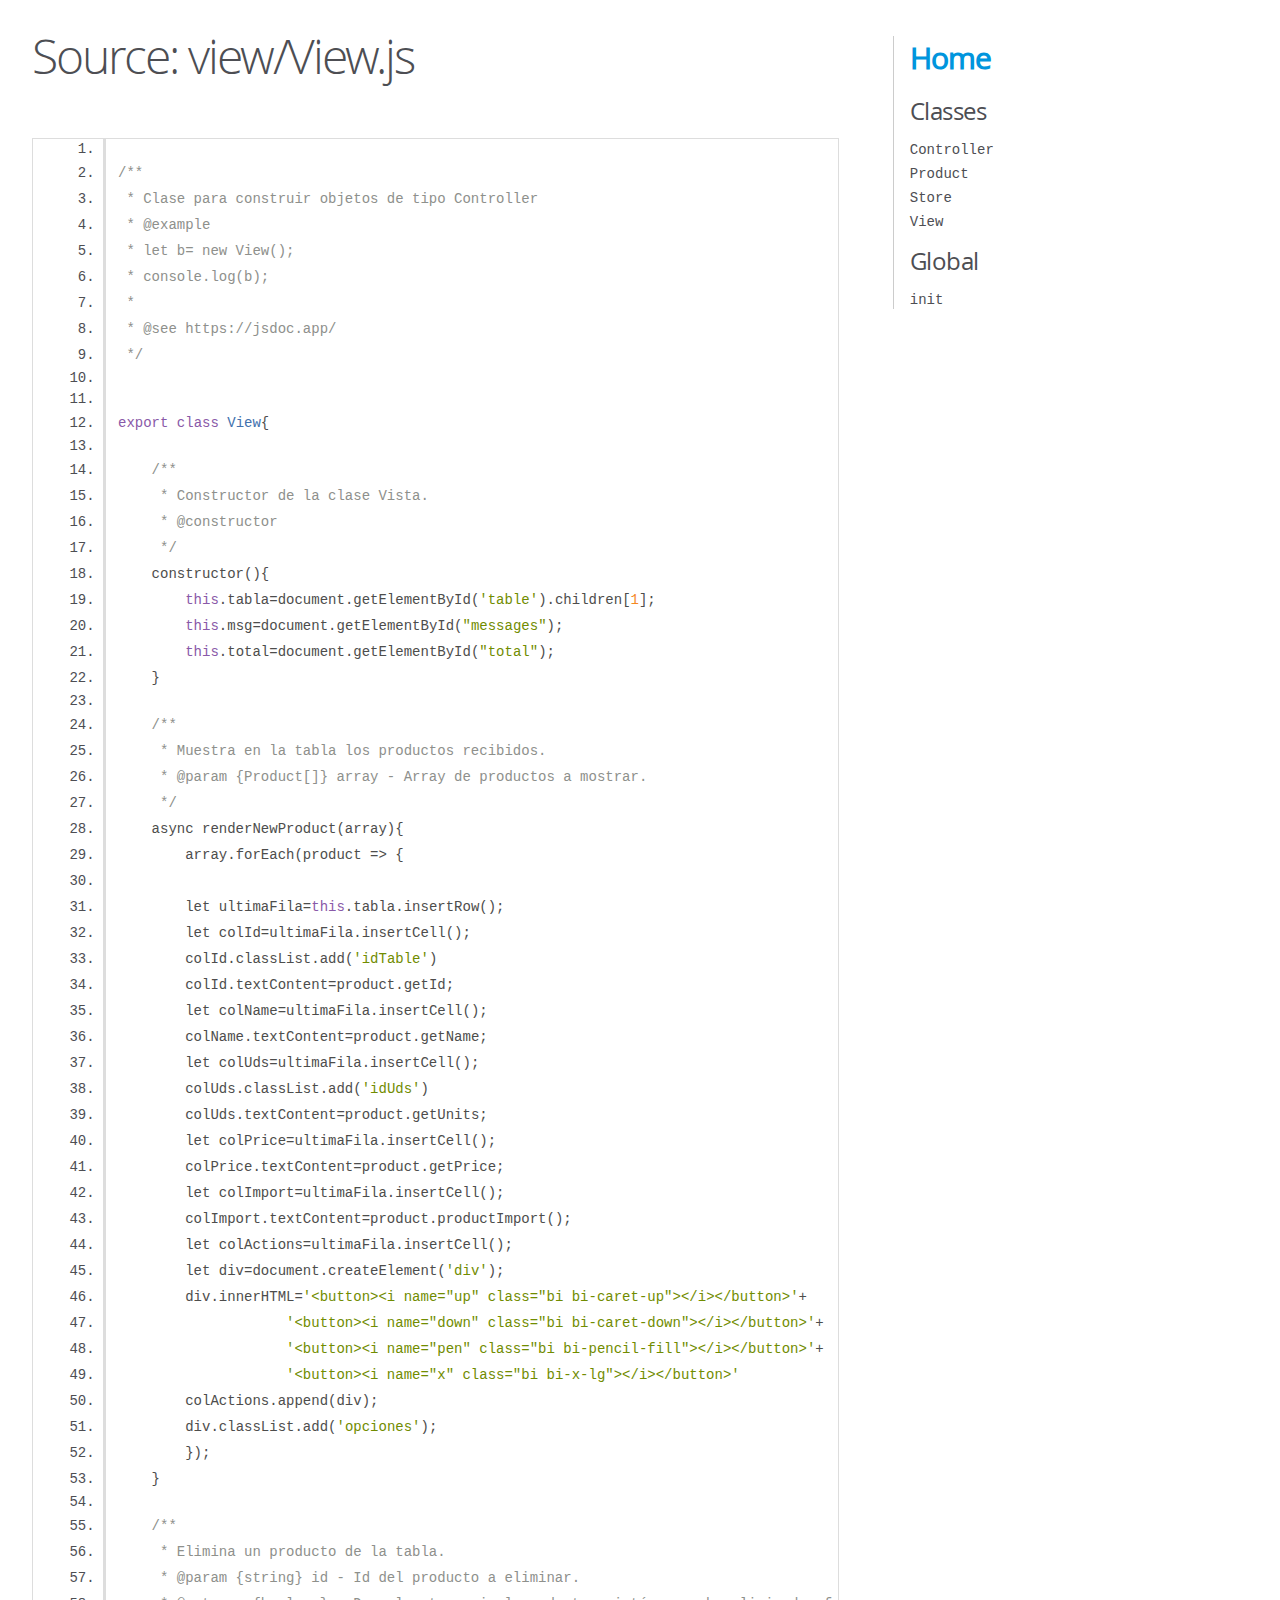
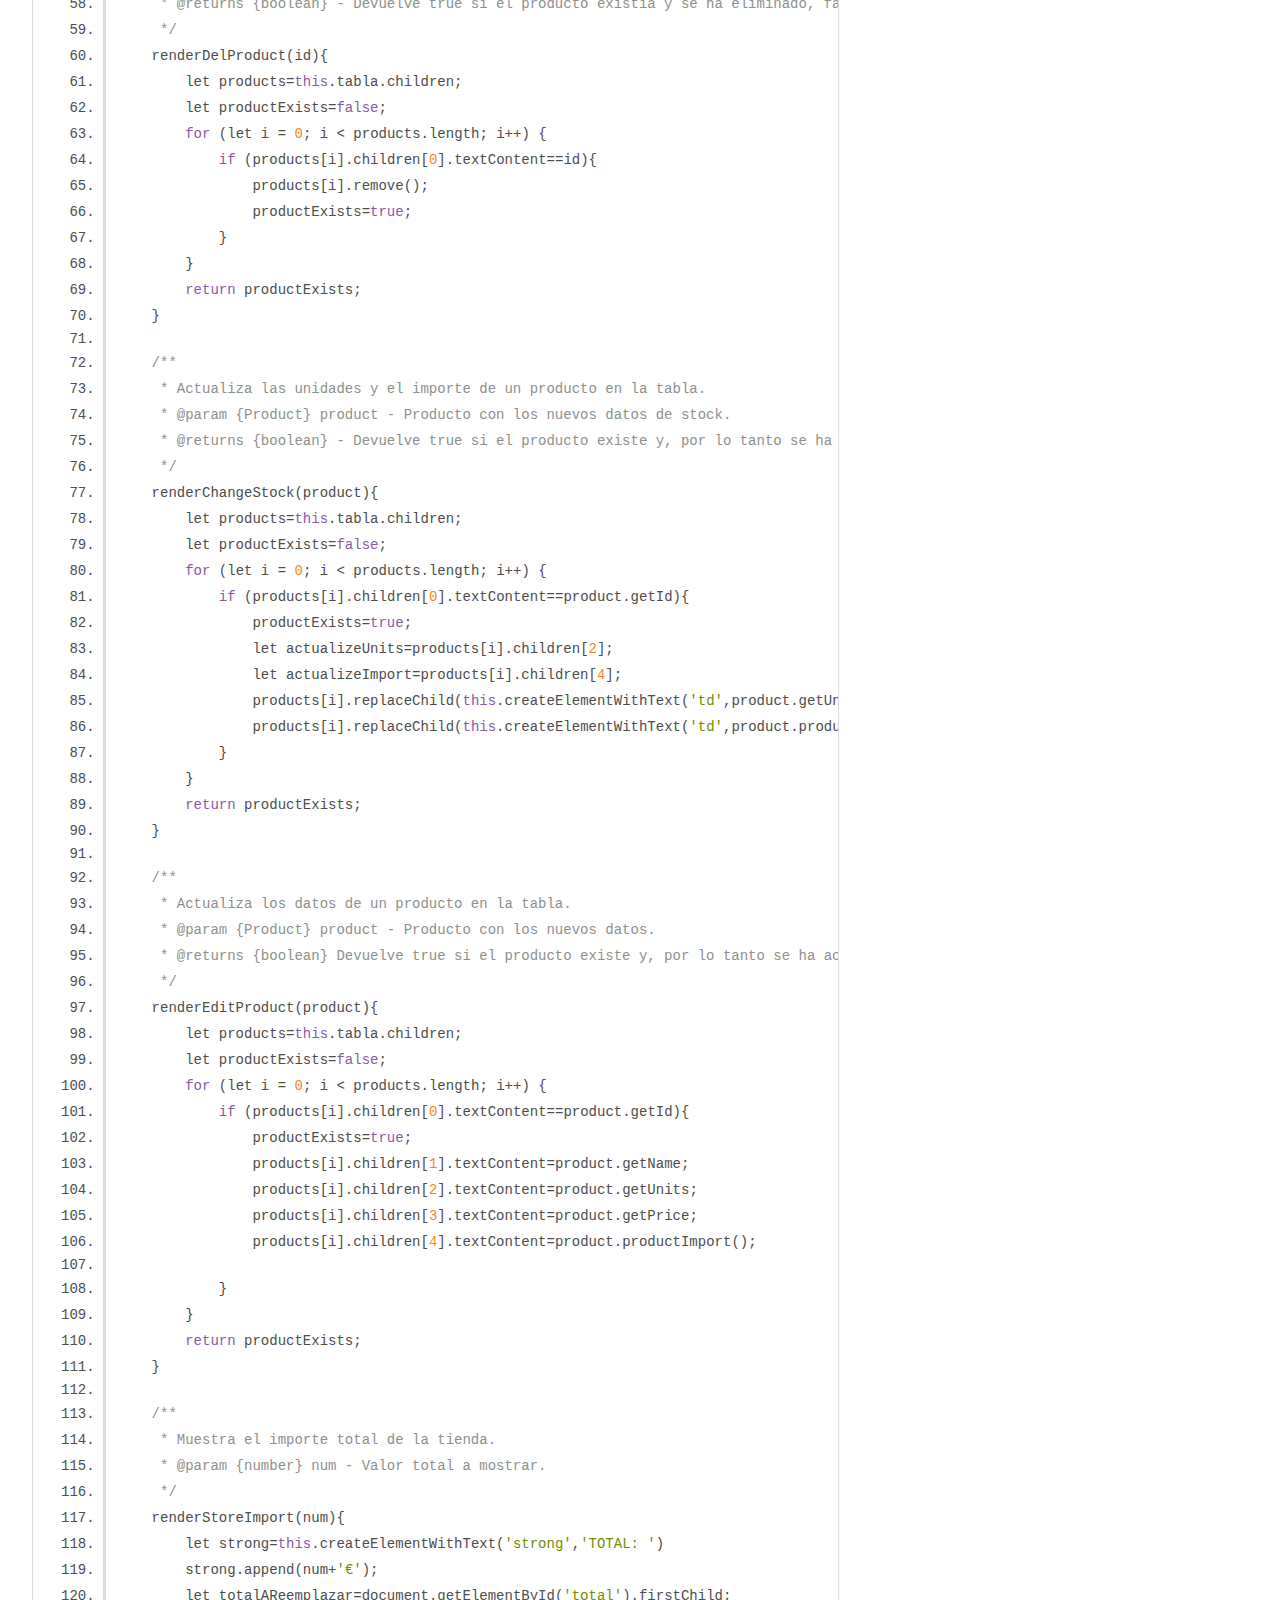
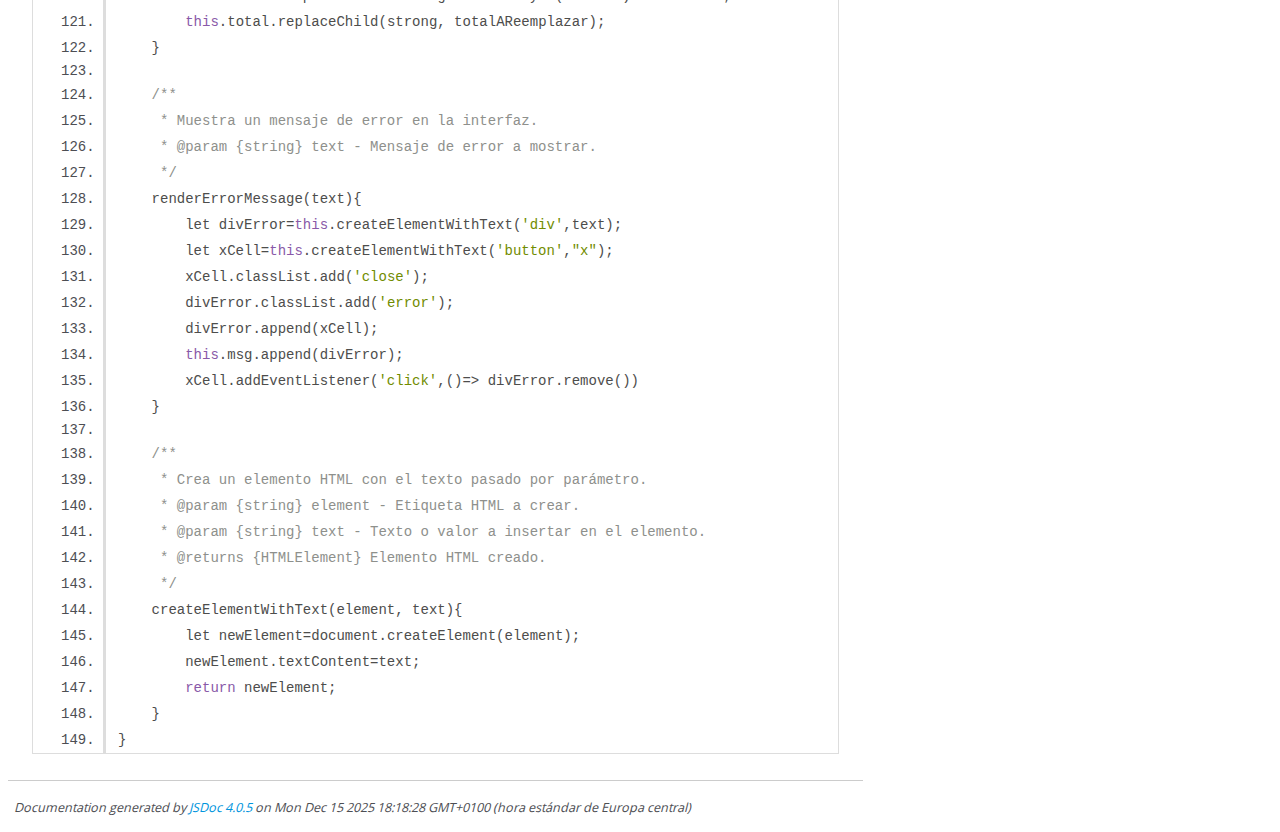
<file: docs/view_View.js.html>
<!DOCTYPE html>
<html lang="en">
<head>
    <meta charset="utf-8">
    <title>JSDoc: Source: view/View.js</title>

    <script src="scripts/prettify/prettify.js"> </script>
    <script src="scripts/prettify/lang-css.js"> </script>
    <!--[if lt IE 9]>
      <script src="//html5shiv.googlecode.com/svn/trunk/html5.js"></script>
    <![endif]-->
    <link type="text/css" rel="stylesheet" href="styles/prettify-tomorrow.css">
    <link type="text/css" rel="stylesheet" href="styles/jsdoc-default.css">
</head>

<body>

<div id="main">

    <h1 class="page-title">Source: view/View.js</h1>

    



    
    <section>
        <article>
            <pre class="prettyprint source linenums"><code>
/**
 * Clase para construir objetos de tipo Controller
 * @example
 * let b= new View();
 * console.log(b);
 * 
 * @see https://jsdoc.app/
 */


export class View{

    /**
     * Constructor de la clase Vista.
     * @constructor
     */
    constructor(){
        this.tabla=document.getElementById('table').children[1];
        this.msg=document.getElementById("messages");
        this.total=document.getElementById("total");
    }

    /**
     * Muestra en la tabla los productos recibidos.
     * @param {Product[]} array - Array de productos a mostrar.
     */
    async renderNewProduct(array){ 
        array.forEach(product => {
            
        let ultimaFila=this.tabla.insertRow();
        let colId=ultimaFila.insertCell();
        colId.classList.add('idTable')
        colId.textContent=product.getId;
        let colName=ultimaFila.insertCell();
        colName.textContent=product.getName;
        let colUds=ultimaFila.insertCell();
        colUds.classList.add('idUds')
        colUds.textContent=product.getUnits;
        let colPrice=ultimaFila.insertCell();
        colPrice.textContent=product.getPrice;
        let colImport=ultimaFila.insertCell();
        colImport.textContent=product.productImport();
        let colActions=ultimaFila.insertCell();
        let div=document.createElement('div');
        div.innerHTML='&lt;button>&lt;i name="up" class="bi bi-caret-up">&lt;/i>&lt;/button>'+
                    '&lt;button>&lt;i name="down" class="bi bi-caret-down">&lt;/i>&lt;/button>'+
                    '&lt;button>&lt;i name="pen" class="bi bi-pencil-fill">&lt;/i>&lt;/button>'+
                    '&lt;button>&lt;i name="x" class="bi bi-x-lg">&lt;/i>&lt;/button>'
        colActions.append(div);
        div.classList.add('opciones');
        });
    }

    /**
     * Elimina un producto de la tabla.
     * @param {string} id - Id del producto a eliminar.
     * @returns {boolean} - Devuelve true si el producto existía y se ha eliminado, false en caso contrario.
     */
    renderDelProduct(id){
        let products=this.tabla.children;
        let productExists=false;
        for (let i = 0; i &lt; products.length; i++) {
            if (products[i].children[0].textContent==id){ 
                products[i].remove();
                productExists=true;
            }
        }
        return productExists;
    }

    /**
     * Actualiza las unidades y el importe de un producto en la tabla.
     * @param {Product} product - Producto con los nuevos datos de stock.
     * @returns {boolean} - Devuelve true si el producto existe y, por lo tanto se ha actualizado, false en caso contrario.
     */
    renderChangeStock(product){
        let products=this.tabla.children;
        let productExists=false;
        for (let i = 0; i &lt; products.length; i++) {
            if (products[i].children[0].textContent==product.getId){
                productExists=true;
                let actualizeUnits=products[i].children[2];
                let actualizeImport=products[i].children[4];
                products[i].replaceChild(this.createElementWithText('td',product.getUnits),actualizeUnits);
                products[i].replaceChild(this.createElementWithText('td',product.productImport()),actualizeImport);
            } 
        }
        return productExists;
    }

    /**
     * Actualiza los datos de un producto en la tabla.
     * @param {Product} product - Producto con los nuevos datos.
     * @returns {boolean} Devuelve true si el producto existe y, por lo tanto se ha actualizado, false en caso contrario.
     */
    renderEditProduct(product){
        let products=this.tabla.children;
        let productExists=false;
        for (let i = 0; i &lt; products.length; i++) {
            if (products[i].children[0].textContent==product.getId){
                productExists=true;
                products[i].children[1].textContent=product.getName;
                products[i].children[2].textContent=product.getUnits;
                products[i].children[3].textContent=product.getPrice;
                products[i].children[4].textContent=product.productImport();

            } 
        }
        return productExists;
    }

    /**
     * Muestra el importe total de la tienda.
     * @param {number} num - Valor total a mostrar.
     */
    renderStoreImport(num){
        let strong=this.createElementWithText('strong','TOTAL: ')
        strong.append(num+'€');
        let totalAReemplazar=document.getElementById('total').firstChild;
        this.total.replaceChild(strong, totalAReemplazar);
    }

    /**
     * Muestra un mensaje de error en la interfaz.
     * @param {string} text - Mensaje de error a mostrar.
     */
    renderErrorMessage(text){
        let divError=this.createElementWithText('div',text);
        let xCell=this.createElementWithText('button',"x");
        xCell.classList.add('close');
        divError.classList.add('error');
        divError.append(xCell);
        this.msg.append(divError);
        xCell.addEventListener('click',()=> divError.remove())
    }

    /**
     * Crea un elemento HTML con el texto pasado por parámetro.
     * @param {string} element - Etiqueta HTML a crear.
     * @param {string} text - Texto o valor a insertar en el elemento.
     * @returns {HTMLElement} Elemento HTML creado.
     */
    createElementWithText(element, text){
        let newElement=document.createElement(element);
        newElement.textContent=text;
        return newElement;
    }
}</code></pre>
        </article>
    </section>




</div>

<nav>
    <h2><a href="index.html">Home</a></h2><h3>Classes</h3><ul><li><a href="Controller.html">Controller</a></li><li><a href="Product.html">Product</a></li><li><a href="Store_Store.html">Store</a></li><li><a href="View.html">View</a></li></ul><h3>Global</h3><ul><li><a href="global.html#init">init</a></li></ul>
</nav>

<br class="clear">

<footer>
    Documentation generated by <a href="https://github.com/jsdoc/jsdoc">JSDoc 4.0.5</a> on Mon Dec 15 2025 18:18:28 GMT+0100 (hora estándar de Europa central)
</footer>

<script> prettyPrint(); </script>
<script src="scripts/linenumber.js"> </script>
</body>
</html>
</file>
<file: docs/styles/prettify-tomorrow.css>
/* Tomorrow Theme */
/* Original theme - https://github.com/chriskempson/tomorrow-theme */
/* Pretty printing styles. Used with prettify.js. */
/* SPAN elements with the classes below are added by prettyprint. */
/* plain text */
.pln {
  color: #4d4d4c; }

@media screen {
  /* string content */
  .str {
    color: #718c00; }

  /* a keyword */
  .kwd {
    color: #8959a8; }

  /* a comment */
  .com {
    color: #8e908c; }

  /* a type name */
  .typ {
    color: #4271ae; }

  /* a literal value */
  .lit {
    color: #f5871f; }

  /* punctuation */
  .pun {
    color: #4d4d4c; }

  /* lisp open bracket */
  .opn {
    color: #4d4d4c; }

  /* lisp close bracket */
  .clo {
    color: #4d4d4c; }

  /* a markup tag name */
  .tag {
    color: #c82829; }

  /* a markup attribute name */
  .atn {
    color: #f5871f; }

  /* a markup attribute value */
  .atv {
    color: #3e999f; }

  /* a declaration */
  .dec {
    color: #f5871f; }

  /* a variable name */
  .var {
    color: #c82829; }

  /* a function name */
  .fun {
    color: #4271ae; } }
/* Use higher contrast and text-weight for printable form. */
@media print, projection {
  .str {
    color: #060; }

  .kwd {
    color: #006;
    font-weight: bold; }

  .com {
    color: #600;
    font-style: italic; }

  .typ {
    color: #404;
    font-weight: bold; }

  .lit {
    color: #044; }

  .pun, .opn, .clo {
    color: #440; }

  .tag {
    color: #006;
    font-weight: bold; }

  .atn {
    color: #404; }

  .atv {
    color: #060; } }
/* Style */
/*
pre.prettyprint {
  background: white;
  font-family: Consolas, Monaco, 'Andale Mono', monospace;
  font-size: 12px;
  line-height: 1.5;
  border: 1px solid #ccc;
  padding: 10px; }
*/

/* Specify class=linenums on a pre to get line numbering */
ol.linenums {
  margin-top: 0;
  margin-bottom: 0; }

/* IE indents via margin-left */
li.L0,
li.L1,
li.L2,
li.L3,
li.L4,
li.L5,
li.L6,
li.L7,
li.L8,
li.L9 {
  /* */ }

/* Alternate shading for lines */
li.L1,
li.L3,
li.L5,
li.L7,
li.L9 {
  /* */ }
</file>
<file: docs/styles/jsdoc-default.css>
@font-face {
    font-family: 'Open Sans';
    font-weight: normal;
    font-style: normal;
    src: url('../fonts/OpenSans-Regular-webfont.eot');
    src:
        local('Open Sans'),
        local('OpenSans'),
        url('../fonts/OpenSans-Regular-webfont.eot?#iefix') format('embedded-opentype'),
        url('../fonts/OpenSans-Regular-webfont.woff') format('woff'),
        url('../fonts/OpenSans-Regular-webfont.svg#open_sansregular') format('svg');
}

@font-face {
    font-family: 'Open Sans Light';
    font-weight: normal;
    font-style: normal;
    src: url('../fonts/OpenSans-Light-webfont.eot');
    src:
        local('Open Sans Light'),
        local('OpenSans Light'),
        url('../fonts/OpenSans-Light-webfont.eot?#iefix') format('embedded-opentype'),
        url('../fonts/OpenSans-Light-webfont.woff') format('woff'),
        url('../fonts/OpenSans-Light-webfont.svg#open_sanslight') format('svg');
}

html
{
    overflow: auto;
    background-color: #fff;
    font-size: 14px;
}

body
{
    font-family: 'Open Sans', sans-serif;
    line-height: 1.5;
    color: #4d4e53;
    background-color: white;
}

a, a:visited, a:active {
    color: #0095dd;
    text-decoration: none;
}

a:hover {
    text-decoration: underline;
}

header
{
    display: block;
    padding: 0px 4px;
}

tt, code, kbd, samp {
    font-family: Consolas, Monaco, 'Andale Mono', monospace;
}

.class-description {
    font-size: 130%;
    line-height: 140%;
    margin-bottom: 1em;
    margin-top: 1em;
}

.class-description:empty {
    margin: 0;
}

#main {
    float: left;
    width: 70%;
}

article dl {
    margin-bottom: 40px;
}

article img {
  max-width: 100%;
}

section
{
    display: block;
    background-color: #fff;
    padding: 12px 24px;
    border-bottom: 1px solid #ccc;
    margin-right: 30px;
}

.variation {
    display: none;
}

.signature-attributes {
    font-size: 60%;
    color: #aaa;
    font-style: italic;
    font-weight: lighter;
}

nav
{
    display: block;
    float: right;
    margin-top: 28px;
    width: 30%;
    box-sizing: border-box;
    border-left: 1px solid #ccc;
    padding-left: 16px;
}

nav ul {
    font-family: 'Lucida Grande', 'Lucida Sans Unicode', arial, sans-serif;
    font-size: 100%;
    line-height: 17px;
    padding: 0;
    margin: 0;
    list-style-type: none;
}

nav ul a, nav ul a:visited, nav ul a:active {
    font-family: Consolas, Monaco, 'Andale Mono', monospace;
    line-height: 18px;
    color: #4D4E53;
}

nav h3 {
    margin-top: 12px;
}

nav li {
    margin-top: 6px;
}

footer {
    display: block;
    padding: 6px;
    margin-top: 12px;
    font-style: italic;
    font-size: 90%;
}

h1, h2, h3, h4 {
    font-weight: 200;
    margin: 0;
}

h1
{
    font-family: 'Open Sans Light', sans-serif;
    font-size: 48px;
    letter-spacing: -2px;
    margin: 12px 24px 20px;
}

h2, h3.subsection-title
{
    font-size: 30px;
    font-weight: 700;
    letter-spacing: -1px;
    margin-bottom: 12px;
}

h3
{
    font-size: 24px;
    letter-spacing: -0.5px;
    margin-bottom: 12px;
}

h4
{
    font-size: 18px;
    letter-spacing: -0.33px;
    margin-bottom: 12px;
    color: #4d4e53;
}

h5, .container-overview .subsection-title
{
    font-size: 120%;
    font-weight: bold;
    letter-spacing: -0.01em;
    margin: 8px 0 3px 0;
}

h6
{
    font-size: 100%;
    letter-spacing: -0.01em;
    margin: 6px 0 3px 0;
    font-style: italic;
}

table
{
    border-spacing: 0;
    border: 0;
    border-collapse: collapse;
}

td, th
{
    border: 1px solid #ddd;
    margin: 0px;
    text-align: left;
    vertical-align: top;
    padding: 4px 6px;
    display: table-cell;
}

thead tr
{
    background-color: #ddd;
    font-weight: bold;
}

th { border-right: 1px solid #aaa; }
tr > th:last-child { border-right: 1px solid #ddd; }

.ancestors, .attribs { color: #999; }
.ancestors a, .attribs a
{
    color: #999 !important;
    text-decoration: none;
}

.clear
{
    clear: both;
}

.important
{
    font-weight: bold;
    color: #950B02;
}

.yes-def {
    text-indent: -1000px;
}

.type-signature {
    color: #aaa;
}

.name, .signature {
    font-family: Consolas, Monaco, 'Andale Mono', monospace;
}

.details { margin-top: 14px; border-left: 2px solid #DDD; }
.details dt { width: 120px; float: left; padding-left: 10px;  padding-top: 6px; }
.details dd { margin-left: 70px; }
.details ul { margin: 0; }
.details ul { list-style-type: none; }
.details li { margin-left: 30px; padding-top: 6px; }
.details pre.prettyprint { margin: 0 }
.details .object-value { padding-top: 0; }

.description {
    margin-bottom: 1em;
    margin-top: 1em;
}

.code-caption
{
    font-style: italic;
    font-size: 107%;
    margin: 0;
}

.source
{
    border: 1px solid #ddd;
    width: 80%;
    overflow: auto;
}

.prettyprint.source {
    width: inherit;
}

.source code
{
    font-size: 100%;
    line-height: 18px;
    display: block;
    padding: 4px 12px;
    margin: 0;
    background-color: #fff;
    color: #4D4E53;
}

.prettyprint code span.line
{
  display: inline-block;
}

.prettyprint.linenums
{
  padding-left: 70px;
  -webkit-user-select: none;
  -moz-user-select: none;
  -ms-user-select: none;
  user-select: none;
}

.prettyprint.linenums ol
{
  padding-left: 0;
}

.prettyprint.linenums li
{
  border-left: 3px #ddd solid;
}

.prettyprint.linenums li.selected,
.prettyprint.linenums li.selected *
{
  background-color: lightyellow;
}

.prettyprint.linenums li *
{
  -webkit-user-select: text;
  -moz-user-select: text;
  -ms-user-select: text;
  user-select: text;
}

.params .name, .props .name, .name code {
    color: #4D4E53;
    font-family: Consolas, Monaco, 'Andale Mono', monospace;
    font-size: 100%;
}

.params td.description > p:first-child,
.props td.description > p:first-child
{
    margin-top: 0;
    padding-top: 0;
}

.params td.description > p:last-child,
.props td.description > p:last-child
{
    margin-bottom: 0;
    padding-bottom: 0;
}

.disabled {
    color: #454545;
}
</file>
<file: src/css/style.css>
.opciones{
    visibility: hidden;
}

.table-hover tbody tr:hover .opciones{
    visibility: visible;
}

div>button{
    border: none;
    background-color: transparent;
    padding: 0%;
    margin: 2px;
}

.red{
    color: red;
}

.error{
    margin-top: 7px;
    color: red;
    font-size: 18px;
    background-color: #ffbfaa;
    border-radius: 15px;
    padding: 15px;
}

.close{
    border: 2px solid black;
    padding-bottom: 2px;
    padding-left: 6px;
    padding-right: 6px;
    margin-left: 900px;
    background-color: white;
}

.redBorder{
    border-color: red;
}
</file>
